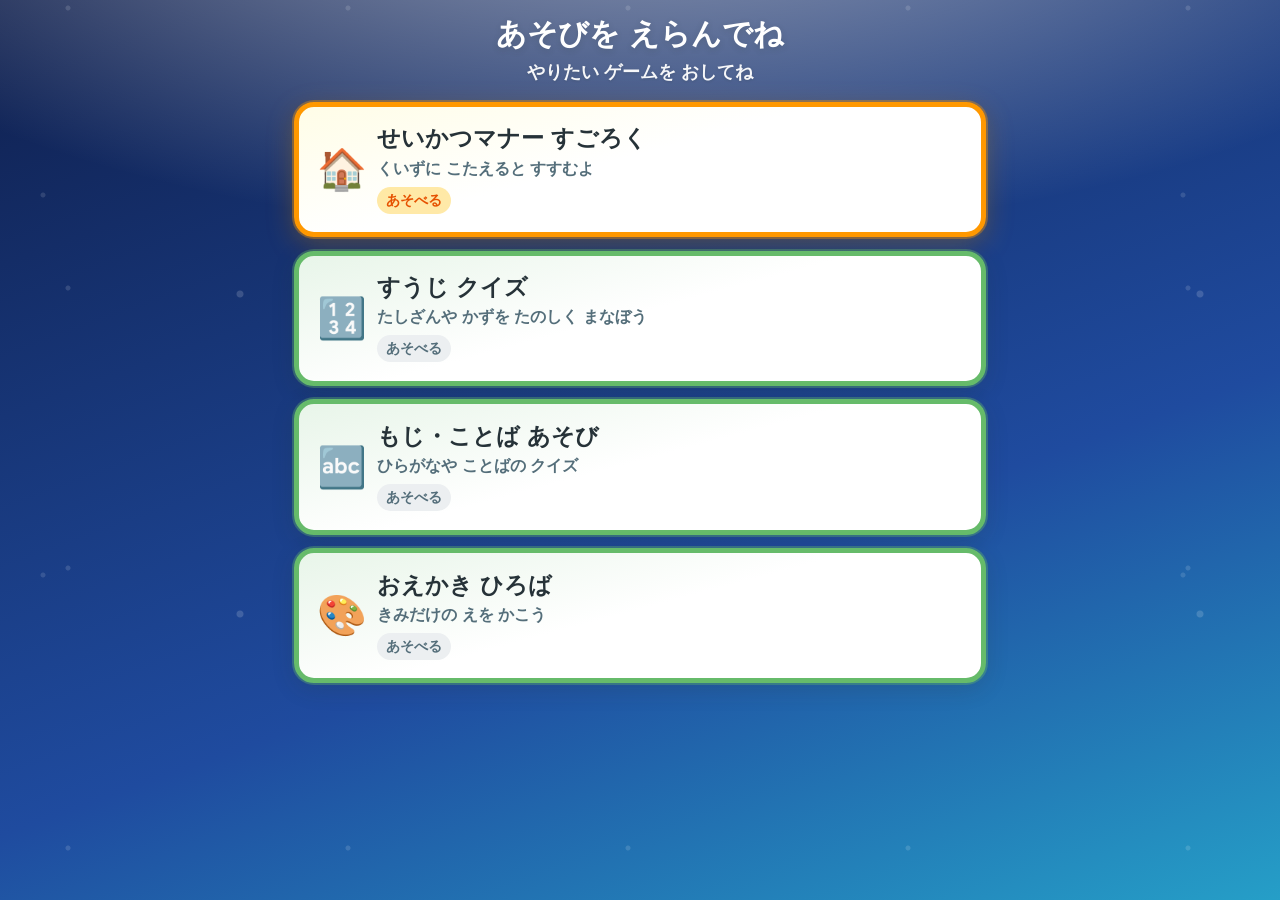
<file: games/index.html>
<!DOCTYPE html>
<html lang="ja">
<head>
  <meta charset="UTF-8" />
  <meta name="viewport" content="width=device-width, initial-scale=1, viewport-fit=cover" />
  <title>あそびを えらんでね</title>
  <link rel="icon" href="/favicon.svg" type="image/svg+xml" />
  <style>
    :root {
      --sky-top: #87ceeb;
      --sky-bottom: #b8e8ff;
      --grass: #6bc96b;
      --shadow: rgba(45, 58, 45, 0.18);
    }

    * {
      box-sizing: border-box;
    }

    html, body {
      margin: 0;
      min-height: 100%;
      font-family: "Hiragino Sans", "Hiragino Kaku Gothic ProN", "Yu Gothic UI", "Meiryo", sans-serif;
      color: #263238;
    }

    body {
      min-height: 100dvh;
      background:
        radial-gradient(130% 80% at 50% -20%, rgba(255, 255, 255, 0.65) 0%, rgba(255, 255, 255, 0) 58%),
        linear-gradient(160deg, #0f1f4d 0%, #1f4b9f 34%, #26a8cc 58%, #27b07f 100%);
      background-size: 100% 100%, 180% 180%;
      animation:
        bgShift 14s ease-in-out infinite alternate,
        dayNightFilter 300s linear infinite;
      padding: env(safe-area-inset-top, 0) env(safe-area-inset-right, 0) env(safe-area-inset-bottom, 0) env(safe-area-inset-left, 0);
      overflow-x: hidden;
      position: relative;
    }

    body::before {
      content: "";
      position: fixed;
      inset: -10%;
      pointer-events: none;
      background:
        radial-gradient(circle at 15% 20%, rgba(255, 255, 255, 0.23) 0 3px, transparent 4px),
        radial-gradient(circle at 70% 35%, rgba(255, 255, 255, 0.2) 0 2px, transparent 3px),
        radial-gradient(circle at 45% 75%, rgba(255, 255, 255, 0.18) 0 2px, transparent 3px);
      background-size: 320px 320px, 280px 280px, 380px 380px;
      opacity: 0.7;
      animation: sparkleMove 24s linear infinite;
      z-index: 0;
    }

    @keyframes bgShift {
      0% { background-position: 0 0, 0% 35%; }
      100% { background-position: 0 0, 100% 65%; }
    }

    @keyframes dayNightFilter {
      0%, 20% { filter: brightness(1) saturate(1); }
      45% { filter: brightness(0.88) saturate(1.05); }
      55% { filter: brightness(0.62) saturate(0.85); }
      80% { filter: brightness(0.88) saturate(1.02); }
      100% { filter: brightness(1) saturate(1); }
    }

    @keyframes sparkleMove {
      0% { transform: translate(0, 0); }
      100% { transform: translate(-36px, -22px); }
    }

    .page {
      position: relative;
      z-index: 1;
      max-width: 720px;
      margin: 0 auto;
      padding: 0.85rem 0.85rem 1.5rem;
    }

    h1 {
      margin: 0 0 0.35rem;
      font-size: clamp(1.35rem, 5.5vw, 1.9rem);
      font-weight: 900;
      text-align: center;
      color: #fff;
      text-shadow: 0 2px 6px var(--shadow);
    }

    .lead {
      margin: 0 0 1.1rem;
      font-size: clamp(0.95rem, 3.5vw, 1.1rem);
      font-weight: 700;
      text-align: center;
      color: rgba(255, 255, 255, 0.95);
      text-shadow: 0 1px 3px var(--shadow);
    }

    .game-list {
      list-style: none;
      margin: 0;
      padding: 0;
      display: flex;
      flex-direction: column;
      gap: 0.85rem;
    }

    .game-card {
      display: block;
      text-decoration: none;
      color: inherit;
      background: rgba(255, 255, 255, 0.95);
      border-radius: 1.25rem;
      padding: 1.1rem 1.15rem 1.15rem;
      box-shadow: 0 6px 22px var(--shadow);
      border: 5px solid rgba(255, 193, 7, 0.85);
      transition: transform 0.12s ease, box-shadow 0.12s ease;
      min-height: 5.5rem;
    }

    .game-card:active {
      transform: scale(0.98);
    }

    .game-card--primary {
      border-color: #ff9800;
      background: linear-gradient(165deg, #fffde7 0%, #fff 45%);
      box-shadow:
        0 0 0 2px rgba(255, 152, 0, 0.35),
        0 8px 28px rgba(255, 152, 0, 0.25),
        0 6px 22px var(--shadow);
    }

    .game-card--soon {
      border-style: dashed;
      border-color: #90a4ae;
      background: rgba(255, 255, 255, 0.88);
      opacity: 0.92;
    }

    .game-card--play {
      border-color: #66bb6a;
      border-style: solid;
      background: linear-gradient(165deg, #e8f5e9 0%, #fff 48%);
      box-shadow:
        0 0 0 2px rgba(102, 187, 106, 0.35),
        0 6px 22px var(--shadow);
      opacity: 1;
    }

    .game-card__row {
      display: flex;
      align-items: center;
      gap: 0.65rem;
    }

    .game-card__icon {
      font-size: clamp(1.85rem, 7vw, 2.5rem);
      line-height: 1;
      flex-shrink: 0;
    }

    .game-card__title {
      font-size: clamp(1.15rem, 4.5vw, 1.45rem);
      font-weight: 900;
      margin: 0 0 0.2rem;
      line-height: 1.25;
    }

    .game-card__desc {
      margin: 0;
      font-size: clamp(0.88rem, 3.2vw, 1.02rem);
      font-weight: 700;
      color: #546e7a;
      line-height: 1.4;
    }

    .badge {
      display: inline-block;
      margin-top: 0.45rem;
      padding: 0.25rem 0.55rem;
      font-size: clamp(0.78rem, 2.8vw, 0.88rem);
      font-weight: 800;
      border-radius: 999px;
      background: #eceff1;
      color: #546e7a;
    }

    .game-card--primary .badge {
      background: rgba(255, 193, 7, 0.35);
      color: #e65100;
    }

    @media (hover: hover) and (pointer: fine) {
      .game-card:hover {
        transform: translateY(-2px);
        box-shadow: 0 12px 32px var(--shadow);
      }
      .game-card--primary:hover {
        box-shadow:
          0 0 0 3px rgba(255, 152, 0, 0.45),
          0 14px 36px rgba(255, 152, 0, 0.3),
          0 8px 26px var(--shadow);
      }
    }
  </style>
</head>
<body>
  <div class="page">
    <h1>あそびを えらんでね</h1>
    <p class="lead">やりたい ゲームを おしてね</p>

    <ul class="game-list">
      <li>
        <a class="game-card game-card--primary" href="seikatsu-manner-game.html">
          <div class="game-card__row">
            <span class="game-card__icon" aria-hidden="true">🏠</span>
            <div>
              <p class="game-card__title">せいかつマナー すごろく</p>
              <p class="game-card__desc">くいずに こたえると すすむよ</p>
              <span class="badge">あそべる</span>
            </div>
          </div>
        </a>
      </li>
      <li>
        <a class="game-card game-card--play" href="suuji-quiz-game.html">
          <div class="game-card__row">
            <span class="game-card__icon" aria-hidden="true">🔢</span>
            <div>
              <p class="game-card__title">すうじ クイズ</p>
              <p class="game-card__desc">たしざんや かずを たのしく まなぼう</p>
              <span class="badge">あそべる</span>
            </div>
          </div>
        </a>
      </li>
      <li>
        <a class="game-card game-card--play" href="moji-kotoba-game.html">
          <div class="game-card__row">
            <span class="game-card__icon" aria-hidden="true">🔤</span>
            <div>
              <p class="game-card__title">もじ・ことば あそび</p>
              <p class="game-card__desc">ひらがなや ことばの クイズ</p>
              <span class="badge">あそべる</span>
            </div>
          </div>
        </a>
      </li>
      <li>
        <a class="game-card game-card--play" href="oekaki-hiroba.html">
          <div class="game-card__row">
            <span class="game-card__icon" aria-hidden="true">🎨</span>
            <div>
              <p class="game-card__title">おえかき ひろば</p>
              <p class="game-card__desc">きみだけの えを かこう</p>
              <span class="badge">あそべる</span>
            </div>
          </div>
        </a>
      </li>
    </ul>
  </div>
</body>
</html>
</file>
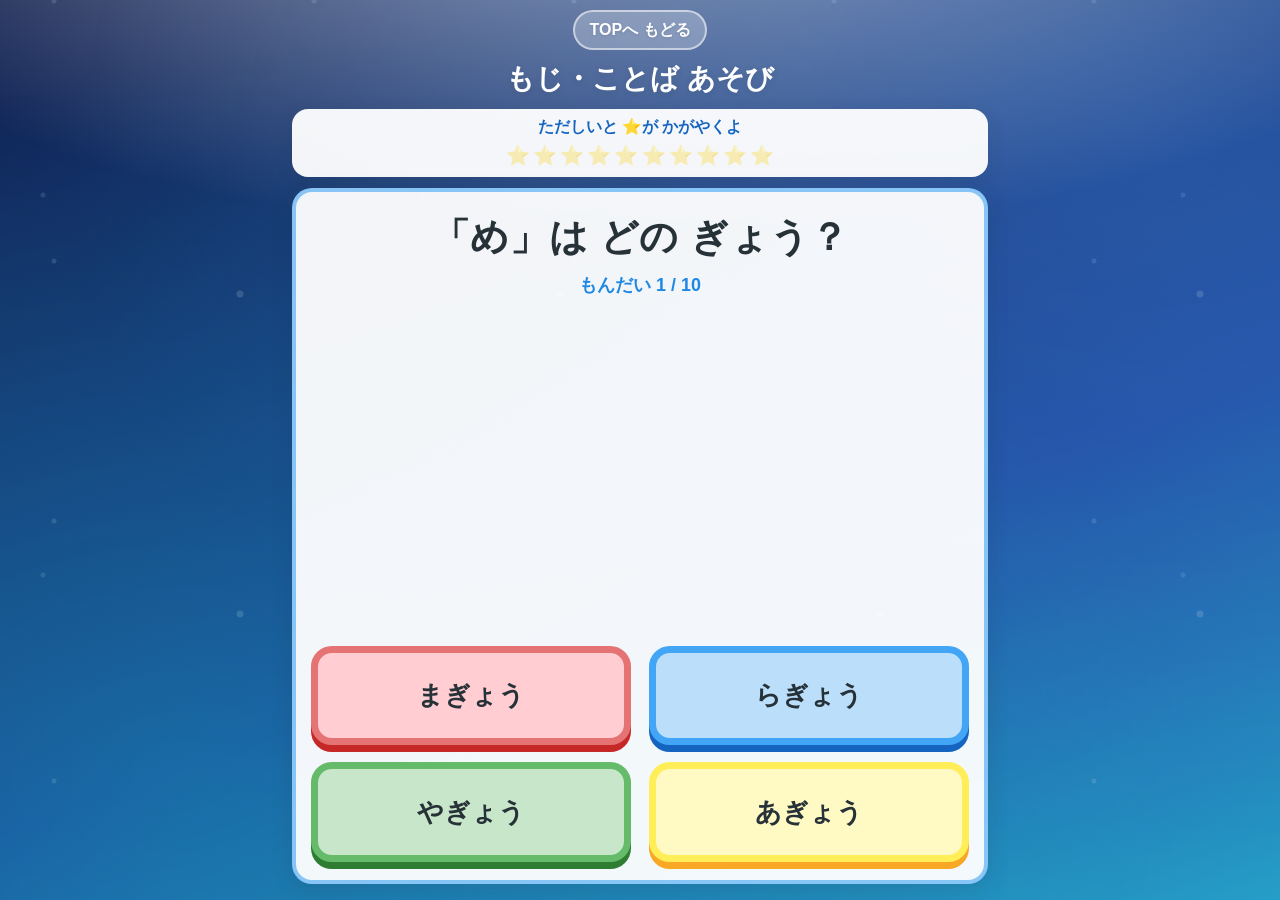
<file: games/moji-kotoba-game.html>
<!DOCTYPE html>
<html lang="ja">
<head>
  <meta charset="UTF-8" />
  <meta name="viewport" content="width=device-width, initial-scale=1, viewport-fit=cover" />
  <title>もじ・ことば あそび</title>
  <link rel="icon" href="/favicon.svg" type="image/svg+xml" />
  <link rel="stylesheet" href="quiz-common.css" />
  <style>
    :root {
      --sky-top: #90caf9;
      --sky-bottom: #bbdefb;
      --field: #81c784;
      --field-dark: #43a047;
      --panel: rgba(255, 255, 255, 0.95);
      --text: #263238;
      --shadow: rgba(38, 50, 56, 0.14);
    }

    * {
      box-sizing: border-box;
    }

    html, body {
      margin: 0;
      min-height: 100%;
      font-family: "Hiragino Sans", "Hiragino Kaku Gothic ProN", "Yu Gothic UI", "Meiryo", sans-serif;
      color: var(--text);
      -webkit-tap-highlight-color: transparent;
    }

    body {
      display: flex;
      flex-direction: column;
      min-height: 100dvh;
      background:
        radial-gradient(130% 80% at 50% -20%, rgba(255, 255, 255, 0.65) 0%, rgba(255, 255, 255, 0) 58%),
        linear-gradient(160deg, #0f1f4d 0%, #1f4b9f 34%, #26a8cc 58%, #27b07f 100%);
      background-size: 100% 100%, 180% 180%;
      animation:
        bgShift 14s ease-in-out infinite alternate,
        dayNightFilter 300s linear infinite;
      padding: env(safe-area-inset-top, 0) env(safe-area-inset-right, 0) env(safe-area-inset-bottom, 0) env(safe-area-inset-left, 0);
    }

    @keyframes bgShift {
      0% { background-position: 0 0, 0% 35%; }
      100% { background-position: 0 0, 100% 65%; }
    }

    @keyframes dayNightFilter {
      0%, 20% { filter: brightness(1) saturate(1); }
      45% { filter: brightness(0.88) saturate(1.05); }
      55% { filter: brightness(0.62) saturate(0.85); }
      80% { filter: brightness(0.88) saturate(1.02); }
      100% { filter: brightness(1) saturate(1); }
    }

    .wrap {
      flex: 1;
      display: flex;
      flex-direction: column;
      max-width: 720px;
      width: 100%;
      margin: 0 auto;
      padding: 0.65rem 0.75rem 1rem;
      gap: 0.65rem;
    }

    .top-back {
      display: inline-flex;
      align-self: center;
      padding: 0.45rem 0.9rem;
      font-size: clamp(0.88rem, 3.2vw, 1rem);
      font-weight: 800;
      color: #fff;
      text-decoration: none;
      text-shadow: 0 1px 3px var(--shadow);
      border-radius: 999px;
      background: rgba(255, 255, 255, 0.25);
      border: 2px solid rgba(255, 255, 255, 0.55);
    }

    .top-back:active {
      opacity: 0.88;
      transform: scale(0.98);
    }

    h1 {
      margin: 0;
      font-size: clamp(1.25rem, 5vw, 1.75rem);
      text-align: center;
      color: #fff;
      text-shadow: 0 2px 6px var(--shadow);
      font-weight: 900;
    }

    .progress-strip {
      background: var(--panel);
      border-radius: 1rem;
      padding: 0.55rem 0.65rem 0.65rem;
      box-shadow: 0 4px 18px var(--shadow);
    }

    .progress-strip > p {
      margin: 0 0 0.35rem;
      font-size: clamp(0.82rem, 3vw, 0.98rem);
      font-weight: 700;
      text-align: center;
      color: #1565c0;
    }

    .stars {
      display: flex;
      justify-content: center;
      gap: 0.2rem;
      flex-wrap: wrap;
    }

    .star {
      font-size: clamp(0.95rem, 3.8vw, 1.2rem);
      opacity: 0.35;
      transition: opacity 0.25s ease, transform 0.25s ease;
    }

    .star.on {
      opacity: 1;
      transform: scale(1.15);
    }

    .quiz-panel {
      flex: 1;
      display: flex;
      flex-direction: column;
      justify-content: center;
      background: var(--panel);
      border-radius: 1.25rem;
      padding: 1.1rem 0.95rem 1.15rem;
      box-shadow: 0 6px 22px var(--shadow);
      min-height: 10rem;
      border: 4px solid rgba(100, 181, 246, 0.75);
    }

    .question {
      font-size: clamp(1.45rem, 6.2vw, 2.35rem);
      font-weight: 800;
      line-height: 1.5;
      text-align: center;
      margin: 0 0 0.45rem;
      letter-spacing: 0.02em;
    }

    .progress-text {
      text-align: center;
      font-size: clamp(0.95rem, 3.5vw, 1.12rem);
      font-weight: 700;
      color: #1e88e5;
      margin: 0 0 0.55rem;
    }

    .choices {
      display: grid;
      grid-template-columns: 1fr 1fr;
      gap: 0.95rem;
      margin-top: auto;
      padding-top: 0.35rem;
    }

    @media (min-width: 520px) {
      .choices {
        gap: 1.1rem;
      }
    }

    .choice-btn {
      display: flex;
      align-items: center;
      justify-content: center;
      text-align: center;
      min-height: 6.2rem;
      padding: 1rem 0.65rem;
      font-size: clamp(1.3rem, 5.2vw, 1.65rem);
      font-weight: 800;
      border: 7px solid var(--choice-border, #90a4ae);
      border-radius: 1.3rem;
      background: var(--choice-bg, #eceff1);
      color: var(--text);
      cursor: pointer;
      touch-action: manipulation;
      box-shadow: 0 7px 0 var(--choice-shadow, #78909c);
      transition: transform 0.12s ease, box-shadow 0.12s ease, filter 0.12s ease;
    }

    .choices .choice-btn:nth-child(1) {
      --choice-bg: #ffcdd2;
      --choice-border: #e57373;
      --choice-shadow: #c62828;
    }

    .choices .choice-btn:nth-child(2) {
      --choice-bg: #bbdefb;
      --choice-border: #42a5f5;
      --choice-shadow: #1565c0;
    }

    .choices .choice-btn:nth-child(3) {
      --choice-bg: #c8e6c9;
      --choice-border: #66bb6a;
      --choice-shadow: #2e7d32;
    }

    .choices .choice-btn:nth-child(4) {
      --choice-bg: #fff9c4;
      --choice-border: #ffee58;
      --choice-shadow: #f9a825;
    }

    @media (hover: hover) and (pointer: fine) {
      .choice-btn:hover:not(:disabled) {
        transform: scale(1.04) translateY(-2px);
        filter: brightness(1.03);
      }
    }

    .choice-btn:active:not(:disabled) {
      transform: translateY(5px) scale(1.01);
      box-shadow: 0 2px 0 var(--choice-shadow, #78909c);
    }

    .choice-btn:disabled {
      opacity: 0.55;
      cursor: default;
    }

    .choice-btn.wrong-shake {
      animation: wrongShake 0.62s ease-in-out;
    }

    @keyframes wrongShake {
      0%, 100% { transform: translateX(0) rotate(0deg); }
      15% { transform: translateX(-12px) rotate(-2deg); }
      30% { transform: translateX(10px) rotate(2deg); }
      45% { transform: translateX(-8px) rotate(-1deg); }
      60% { transform: translateX(6px) rotate(1deg); }
    }

    .finish-panel {
      text-align: center;
      background: linear-gradient(165deg, #e3f2fd 0%, #e8f5e9 100%);
      border: 6px solid #42a5f5;
      border-radius: 1.25rem;
      padding: 1.35rem 1rem;
      box-shadow: 0 8px 28px var(--shadow);
    }

    .finish-panel .big {
      font-size: clamp(2rem, 8.5vw, 3rem);
      font-weight: 900;
      margin: 0 0 0.5rem;
      color: #0d47a1;
    }

    .finish-msg {
      font-size: clamp(1.1rem, 4.2vw, 1.45rem);
      font-weight: 700;
      margin: 0 0 1rem;
      color: #2e7d32;
    }

    .restart-btn {
      min-height: 3.4rem;
      padding: 0 1.6rem;
      font-size: clamp(1.05rem, 4.2vw, 1.3rem);
      font-weight: 800;
      border: 4px solid #1565c0;
      border-radius: 999px;
      background: #90caf9;
      color: #0d47a1;
      cursor: pointer;
      box-shadow: 0 4px 0 #1565c0;
    }

    .restart-btn:active {
      transform: translateY(2px);
      box-shadow: 0 2px 0 #1565c0;
    }

    .overlay {
      position: fixed;
      inset: 0;
      z-index: 60;
      display: flex;
      align-items: center;
      justify-content: center;
      background: rgba(0, 0, 0, 0.28);
      opacity: 0;
      pointer-events: none;
      transition: opacity 0.18s ease;
    }

    .overlay.show {
      opacity: 1;
      pointer-events: auto;
    }

    .overlay.ok {
      background: radial-gradient(circle at 50% 35%, rgba(255, 249, 196, 0.9), rgba(255, 213, 79, 0.4), rgba(0, 0, 0, 0.25));
    }

    .overlay.ng {
      background: radial-gradient(ellipse 100% 70% at 50% 100%, rgba(69, 90, 100, 0.55), rgba(0, 0, 0, 0.35));
    }

    .overlay-card {
      background: #fff;
      border-radius: 1.4rem;
      padding: 1.4rem 1.6rem;
      max-width: 90vw;
      text-align: center;
      box-shadow: 0 14px 44px rgba(0, 0, 0, 0.22);
      border: 5px solid #64b5f6;
    }

    .overlay.ng .overlay-card {
      border-color: #78909c;
      background: linear-gradient(180deg, #eceff1, #cfd8dc);
    }

    .overlay-card h2 {
      margin: 0 0 0.35rem;
      font-size: clamp(1.75rem, 7vw, 2.6rem);
      font-weight: 900;
    }

    .overlay.ok h2 {
      color: #0d47a1;
    }

    .overlay.ng h2 {
      color: #37474f;
    }

    .overlay-card p {
      margin: 0;
      font-size: clamp(1.05rem, 4vw, 1.35rem);
      font-weight: 700;
    }

    .buzzer {
      font-size: clamp(1.35rem, 5.5vw, 1.85rem);
      font-weight: 900;
      color: #455a64;
      margin-bottom: 0.35rem;
      letter-spacing: 0.1em;
    }

    .hidden {
      display: none !important;
    }
  </style>
</head>
<body>
  <div class="wrap">
    <a class="top-back" href="/">TOPへ もどる</a>
    <h1>もじ・ことば あそび</h1>

    <div class="progress-strip" id="progressStrip" aria-label="すすみかた">
      <p>ただしいと ⭐が かがやくよ</p>
      <div class="stars" id="stars"></div>
    </div>

    <section class="quiz-panel" id="quizPanel">
      <p class="question" id="questionText"></p>
      <p class="progress-text" id="progressText"></p>
      <div class="choices" id="choices"></div>
    </section>

    <section class="quiz-panel finish-panel hidden" id="finishPanel" aria-live="polite">
      <p class="big">おわった！🌟</p>
      <p class="finish-msg">もじ・ことば とくいだね！すごい！</p>
      <button type="button" class="restart-btn" id="restartBtn">もういちど あそぶ</button>
    </section>
  </div>

  <div class="overlay" id="overlay" aria-live="assertive">
    <div class="confetti-layer hidden" id="confettiLayer" aria-hidden="true"></div>
    <div class="overlay-card" id="overlayCard">
      <div class="sparkles hidden" id="sparklesLine" aria-hidden="true">やったね！<br />すごーい！</div>
      <h2 id="overlayTitle"></h2>
      <p class="buzzer hidden" id="buzzerLine">ぶぶーーーー</p>
      <p id="overlaySub"></p>
    </div>
  </div>

  <script src="quiz-effects.js"></script>
  <script>
    (function () {
      "use strict";

      var ROUNDS = 10;

      var POOL = [
        { q: "「ねこ」の さいしょの もじは？", choices: ["ね", "こ", "ま", "い"], i: 0 },
        { q: "「いぬ」の さいごの もじは？", choices: ["い", "ぬ", "う", "の"], i: 1 },
        { q: "「うみ」の ひらがな は なんもじ？", choices: ["2つ", "3つ", "4つ", "5つ"], i: 0 },
        { q: "「やま」の さいしょの もじは？", choices: ["ま", "や", "あ", "ゆ"], i: 1 },
        { q: "「さくら」の ひらがな は なんもじ？", choices: ["2つ", "3つ", "4つ", "5つ"], i: 2 },
        { q: "「くるま」の さいごの もじは？", choices: ["く", "る", "ま", "あ"], i: 2 },
        { q: "「てんき」の 2ばんめの もじは？", choices: ["て", "ん", "き", "に"], i: 1 },
        { q: "「かぞく」の さいしょの もじは？", choices: ["か", "ぞ", "く", "こ"], i: 0 },
        { q: "「とり」の ひらがな は なんもじ？", choices: ["2つ", "3つ", "1つ", "4つ"], i: 0 },
        { q: "「はな」の さいごの もじは？", choices: ["は", "な", "に", "の"], i: 1 },
        { q: "「そら」の さいしょの もじは？", choices: ["ら", "そ", "さ", "し"], i: 1 },
        { q: "「かさ」の ひらがな は なんもじ？", choices: ["2つ", "3つ", "4つ", "1つ"], i: 0 },
        { q: "「でんしゃ」の さいしょの もじは？", choices: ["で", "し", "ゃ", "ん"], i: 0 },
        { q: "「がっこう」の さいごの もじは？", choices: ["う", "こ", "が", "っ"], i: 0 },
        { q: "「りんご」の 3ばんめの もじは？", choices: ["り", "ん", "ご", "め"], i: 2 },
        { q: "「みず」の さいしょの もじは？", choices: ["み", "ず", "ま", "む"], i: 0 },
        { q: "「もり」の ひらがな は なんもじ？", choices: ["2つ", "3つ", "4つ", "1つ"], i: 0 },
        { q: "「ほし」の さいごの もじは？", choices: ["ほ", "し", "そ", "せ"], i: 1 },
        { q: "「つき」の 1ばんめの もじは？", choices: ["き", "つ", "た", "ち"], i: 1 },
        { q: "「ひこうき」の さいしょの もじは？", choices: ["ひ", "こ", "う", "き"], i: 0 },
        { q: "「き」は どの ぎょう？", choices: ["かぎょう", "さぎょう", "たぎょう", "はぎょう"], i: 0 },
        { q: "「め」は どの ぎょう？", choices: ["まぎょう", "あぎょう", "やぎょう", "らぎょう"], i: 0 },
        { q: "「ろ」は どの ぎょう？", choices: ["さぎょう", "らぎょう", "わぎょう", "やぎょう"], i: 1 },
        { q: "「ぬ」は どの ぎょう？", choices: ["なぎょう", "まぎょう", "たぎょう", "はぎょう"], i: 0 },
        { q: "「れ」は どの ぎょう？", choices: ["らぎょう", "やぎょう", "わぎょう", "あぎょう"], i: 0 },
        { q: "「わ」は どの ぎょう？", choices: ["わぎょう", "らぎょう", "あぎょう", "やぎょう"], i: 0 },
        { q: "「あめ」の 「あ」の おくには なにが つづく？", choices: ["め", "え", "お", "う"], i: 0 },
        { q: "「かお」の さいしょの もじは？", choices: ["か", "お", "き", "け"], i: 0 },
        { q: "「おて」の さいしょは？", choices: ["お", "て", "と", "こ"], i: 0 },
        { q: "「にじ」の ひらがな は なんもじ？", choices: ["2つ", "3つ", "4つ", "1つ"], i: 0 },
        { q: "「くも」の さいごの もじは？", choices: ["く", "も", "お", "め"], i: 1 },
        { q: "「いす」の 2ばんめの もじは？", choices: ["い", "す", "し", "う"], i: 1 },
        { q: "「えほん」の さいしょの もじは？", choices: ["え", "ほ", "ん", "お"], i: 0 },
        { q: "「ひる」の ひらがな は なんもじ？", choices: ["2つ", "3つ", "1つ", "4つ"], i: 0 },
        { q: "「よる」の さいごの もじは？", choices: ["よ", "る", "ろ", "れ"], i: 1 },
        { q: "「かぜ」の さいしょの もじは？", choices: ["か", "ぜ", "き", "く"], i: 0 },
        { q: "「ゆき」の ひらがな は なんもじ？", choices: ["2つ", "3つ", "4つ", "1つ"], i: 0 },
        { q: "「はれ」の さいごの もじは？", choices: ["は", "れ", "ろ", "る"], i: 1 },
        { q: "「あさ」の 1ばんめの もじは？", choices: ["あ", "さ", "い", "え"], i: 0 },
        { q: "「みどり」の ひらがな は なんもじ？", choices: ["2つ", "3つ", "4つ", "5つ"], i: 2 },
        { q: "「むし」の さいしょの もじは？", choices: ["む", "し", "み", "め"], i: 0 },
        { q: "「おはよう」の ひらがな は なんもじ？", choices: ["3つ", "4つ", "5つ", "6つ"], i: 1 },
        { q: "「かぞく」の さいごの もじは？", choices: ["く", "ぞ", "か", "こ"], i: 0 }
      ];

      var state = {
        round: [],
        idx: 0,
        okCount: 0,
        lock: false,
        ctx: null
      };

      var els = {
        stars: document.getElementById("stars"),
        quizPanel: document.getElementById("quizPanel"),
        finishPanel: document.getElementById("finishPanel"),
        questionText: document.getElementById("questionText"),
        progressText: document.getElementById("progressText"),
        choices: document.getElementById("choices"),
        restartBtn: document.getElementById("restartBtn"),
        overlay: document.getElementById("overlay"),
        overlayCard: document.getElementById("overlayCard"),
        overlayTitle: document.getElementById("overlayTitle"),
        overlaySub: document.getElementById("overlaySub"),
        buzzerLine: document.getElementById("buzzerLine"),
        sparklesLine: document.getElementById("sparklesLine"),
        confettiLayer: document.getElementById("confettiLayer")
      };

      function shufflePick() {
        var ix = [];
        for (var i = 0; i < POOL.length; i++) ix.push(i);
        for (var j = ix.length - 1; j > 0; j--) {
          var r = Math.floor(Math.random() * (j + 1));
          var t = ix[j];
          ix[j] = ix[r];
          ix[r] = t;
        }
        var out = [];
        for (var k = 0; k < ROUNDS; k++) out.push(POOL[ix[k]]);
        return out;
      }

      function pinpon() {
        try {
          if (window.KidsQuizEffects && window.KidsQuizEffects.playPinpon) {
            window.KidsQuizEffects.playPinpon(state);
          }
        } catch (e) {}
      }

      function bubuu() {
        try {
          if (window.KidsQuizEffects && window.KidsQuizEffects.playBubuu) {
            window.KidsQuizEffects.playBubuu(state);
          }
        } catch (e) {}
      }

      function buildStars() {
        els.stars.innerHTML = "";
        for (var s = 0; s < ROUNDS; s++) {
          var sp = document.createElement("span");
          sp.className = "star";
          sp.textContent = "⭐";
          sp.setAttribute("aria-hidden", "true");
          els.stars.appendChild(sp);
        }
      }

      function updateStars() {
        var nodes = els.stars.querySelectorAll(".star");
        for (var i = 0; i < nodes.length; i++) {
          nodes[i].classList.toggle("on", i < state.okCount);
        }
      }

      function showOverlay(ok, title, sub, ms, done) {
        if (!(window.KidsQuizEffects && window.KidsQuizEffects.showOverlay)) {
          if (done) done();
          return;
        }
        window.KidsQuizEffects.showOverlay({
          overlay: els.overlay,
          titleEl: els.overlayTitle,
          subEl: els.overlaySub,
          buzzerEl: els.buzzerLine,
          ok: ok,
          title: title,
          sub: sub,
          durationMs: ms,
          beforeShow: function (isOk) {
            if (!els.overlayCard) return;
            els.overlayCard.classList.toggle("correct-burst", isOk);
            if (els.sparklesLine) els.sparklesLine.classList.toggle("hidden", !isOk);
            if (isOk && els.confettiLayer && window.KidsQuizEffects.burstConfetti) {
              window.KidsQuizEffects.burstConfetti(els.confettiLayer, 28);
            }
          },
          afterHide: function () {
            if (!els.overlayCard) return;
            els.overlayCard.classList.remove("correct-burst");
            if (els.sparklesLine) els.sparklesLine.classList.add("hidden");
            if (els.confettiLayer) {
              els.confettiLayer.classList.add("hidden");
              els.confettiLayer.innerHTML = "";
            }
          },
          onDone: done
        });
      }

      function renderQ() {
        var q = state.round[state.idx];
        els.questionText.textContent = q.q;
        els.progressText.textContent = "もんだい " + (state.idx + 1) + " / " + ROUNDS;
        els.choices.innerHTML = "";
        state.lock = false;
        var order = [];
        for (var i = 0; i < q.choices.length; i++) order.push(i);
        for (var j = order.length - 1; j > 0; j--) {
          var r = Math.floor(Math.random() * (j + 1));
          var t = order[j];
          order[j] = order[r];
          order[r] = t;
        }
        for (var c = 0; c < order.length; c++) {
          (function (n) {
            var b = document.createElement("button");
            b.type = "button";
            b.className = "choice-btn";
            b.textContent = q.choices[n];
            b.setAttribute("aria-label", q.choices[n]);
            bindChoiceAction(b, function () { pick(n, b); });
            els.choices.appendChild(b);
          })(order[c]);
        }
      }

      function bindChoiceAction(btn, onPick) {
        var handledByTouch = false;
        btn.addEventListener("touchend", function (ev) {
          handledByTouch = true;
          ev.preventDefault();
          onPick();
          window.setTimeout(function () {
            handledByTouch = false;
          }, 400);
        }, { passive: false });
        btn.addEventListener("click", function () {
          if (handledByTouch) return;
          onPick();
        });
      }

      function setDisabled(d) {
        var bs = els.choices.querySelectorAll(".choice-btn");
        for (var i = 0; i < bs.length; i++) bs[i].disabled = d;
      }

      function pick(n, btn) {
        if (state.lock) return;
        var q = state.round[state.idx];
        var ok = n === q.i;
        state.lock = true;
        setDisabled(true);
        if (ok) {
          pinpon();
          showOverlay(true, "せいかい！", "よくできたね！", 1650, function () {
            state.okCount++;
            updateStars();
            state.idx++;
            if (state.idx >= ROUNDS) {
              els.quizPanel.classList.add("hidden");
              els.finishPanel.classList.remove("hidden");
            } else {
              setDisabled(false);
              state.lock = false;
              renderQ();
            }
          });
        } else {
          bubuu();
          btn.classList.add("wrong-shake");
          window.setTimeout(function () {
            btn.classList.remove("wrong-shake");
          }, 650);
          showOverlay(false, "ざんねん！", "もういちど えらんでね", 1680, function () {
            setDisabled(false);
            state.lock = false;
          });
        }
      }

      function start() {
        state.round = shufflePick();
        state.idx = 0;
        state.okCount = 0;
        state.lock = false;
        buildStars();
        updateStars();
        els.finishPanel.classList.add("hidden");
        els.quizPanel.classList.remove("hidden");
        renderQ();
      }

      els.restartBtn.addEventListener("click", start);
      start();
    })();
  </script>
</body>
</html>
</file>
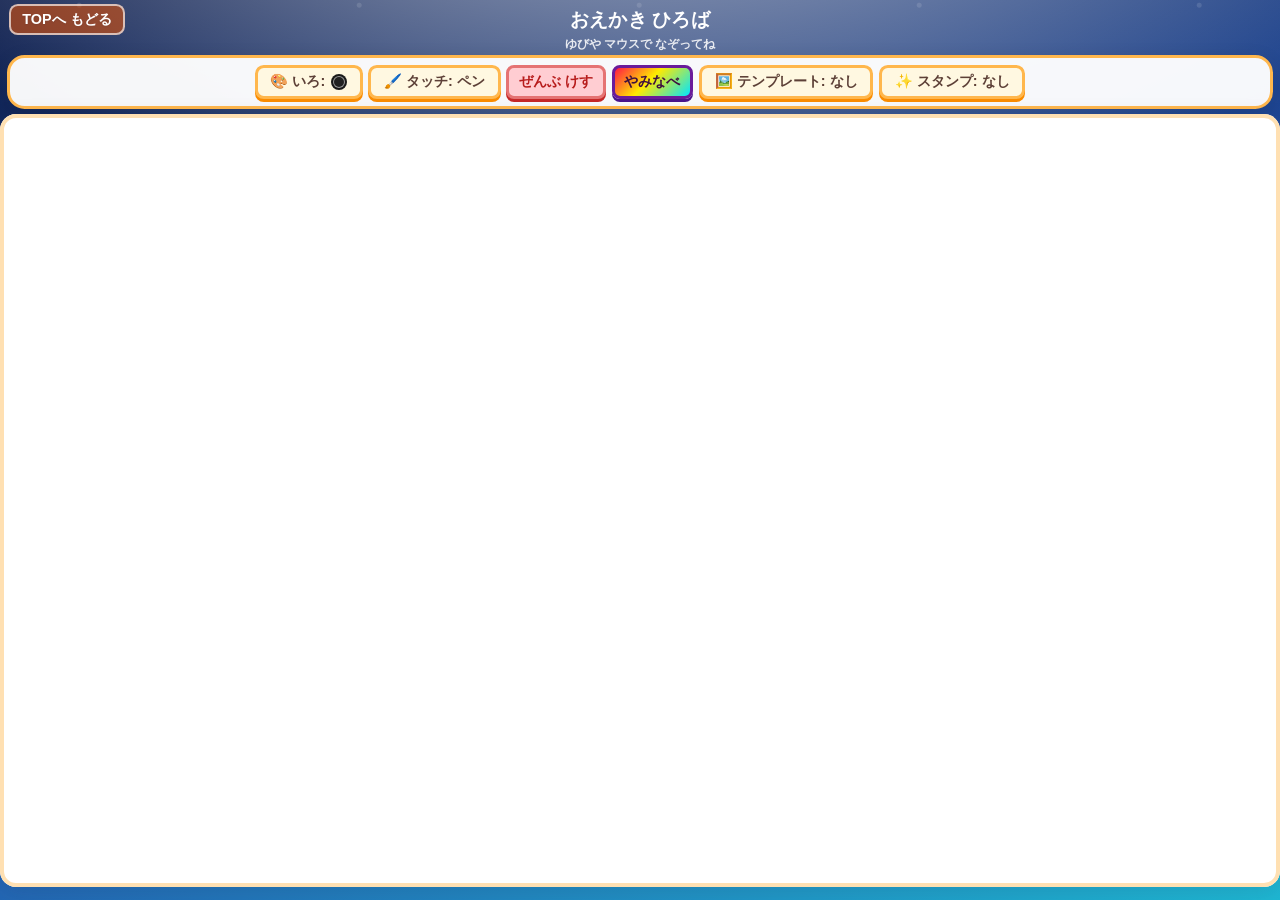
<file: games/oekaki-hiroba.html>
<!DOCTYPE html>
<html lang="ja">
<head>
  <meta charset="UTF-8" />
  <meta name="viewport" content="width=device-width, initial-scale=1, maximum-scale=1, user-scalable=no, viewport-fit=cover" />
  <title>おえかき ひろば</title>
  <link rel="icon" href="/favicon.svg" type="image/svg+xml" />
  <style>
    :root {
      --bg1: #ffe0b2;
      --bg2: #ffcc80;
      --panel: rgba(255, 255, 255, 0.96);
      --ink: #263238;
      --shadow: rgba(38, 50, 56, 0.12);
    }

    * {
      box-sizing: border-box;
    }

    html, body {
      margin: 0;
      height: 100%;
      font-family: "Hiragino Sans", "Hiragino Kaku Gothic ProN", "Yu Gothic UI", "Meiryo", sans-serif;
      color: var(--ink);
      -webkit-tap-highlight-color: transparent;
      touch-action: manipulation;
    }

    body {
      min-height: 100dvh;
      height: 100dvh;
      display: flex;
      flex-direction: column;
      background:
        radial-gradient(120% 80% at 50% -20%, rgba(255,255,255,0.7) 0%, rgba(255,255,255,0) 56%),
        linear-gradient(160deg, #0f1f4d 0%, #2454ad 32%, #1eb9d4 56%, #2dc57a 100%);
      background-size: 100% 100%, 180% 180%;
      animation:
        oekakiSkyShift 16s ease-in-out infinite alternate,
        dayNightFilter 300s linear infinite;
      padding:
        env(safe-area-inset-top, 0)
        env(safe-area-inset-right, 0)
        max(0.45rem, env(safe-area-inset-bottom, 0))
        env(safe-area-inset-left, 0);
      position: relative;
      overflow: hidden;
    }

    body::before {
      content: "";
      position: fixed;
      inset: -10%;
      pointer-events: none;
      z-index: 0;
      background:
        radial-gradient(circle at 20% 25%, rgba(255,255,255,0.2) 0 3px, transparent 4px),
        radial-gradient(circle at 74% 34%, rgba(255,255,255,0.2) 0 2px, transparent 3px),
        radial-gradient(circle at 48% 78%, rgba(255,255,255,0.18) 0 2px, transparent 3px);
      background-size: 340px 340px, 280px 280px, 400px 400px;
      opacity: 0.62;
      animation: oekakiSparkleMove 24s linear infinite;
    }

    @keyframes oekakiSkyShift {
      0% { background-position: 0 0, 0% 38%; }
      100% { background-position: 0 0, 100% 62%; }
    }

    @keyframes dayNightFilter {
      0%, 20% { filter: brightness(1) saturate(1); }
      45% { filter: brightness(0.88) saturate(1.05); }
      55% { filter: brightness(0.62) saturate(0.85); }
      80% { filter: brightness(0.88) saturate(1.02); }
      100% { filter: brightness(1) saturate(1); }
    }

    @keyframes oekakiSparkleMove {
      0% { transform: translate(0, 0); }
      100% { transform: translate(-38px, -24px); }
    }

    .header {
      position: relative;
      z-index: 1;
      flex-shrink: 0;
      padding: 0.22rem 0.55rem 0.12rem;
      text-align: center;
    }

    .top-back {
      display: inline-flex;
      align-items: center;
      justify-content: center;
      position: absolute;
      left: 0.55rem;
      top: 0.22rem;
      margin: 0;
      padding: 0.28rem 0.72rem;
      font-size: clamp(0.75rem, 2.9vw, 0.9rem);
      font-weight: 800;
      color: #fff;
      text-decoration: none;
      text-shadow: 0 1px 2px var(--shadow);
      border-radius: 0.55rem;
      background: rgba(230, 81,0, 0.55);
      border: 2px solid rgba(255, 255, 255, 0.65);
    }

    .top-back:active {
      opacity: 0.9;
      transform: scale(0.98);
    }

    h1 {
      margin: 0 auto;
      min-height: 2rem;
      display: inline-flex;
      align-items: center;
      justify-content: center;
      font-size: clamp(0.98rem, 3.8vw, 1.18rem);
      font-weight: 700;
      color: #ffffff;
      letter-spacing: 0.01em;
      text-shadow: none;
    }

    .hint {
      margin: 0.04rem 0 0;
      font-size: clamp(0.68rem, 2.3vw, 0.76rem);
      font-weight: 600;
      color: rgba(255, 255, 255, 0.86);
    }

    .toolbar {
      position: relative;
      z-index: 1;
      flex-shrink: 0;
      margin: 0 0.45rem 0.3rem;
      padding: 0.42rem 0.4rem 0.45rem;
      background: var(--panel);
      border-radius: 1.1rem;
      box-shadow: 0 4px 18px var(--shadow);
      border: 3px solid #ffb74d;
      display: flex;
      flex-wrap: wrap;
      align-items: center;
      justify-content: center;
      gap: 0.35rem;
    }

    .menu-btn {
      min-height: 2.1rem;
      padding: 0 0.8rem;
      border: 3px solid #ffb74d;
      border-radius: 0.55rem;
      background: #fff8e1;
      color: #5d4037;
      font-size: clamp(0.75rem, 2.8vw, 0.9rem);
      font-weight: 800;
      cursor: pointer;
      box-shadow: 0 3px 0 #fb8c00;
      display: inline-flex;
      align-items: center;
      gap: 0.35rem;
    }

    .color-chip {
      width: 1rem;
      height: 1rem;
      border-radius: 999px;
      border: 2px solid rgba(0, 0, 0, 0.25);
      box-shadow: inset 0 0 0 1px rgba(255, 255, 255, 0.55);
      display: inline-block;
      vertical-align: middle;
      flex-shrink: 0;
    }

    .color-chip.eraser {
      background: linear-gradient(135deg, #eceff1 45%, #b0bec5 45%, #b0bec5 55%, #eceff1 55%);
    }

    .menu-btn:active {
      transform: translateY(2px);
      box-shadow: 0 1px 0 #fb8c00;
    }

    .popup {
      position: fixed;
      inset: 0;
      display: none;
      align-items: center;
      justify-content: center;
      padding: 0.75rem;
      z-index: 30;
      background: rgba(20, 18, 16, 0.42);
    }

    .popup.on {
      display: flex;
    }

    .popup-card {
      width: min(840px, 96vw);
      max-width: 840px;
      min-width: min(320px, 96vw);
      max-height: 84dvh;
      background: #fffef8;
      border: 3px solid #ffb74d;
      border-radius: 1rem;
      box-shadow: 0 16px 40px rgba(0, 0, 0, 0.26);
      overflow: hidden;
      display: flex;
      flex-direction: column;
    }

    .popup-head {
      display: flex;
      align-items: center;
      justify-content: space-between;
      gap: 0.6rem;
      padding: 0.5rem 0.7rem;
      background: #fff3e0;
      border-bottom: 2px solid #ffcc80;
    }

    .popup-title {
      margin: 0;
      font-size: clamp(0.82rem, 3vw, 1rem);
      color: #6d4c41;
      font-weight: 900;
    }

    .popup-close {
      min-height: 1.9rem;
      padding: 0 0.55rem;
      border-radius: 0.55rem;
      border: 2px solid #ef9a9a;
      background: #ffcdd2;
      color: #b71c1c;
      font-weight: 900;
      cursor: pointer;
    }

    .popup-body {
      padding: 0.55rem;
      overflow: auto;
      display: flex;
      flex-wrap: wrap;
      align-content: flex-start;
      gap: 0.45rem;
    }

    .swatch {
      width: 2.15rem;
      height: 2.15rem;
      border-radius: 50%;
      border: 4px solid rgba(0, 0, 0, 0.12);
      cursor: pointer;
      padding: 0;
      box-shadow: 0 3px 0 rgba(0, 0, 0, 0.15);
      transition: transform 0.1s ease;
    }

    .swatch:active {
      transform: scale(0.92);
    }

    .swatch.on {
      outline: 4px solid #ff6f00;
      outline-offset: 2px;
      transform: scale(1.08);
    }

    .swatch[data-c="eraser"] {
      background: linear-gradient(135deg, #eceff1 45%, #b0bec5 45%, #b0bec5 55%, #eceff1 55%);
    }

    .swatch[data-c="rainbow"] {
      background: conic-gradient(
        #ff1744 0deg,
        #ff9100 60deg,
        #ffea00 120deg,
        #00e676 180deg,
        #00b0ff 240deg,
        #7c4dff 300deg,
        #ff1744 360deg
      );
    }

    .size-btn {
      min-height: 2.05rem;
      padding: 0.22rem 0.55rem;
      font-size: clamp(0.74rem, 2.8vw, 0.88rem);
      font-weight: 800;
      border: 3px solid #8d6e63;
      border-radius: 0.55rem;
      background: #d7ccc8;
      color: #3e2723;
      cursor: pointer;
      box-shadow: 0 3px 0 #6d4c41;
      display: inline-flex;
      align-items: center;
      gap: 0.45rem;
    }

    .size-btn.on {
      background: #ffcc80;
      border-color: #ef6c00;
      color: #bf360c;
    }

    .size-btn:active {
      transform: translateY(2px);
      box-shadow: 0 1px 0 #6d4c41;
    }

    .size-label {
      line-height: 1;
      white-space: nowrap;
    }

    .touch-sample {
      width: 1.35rem;
      height: 0.5rem;
      border-radius: 999px;
      background: #5d4037;
      border: 1px solid rgba(0, 0, 0, 0.18);
      display: inline-block;
      flex-shrink: 0;
    }

    .touch-sample.pencil {
      height: 0.18rem;
      opacity: 0.88;
    }

    .touch-sample.pen {
      height: 0.3rem;
    }

    .touch-sample.brush {
      height: 0.5rem;
      opacity: 0.72;
    }

    .touch-sample.crayon {
      height: 0.56rem;
      background: repeating-linear-gradient(90deg, #6d4c41 0 3px, #8d6e63 3px 6px);
    }

    .touch-sample.spray {
      width: 1.4rem;
      height: 0.6rem;
      border-radius: 0.4rem;
      background:
        radial-gradient(circle at 18% 50%, #5d4037 0 2px, transparent 3px),
        radial-gradient(circle at 44% 38%, #5d4037 0 2px, transparent 3px),
        radial-gradient(circle at 68% 55%, #5d4037 0 2px, transparent 3px),
        radial-gradient(circle at 84% 40%, #5d4037 0 2px, transparent 3px);
      border: 0;
    }

    .touch-sample.marker {
      height: 0.45rem;
      border-radius: 0.2rem;
      opacity: 0.62;
    }

    .touch-sample.neon {
      height: 0.36rem;
      background: #00e5ff;
      box-shadow: 0 0 4px rgba(0, 229, 255, 0.8);
    }

    .touch-sample.chalk {
      height: 0.5rem;
      background: repeating-linear-gradient(90deg, #78909c 0 2px, #b0bec5 2px 4px);
      opacity: 0.8;
    }

    .action-btn {
      min-height: 2.15rem;
      padding: 0 0.62rem;
      font-size: clamp(0.74rem, 2.8vw, 0.88rem);
      font-weight: 800;
      border-radius: 0.5rem;
      cursor: pointer;
      border: 3px solid;
    }

    .action-clear {
      background: #ffcdd2;
      border-color: #e57373;
      color: #b71c1c;
      box-shadow: 0 3px 0 #c62828;
    }

    .action-chaos {
      background: linear-gradient(135deg, #ff1744 0%, #ffea00 45%, #00e5ff 100%);
      border-color: #6a1b9a;
      color: #3e103f;
      box-shadow: 0 3px 0 #4a148c;
    }

    .action-btn:active {
      transform: translateY(2px);
      box-shadow: 0 1px 0 #666;
    }

    .canvas-shell {
      position: relative;
      z-index: 1;
      flex: 1;
      min-height: 0;
      margin: 0 0 0.35rem;
      display: flex;
      flex-direction: column;
    }

    .canvas-frame {
      flex: 1;
      min-height: 220px;
      background: #fff;
      border-radius: 1rem;
      box-shadow:
        inset 0 0 0 4px #ffe0b2,
        0 6px 24px var(--shadow);
      overflow: hidden;
      touch-action: none;
      position: relative;
    }

    #bgCanvas,
    #drawCanvas {
      display: block;
      position: absolute;
      inset: 0;
      width: 100%;
      height: 100%;
      touch-action: none;
    }

    #drawCanvas {
      cursor: crosshair;
    }

    .stamp-btn {
      min-height: auto;
      padding: 0.1rem 0.15rem;
      border-radius: 0.45rem;
      border: 0;
      background: transparent;
      color: #263238;
      font-size: clamp(1.35rem, 4.8vw, 1.8rem);
      font-weight: 800;
      cursor: pointer;
      line-height: 1;
    }

    .stamp-btn.on {
      background: rgba(255, 213, 79, 0.28);
      transform: scale(1.08);
    }

    .stamp-btn:active {
      transform: scale(0.95);
    }

    .stamp-accordion {
      width: 100%;
      display: flex;
      flex-direction: column;
      align-items: stretch;
      gap: 0.2rem;
    }

    .stamp-tabs {
      display: flex;
      flex-wrap: nowrap;
      gap: 0.35rem;
      overflow-x: auto;
      overflow-y: hidden;
      -webkit-overflow-scrolling: touch;
      padding-bottom: 0.35rem;
      margin-bottom: 0.25rem;
      border-bottom: 2px solid #e0e0e0;
      width: 100%;
    }

    .stamp-tab {
      flex: 0 0 auto;
      padding: 0.3rem 0.55rem;
      border-radius: 0.5rem;
      border: 2px solid #b0bec5;
      background: #eceff1;
      color: #37474f;
      font-size: clamp(0.68rem, 2.5vw, 0.8rem);
      font-weight: 800;
      cursor: pointer;
      white-space: nowrap;
    }

    .stamp-tab.on {
      border-color: #42a5f5;
      background: #e3f2fd;
      color: #0d47a1;
      box-shadow: 0 2px 0 #42a5f5;
    }

    .stamp-panels {
      width: 100%;
      min-height: 4rem;
    }

    .stamp-panel {
      display: none;
      flex-wrap: wrap;
      gap: 0.28rem;
      align-content: flex-start;
      max-height: min(52vh, 22rem);
      overflow-y: auto;
      overflow-x: hidden;
    }

    .stamp-panel.on {
      display: flex;
    }

    .template-btn {
      min-height: 2.05rem;
      padding: 0 0.56rem;
      border-radius: 0.55rem;
      border: 3px solid #90caf9;
      background: #e3f2fd;
      color: #0d47a1;
      font-size: clamp(0.72rem, 2.7vw, 0.86rem);
      font-weight: 800;
      cursor: pointer;
      box-shadow: 0 3px 0 #42a5f5;
    }

    .template-btn:active {
      transform: translateY(2px);
      box-shadow: 0 1px 0 #42a5f5;
    }

    .template-grid {
      display: grid;
      grid-template-columns: repeat(auto-fit, minmax(130px, 1fr));
      gap: 0.45rem;
      width: 100%;
    }
  </style>
</head>
<body>
  <header class="header">
    <a class="top-back" href="/">TOPへ もどる</a>
    <h1>おえかき ひろば</h1>
    <p class="hint">ゆびや マウスで なぞってね</p>
  </header>

  <div class="toolbar" role="toolbar" aria-label="どうぐ">
    <button type="button" class="menu-btn" data-popup-open="popupColors" id="btnColors">🎨 いろ: あか</button>
    <button type="button" class="menu-btn" data-popup-open="popupSizes" id="btnSizes">🖌️ タッチ: ペン</button>
    <button type="button" class="action-btn action-clear" id="btnClear">ぜんぶ けす</button>
    <button type="button" class="action-btn action-chaos" id="btnYaminabe">やみなべ</button>
    <button type="button" class="menu-btn" data-popup-open="popupTemplates" id="btnTemplates">🖼️ テンプレート: なし</button>
    <button type="button" class="menu-btn" data-popup-open="popupStamps" id="btnStamps">✨ スタンプ: なし</button>
  </div>

  <div id="popupColors" class="popup" role="dialog" aria-label="いろ">
    <div class="popup-card">
      <div class="popup-head"><p class="popup-title">いろ</p><button type="button" class="popup-close" data-popup-close>とじる</button></div>
      <div class="popup-body">
        <button type="button" class="swatch" data-c="#e53935" style="background:#e53935" title="あか" aria-label="あか"></button>
        <button type="button" class="swatch" data-c="#ef5350" style="background:#ef5350" title="コーラル" aria-label="コーラル"></button>
        <button type="button" class="swatch" data-c="#fb8c00" style="background:#fb8c00" title="オレンジ" aria-label="オレンジ"></button>
        <button type="button" class="swatch" data-c="#ffb300" style="background:#ffb300" title="こがね" aria-label="こがね"></button>
        <button type="button" class="swatch" data-c="#1e88e5" style="background:#1e88e5" title="あお" aria-label="あお"></button>
        <button type="button" class="swatch" data-c="#3949ab" style="background:#3949ab" title="こん" aria-label="こん"></button>
        <button type="button" class="swatch" data-c="#00acc1" style="background:#00acc1" title="みずいろ" aria-label="みずいろ"></button>
        <button type="button" class="swatch" data-c="#26c6da" style="background:#26c6da" title="そらいろ" aria-label="そらいろ"></button>
        <button type="button" class="swatch" data-c="#43a047" style="background:#43a047" title="みどり" aria-label="みどり"></button>
        <button type="button" class="swatch" data-c="#7cb342" style="background:#7cb342" title="きみどり" aria-label="きみどり"></button>
        <button type="button" class="swatch" data-c="#fdd835" style="background:#fdd835" title="きいろ" aria-label="きいろ"></button>
        <button type="button" class="swatch" data-c="#ffb6c1" style="background:#ffb6c1" title="ピンク" aria-label="ピンク"></button>
        <button type="button" class="swatch" data-c="#f8bbd0" style="background:#f8bbd0" title="さくら" aria-label="さくら"></button>
        <button type="button" class="swatch" data-c="#f48fb1" style="background:#f48fb1" title="ももいろ" aria-label="ももいろ"></button>
        <button type="button" class="swatch" data-c="#ec407a" style="background:#ec407a" title="ショッキングピンク" aria-label="ショッキングピンク"></button>
        <button type="button" class="swatch" data-c="#8e24aa" style="background:#8e24aa" title="むらさき" aria-label="むらさき"></button>
        <button type="button" class="swatch" data-c="#ab47bc" style="background:#ab47bc" title="ラベンダー" aria-label="ラベンダー"></button>
        <button type="button" class="swatch" data-c="#ce93d8" style="background:#ce93d8" title="うすむらさき" aria-label="うすむらさき"></button>
        <button type="button" class="swatch" data-c="#5e35b1" style="background:#5e35b1" title="すみれ" aria-label="すみれ"></button>
        <button type="button" class="swatch" data-c="#283593" style="background:#283593" title="インディゴ" aria-label="インディゴ"></button>
        <button type="button" class="swatch" data-c="#1565c0" style="background:#1565c0" title="ロイヤルブルー" aria-label="ロイヤルブルー"></button>
        <button type="button" class="swatch" data-c="#64b5f6" style="background:#64b5f6" title="スカイブルー" aria-label="スカイブルー"></button>
        <button type="button" class="swatch" data-c="#81d4fa" style="background:#81d4fa" title="ベビーブルー" aria-label="ベビーブルー"></button>
        <button type="button" class="swatch" data-c="#4dd0e1" style="background:#4dd0e1" title="シアン" aria-label="シアン"></button>
        <button type="button" class="swatch" data-c="#26a69a" style="background:#26a69a" title="ターコイズ" aria-label="ターコイズ"></button>
        <button type="button" class="swatch" data-c="#00897b" style="background:#00897b" title="エメラルド" aria-label="エメラルド"></button>
        <button type="button" class="swatch" data-c="#2e7d32" style="background:#2e7d32" title="ディープグリーン" aria-label="ディープグリーン"></button>
        <button type="button" class="swatch" data-c="#66bb6a" style="background:#66bb6a" title="ミントグリーン" aria-label="ミントグリーン"></button>
        <button type="button" class="swatch" data-c="#9ccc65" style="background:#9ccc65" title="ライムグリーン" aria-label="ライムグリーン"></button>
        <button type="button" class="swatch" data-c="#d4e157" style="background:#d4e157" title="レモン" aria-label="レモン"></button>
        <button type="button" class="swatch" data-c="#fff176" style="background:#fff176" title="パステルイエロー" aria-label="パステルイエロー"></button>
        <button type="button" class="swatch" data-c="#ffd54f" style="background:#ffd54f" title="ハニー" aria-label="ハニー"></button>
        <button type="button" class="swatch" data-c="#ffca28" style="background:#ffca28" title="サンフラワー" aria-label="サンフラワー"></button>
        <button type="button" class="swatch" data-c="#ff8f00" style="background:#ff8f00" title="アンバー" aria-label="アンバー"></button>
        <button type="button" class="swatch" data-c="#ff7043" style="background:#ff7043" title="サーモン" aria-label="サーモン"></button>
        <button type="button" class="swatch" data-c="#d84315" style="background:#d84315" title="テラコッタ" aria-label="テラコッタ"></button>
        <button type="button" class="swatch" data-c="#8d6e63" style="background:#8d6e63" title="カフェラテ" aria-label="カフェラテ"></button>
        <button type="button" class="swatch" data-c="#a1887f" style="background:#a1887f" title="ベージュ" aria-label="ベージュ"></button>
        <button type="button" class="swatch" data-c="#bcaaa4" style="background:#bcaaa4" title="グレージュ" aria-label="グレージュ"></button>
        <button type="button" class="swatch" data-c="#90a4ae" style="background:#90a4ae" title="ブルーグレー" aria-label="ブルーグレー"></button>
        <button type="button" class="swatch" data-c="#78909c" style="background:#78909c" title="スレート" aria-label="スレート"></button>
        <button type="button" class="swatch" data-c="#546e7a" style="background:#546e7a" title="チャコール" aria-label="チャコール"></button>
        <button type="button" class="swatch" data-c="#bdbdbd" style="background:#bdbdbd" title="シルバー" aria-label="シルバー"></button>
        <button type="button" class="swatch" data-c="#eeeeee" style="background:#eeeeee" title="ライトグレー" aria-label="ライトグレー"></button>
        <button type="button" class="swatch" data-c="#6d4c41" style="background:#6d4c41" title="ちゃいろ" aria-label="ちゃいろ"></button>
        <button type="button" class="swatch" data-c="#8d6e63" style="background:#8d6e63" title="ミルクココア" aria-label="ミルクココア"></button>
        <button type="button" class="swatch on" data-c="#212121" style="background:#212121" title="くろ" aria-label="くろ"></button>
        <button type="button" class="swatch" data-c="#ffffff" style="background:#ffffff" title="しろ" aria-label="しろ"></button>
        <button type="button" class="swatch" data-c="rainbow" title="にじいろ" aria-label="にじいろ"></button>
        <button type="button" class="swatch" data-c="eraser" title="けしゴム" aria-label="けしゴム"></button>
      </div>
    </div>
  </div>

  <div id="popupSizes" class="popup" role="dialog" aria-label="タッチ">
    <div class="popup-card">
      <div class="popup-head"><p class="popup-title">えがきタッチ</p><button type="button" class="popup-close" data-popup-close>とじる</button></div>
      <div class="popup-body">
        <button type="button" class="size-btn" data-kind="pencil" data-w="4"><span class="touch-sample pencil" aria-hidden="true"></span><span class="size-label">えんぴつ</span></button>
        <button type="button" class="size-btn on" data-kind="pen" data-w="10"><span class="touch-sample pen" aria-hidden="true"></span><span class="size-label">ペン</span></button>
        <button type="button" class="size-btn" data-kind="brush" data-w="18"><span class="touch-sample brush" aria-hidden="true"></span><span class="size-label">ふで</span></button>
        <button type="button" class="size-btn" data-kind="crayon" data-w="22"><span class="touch-sample crayon" aria-hidden="true"></span><span class="size-label">クレヨン</span></button>
        <button type="button" class="size-btn" data-kind="spray" data-w="16"><span class="touch-sample spray" aria-hidden="true"></span><span class="size-label">スプレー</span></button>
        <button type="button" class="size-btn" data-kind="marker" data-w="18"><span class="touch-sample marker" aria-hidden="true"></span><span class="size-label">マーカー</span></button>
        <button type="button" class="size-btn" data-kind="neon" data-w="12"><span class="touch-sample neon" aria-hidden="true"></span><span class="size-label">ネオン</span></button>
        <button type="button" class="size-btn" data-kind="chalk" data-w="20"><span class="touch-sample chalk" aria-hidden="true"></span><span class="size-label">チョーク</span></button>
      </div>
    </div>
  </div>

  <div id="popupTemplates" class="popup" role="dialog" aria-label="テンプレート">
    <div class="popup-card">
      <div class="popup-head"><p class="popup-title">テンプレート</p><button type="button" class="popup-close" data-popup-close>とじる</button></div>
      <div class="popup-body template-grid">
        <button type="button" class="template-btn" data-template="road">どうろ</button>
        <button type="button" class="template-btn" data-template="cake">ケーキやさん</button>
        <button type="button" class="template-btn" data-template="park">ゆうえんち</button>
        <button type="button" class="template-btn" data-template="city">まちなみ</button>
        <button type="button" class="template-btn" data-template="sea">うみ</button>
        <button type="button" class="template-btn" data-template="space">うちゅう</button>
        <button type="button" class="template-btn" data-template="castle">おしろ</button>
        <button type="button" class="template-btn" data-template="garden">おはなばたけ</button>
        <button type="button" class="template-btn" data-template="kouen">こうえん</button>
        <button type="button" class="template-btn" data-template="zoo">どうぶつえん</button>
        <button type="button" class="template-btn" data-template="aquarium">すいぞくかん</button>
        <button type="button" class="template-btn" data-template="hospital">びょういん</button>
        <button type="button" class="template-btn" data-template="shopping">ショッピング</button>
        <button type="button" class="template-btn" data-template="savanna">さばんな</button>
        <button type="button" class="template-btn" data-template="school">がっこう</button>
        <button type="button" class="template-btn" data-template="mountain">やま</button>
        <button type="button" class="template-btn" data-template="beach">ビーチ</button>
      </div>
    </div>
  </div>

  <div id="popupStamps" class="popup" role="dialog" aria-label="スタンプ">
    <div class="popup-card">
      <div class="popup-head"><p class="popup-title">スタンプ</p><button type="button" class="popup-close" data-popup-close>とじる</button></div>
      <div class="popup-body">
        <div id="stampAccordion" class="stamp-accordion"></div>
      </div>
    </div>
  </div>

  <div class="canvas-shell">
    <div class="canvas-frame">
      <canvas id="bgCanvas" width="600" height="480" aria-hidden="true"></canvas>
      <canvas id="drawCanvas" width="600" height="480" aria-label="えがきば"></canvas>
    </div>
  </div>

  <script>
    (function () {
      "use strict";

      var bgCanvas = document.getElementById("bgCanvas");
      var bgCtx = bgCanvas.getContext("2d");
      var canvas = document.getElementById("drawCanvas");
      var ctx = canvas.getContext("2d");
      var frame = canvas.parentElement;

      var color = "#212121";
      var lineW = 10;
      var brushKind = "pen";
      var drawing = false;
      var last = null;
      var eraser = false;
      var rainbowInk = false;
      var activeStamp = "";
      var activeTemplate = "";
      var lastFrameW = 0;
      var lastFrameH = 0;
      var colorNames = {
        "#e53935": "あか",
        "#fb8c00": "オレンジ",
        "#1e88e5": "あお",
        "#00acc1": "みずいろ",
        "#43a047": "みどり",
        "#fdd835": "きいろ",
        "#ffb6c1": "ピンク",
        "#8e24aa": "むらさき",
        "#6d4c41": "ちゃいろ",
        "#212121": "くろ",
        "eraser": "けしゴム"
      };
      var brushNames = {
        pencil: "えんぴつ",
        pen: "ペン",
        brush: "ふで",
        crayon: "クレヨン",
        spray: "スプレー",
        marker: "マーカー",
        neon: "ネオン",
        chalk: "チョーク"
      };
      var templateNames = {
        road: "どうろ",
        cake: "ケーキやさん",
        park: "ゆうえんち",
        city: "まちなみ",
        sea: "うみ",
        space: "うちゅう",
        castle: "おしろ",
        garden: "おはなばたけ",
        kouen: "こうえん",
        zoo: "どうぶつえん",
        aquarium: "すいぞくかん",
        hospital: "びょういん",
        shopping: "ショッピング",
        savanna: "さばんな",
        school: "がっこう",
        mountain: "やま",
        beach: "ビーチ"
      };
      function syncStampBtnHighlight() {
        document.querySelectorAll(".stamp-btn").forEach(function (s) {
          s.classList.toggle("on", !!activeStamp && s.getAttribute("data-stamp") === activeStamp);
        });
      }

      function setStampTab(tabId) {
        document.querySelectorAll(".stamp-tab").forEach(function (t) {
          var on = t.getAttribute("data-stamp-tab") === tabId;
          t.classList.toggle("on", on);
          t.setAttribute("aria-selected", on ? "true" : "false");
        });
        document.querySelectorAll(".stamp-panel").forEach(function (p) {
          var on = p.getAttribute("data-stamp-panel") === tabId;
          p.classList.toggle("on", on);
          p.hidden = !on;
        });
      }

      function buildStampUI(tabs) {
        var root = document.getElementById("stampAccordion");
        root.innerHTML = "";
        var tabRow = document.createElement("div");
        tabRow.className = "stamp-tabs";
        tabRow.setAttribute("role", "tablist");
        tabRow.setAttribute("aria-label", "スタンプの しゅるい");

        var panels = document.createElement("div");
        panels.className = "stamp-panels";

        tabs.forEach(function (tab, idx) {
          var tbtn = document.createElement("button");
          tbtn.type = "button";
          tbtn.className = "stamp-tab" + (idx === 0 ? " on" : "");
          tbtn.setAttribute("role", "tab");
          tbtn.setAttribute("aria-selected", idx === 0 ? "true" : "false");
          tbtn.setAttribute("data-stamp-tab", tab.id);
          tbtn.setAttribute("id", "stamp-tab-" + tab.id);
          tbtn.textContent = tab.label;

          var panel = document.createElement("div");
          panel.className = "stamp-panel" + (idx === 0 ? " on" : "");
          panel.setAttribute("role", "tabpanel");
          panel.setAttribute("aria-labelledby", "stamp-tab-" + tab.id);
          panel.setAttribute("data-stamp-panel", tab.id);
          panel.hidden = idx !== 0;

          tab.stamps.forEach(function (emj) {
            var b = document.createElement("button");
            b.type = "button";
            b.className = "stamp-btn";
            b.setAttribute("data-stamp", emj);
            b.textContent = emj;
            panel.appendChild(b);
          });

          tabRow.appendChild(tbtn);
          panels.appendChild(panel);
        });

        root.appendChild(tabRow);
        root.appendChild(panels);
        syncStampBtnHighlight();
      }

      function stampsJsonUrl() {
        var p = window.location.pathname || "";
        if (p.indexOf("/games/") !== -1) {
          return p.replace(/[^/]*$/, "") + "oekaki-stamps.json";
        }
        return "/games/oekaki-stamps.json";
      }

      function applyStrokeStyle() {
        if (eraser) {
          ctx.globalCompositeOperation = "destination-out";
          ctx.strokeStyle = "rgba(0,0,0,1)";
          ctx.lineWidth = lineW * 1.85;
          ctx.globalAlpha = 1;
        } else {
          ctx.globalCompositeOperation = "source-over";
          ctx.strokeStyle = rainbowInk ? "hsl(" + Math.floor(Date.now() / 18 % 360) + " 100% 50%)" : color;
          ctx.lineWidth = lineW;
          ctx.globalAlpha = 1;
          if (brushKind === "pencil") {
            ctx.lineWidth = Math.max(2, lineW * 0.68);
            ctx.globalAlpha = 0.9;
          } else if (brushKind === "brush") {
            ctx.lineWidth = lineW * 1.35;
            ctx.globalAlpha = 0.72;
          } else if (brushKind === "crayon") {
            ctx.lineWidth = lineW * 1.55;
            ctx.globalAlpha = 0.58;
          } else if (brushKind === "marker") {
            ctx.lineWidth = lineW * 1.25;
            ctx.globalAlpha = 0.5;
            ctx.lineCap = "butt";
            ctx.lineJoin = "round";
          } else if (brushKind === "neon") {
            ctx.lineWidth = lineW * 0.95;
            ctx.globalAlpha = 0.95;
            ctx.shadowColor = rainbowInk ? ctx.strokeStyle : color;
            ctx.shadowBlur = Math.max(3, lineW * 0.9);
          } else if (brushKind === "chalk") {
            ctx.lineWidth = lineW * 1.45;
            ctx.globalAlpha = 0.68;
          }
        }
        if (brushKind !== "marker") {
          ctx.lineCap = "round";
          ctx.lineJoin = "round";
        }
      }

      function sprayAt(point) {
        var radius = lineW * 1.15;
        var count = Math.floor(lineW * 2.8);
        ctx.save();
        ctx.globalCompositeOperation = eraser ? "destination-out" : "source-over";
        ctx.fillStyle = eraser ? "rgba(0,0,0,1)" : (rainbowInk ? "hsl(" + Math.floor(Date.now() / 18 % 360) + " 100% 50%)" : color);
        ctx.globalAlpha = eraser ? 1 : 0.56;
        for (var i = 0; i < count; i += 1) {
          var ang = Math.random() * Math.PI * 2;
          var dist = Math.sqrt(Math.random()) * radius;
          var dot = Math.random() * 1.1 + 0.45;
          ctx.beginPath();
          ctx.arc(point.x + Math.cos(ang) * dist, point.y + Math.sin(ang) * dist, dot, 0, Math.PI * 2);
          ctx.fill();
        }
        ctx.restore();
      }

      function syncSize() {
        var dpr = window.devicePixelRatio || 1;
        var w = frame.clientWidth;
        var h = frame.clientHeight;
        if (w < 10 || h < 10) return;
        if (w === lastFrameW && h === lastFrameH && canvas.width > 0) return;

        var prevW = lastFrameW;
        var prevH = lastFrameH;
        var keepPaint =
          prevW > 0 &&
          prevH > 0 &&
          canvas.width > 0 &&
          canvas.height > 0 &&
          bgCanvas.width > 0 &&
          bgCanvas.height > 0;
        var resizeSnapshotDraw = null;
        var resizeSnapshotBg = null;
        if (keepPaint) {
          resizeSnapshotDraw = document.createElement("canvas");
          resizeSnapshotDraw.width = canvas.width;
          resizeSnapshotDraw.height = canvas.height;
          resizeSnapshotDraw.getContext("2d").drawImage(canvas, 0, 0);

          resizeSnapshotBg = document.createElement("canvas");
          resizeSnapshotBg.width = bgCanvas.width;
          resizeSnapshotBg.height = bgCanvas.height;
          resizeSnapshotBg.getContext("2d").drawImage(bgCanvas, 0, 0);
        }

        lastFrameW = w;
        lastFrameH = h;
        bgCanvas.width = Math.floor(w * dpr);
        bgCanvas.height = Math.floor(h * dpr);
        bgCanvas.style.width = w + "px";
        bgCanvas.style.height = h + "px";
        canvas.width = Math.floor(w * dpr);
        canvas.height = Math.floor(h * dpr);
        canvas.style.width = w + "px";
        canvas.style.height = h + "px";

        bgCtx.setTransform(1, 0, 0, 1, 0, 0);
        bgCtx.scale(dpr, dpr);
        if (resizeSnapshotBg) {
          bgCtx.drawImage(resizeSnapshotBg, 0, 0, resizeSnapshotBg.width, resizeSnapshotBg.height, 0, 0, w, h);
        } else {
          bgCtx.clearRect(0, 0, w, h);
        }

        ctx.setTransform(1, 0, 0, 1, 0, 0);
        ctx.scale(dpr, dpr);
        if (resizeSnapshotDraw) {
          ctx.drawImage(resizeSnapshotDraw, 0, 0, resizeSnapshotDraw.width, resizeSnapshotDraw.height, 0, 0, w, h);
        } else {
          ctx.clearRect(0, 0, w, h);
        }
        ctx.lineCap = "round";
        ctx.lineJoin = "round";
      }

      function getPoint(ev) {
        var rect = canvas.getBoundingClientRect();
        var x, y;
        if (ev.touches && ev.touches.length) {
          x = ev.touches[0].clientX;
          y = ev.touches[0].clientY;
        } else {
          x = ev.clientX;
          y = ev.clientY;
        }
        var lw = frame.clientWidth;
        var lh = frame.clientHeight;
        return {
          x: (x - rect.left) * (lw / rect.width),
          y: (y - rect.top) * (lh / rect.height)
        };
      }

      function startDraw(ev) {
        if (ev.type === "touchstart") ev.preventDefault();
        if (activeStamp) {
          placeStamp(getPoint(ev));
          return;
        }
        drawing = true;
        last = getPoint(ev);
        if (brushKind === "spray") {
          sprayAt(last);
          return;
        }
        ctx.beginPath();
        applyStrokeStyle();
        ctx.moveTo(last.x, last.y);
        ctx.lineTo(last.x + 0.05, last.y + 0.05);
        ctx.stroke();
      }

      function moveDraw(ev) {
        if (!drawing) return;
        if (ev.type === "touchmove") ev.preventDefault();
        var p = getPoint(ev);
        var dx = p.x - last.x;
        var dy = p.y - last.y;
        var dist = Math.sqrt(dx * dx + dy * dy);
        if (brushKind === "spray") {
          var step = 4;
          var steps = Math.max(1, Math.floor(dist / step));
          for (var s = 1; s <= steps; s += 1) {
            sprayAt({
              x: last.x + (dx * s) / steps,
              y: last.y + (dy * s) / steps
            });
          }
          last = p;
          return;
        }
        if (brushKind === "brush") {
          var speed = Math.min(1, dist / 18);
          var width = lineW * (1.9 - speed * 0.9);
          ctx.save();
          ctx.globalCompositeOperation = "source-over";
          ctx.strokeStyle = rainbowInk ? "hsl(" + Math.floor(Date.now() / 18 % 360) + " 100% 50%)" : color;
          ctx.globalAlpha = 0.2;
          ctx.lineCap = "round";
          ctx.lineJoin = "round";
          ctx.lineWidth = width * 1.38;
          ctx.beginPath();
          ctx.moveTo(last.x, last.y);
          ctx.lineTo(p.x, p.y);
          ctx.stroke();

          ctx.globalAlpha = 0.34;
          ctx.lineWidth = width;
          ctx.beginPath();
          ctx.moveTo(last.x, last.y);
          ctx.lineTo(p.x, p.y);
          ctx.stroke();

          ctx.globalAlpha = 0.46;
          ctx.lineWidth = width * 0.62;
          ctx.beginPath();
          ctx.moveTo(last.x, last.y);
          ctx.lineTo(p.x, p.y);
          ctx.stroke();
          ctx.restore();
          last = p;
          return;
        }
        if (brushKind === "chalk") {
          var jitter = Math.max(1.2, lineW * 0.08);
          for (var c = 0; c < 3; c += 1) {
            ctx.beginPath();
            applyStrokeStyle();
            ctx.moveTo(last.x + rand(-jitter, jitter), last.y + rand(-jitter, jitter));
            ctx.lineTo(p.x + rand(-jitter, jitter), p.y + rand(-jitter, jitter));
            ctx.stroke();
          }
          last = p;
          return;
        }
        ctx.beginPath();
        applyStrokeStyle();
        ctx.moveTo(last.x, last.y);
        ctx.lineTo(p.x, p.y);
        ctx.stroke();
        last = p;
      }

      function endDraw(ev) {
        if (ev && ev.type === "touchend") ev.preventDefault();
        drawing = false;
        last = null;
        ctx.globalCompositeOperation = "source-over";
      }

      function placeStamp(point) {
        ctx.save();
        ctx.globalCompositeOperation = "source-over";
        ctx.font = "76px sans-serif";
        ctx.textAlign = "center";
        ctx.textBaseline = "middle";
        ctx.fillText(activeStamp, point.x, point.y);
        ctx.restore();
      }

      function rand(min, max) {
        return min + Math.random() * (max - min);
      }

      function pick(list) {
        return list[Math.floor(Math.random() * list.length)];
      }

      function runYaminabe() {
        var w = frame.clientWidth;
        var h = frame.clientHeight;
        var blendModes = ["source-over", "lighter", "multiply", "screen", "overlay", "color-dodge", "hard-light"];
        var emojis = ["💥", "✨", "🌈", "⭐", "🔥", "🎉", "⚡", "🎨", "🌀", "🍭"];

        ctx.save();
        ctx.globalAlpha = 0.72;

        for (var i = 0; i < 180; i += 1) {
          ctx.globalCompositeOperation = pick(blendModes);
          ctx.strokeStyle = "hsl(" + Math.floor(rand(0, 360)) + " 98% 55%)";
          ctx.lineWidth = rand(3, 22);
          ctx.beginPath();
          var sx = rand(0, w);
          var sy = rand(0, h);
          for (var j = 0; j < 6; j += 1) {
            ctx.lineTo(rand(0, w), rand(0, h));
          }
          ctx.moveTo(sx, sy);
          ctx.stroke();
        }

        for (var k = 0; k < 75; k += 1) {
          ctx.globalCompositeOperation = pick(blendModes);
          ctx.fillStyle = "hsla(" + Math.floor(rand(0, 360)) + " 100% 52% / 0.7)";
          ctx.beginPath();
          ctx.arc(rand(0, w), rand(0, h), rand(12, 90), 0, Math.PI * 2);
          ctx.fill();
        }

        ctx.globalCompositeOperation = "source-over";
        for (var m = 0; m < 85; m += 1) {
          ctx.font = Math.floor(rand(28, 110)) + "px sans-serif";
          ctx.textAlign = "center";
          ctx.textBaseline = "middle";
          ctx.shadowColor = "rgba(0,0,0,0.28)";
          ctx.shadowBlur = rand(3, 12);
          ctx.fillStyle = "hsl(" + Math.floor(rand(0, 360)) + " 100% 48%)";
          ctx.fillText(pick(emojis), rand(0, w), rand(0, h));
        }

        ctx.restore();
      }

      function renderStampAccordion() {
        var root = document.getElementById("stampAccordion");
        root.innerHTML =
          '<p class="stamp-loading" style="margin:0;padding:0.5rem;font-weight:800;color:#546e7a;">よみこみ中…</p>';
        fetch(stampsJsonUrl())
          .then(function (r) {
            if (!r.ok) throw new Error("fetch");
            return r.json();
          })
          .then(function (data) {
            if (!data || !data.tabs || !data.tabs.length) throw new Error("json");
            buildStampUI(data.tabs);
          })
          .catch(function () {
            root.innerHTML =
              '<p class="stamp-error" style="margin:0;padding:0.5rem;color:#c62828;font-weight:800;">スタンプデータを よみこめませんでした。インターネットを つないで さいど ためしてね。</p>';
          });
      }

      function clearCanvasWhite() {
        bgCtx.save();
        bgCtx.setTransform(1, 0, 0, 1, 0, 0);
        bgCtx.clearRect(0, 0, bgCanvas.width, bgCanvas.height);
        bgCtx.restore();
        ctx.save();
        ctx.setTransform(1, 0, 0, 1, 0, 0);
        ctx.clearRect(0, 0, canvas.width, canvas.height);
        ctx.restore();
        ctx.globalCompositeOperation = "source-over";
      }

      function drawRoadTemplate() {
        var w = frame.clientWidth;
        var h = frame.clientHeight;
        var ctx = bgCtx;
        clearCanvasWhite();

        ctx.save();
        var bg = ctx.createLinearGradient(0, 0, w, h);
        bg.addColorStop(0, "#e8f5e9");
        bg.addColorStop(1, "#dcedc8");
        ctx.fillStyle = bg;
        ctx.fillRect(0, 0, w, h);

        ctx.strokeStyle = "#616161";
        ctx.lineWidth = 44;
        ctx.lineCap = "round";
        ctx.beginPath();
        ctx.moveTo(w * 0.08, h * 0.2);
        ctx.lineTo(w * 0.92, h * 0.2);
        ctx.moveTo(w * 0.08, h * 0.5);
        ctx.lineTo(w * 0.92, h * 0.5);
        ctx.moveTo(w * 0.08, h * 0.8);
        ctx.lineTo(w * 0.92, h * 0.8);
        ctx.moveTo(w * 0.2, h * 0.08);
        ctx.lineTo(w * 0.2, h * 0.92);
        ctx.moveTo(w * 0.5, h * 0.08);
        ctx.lineTo(w * 0.5, h * 0.92);
        ctx.moveTo(w * 0.8, h * 0.08);
        ctx.lineTo(w * 0.8, h * 0.92);
        ctx.stroke();

        ctx.strokeStyle = "#fffde7";
        ctx.lineWidth = 4;
        ctx.setLineDash([10, 12]);
        ctx.beginPath();
        ctx.moveTo(w * 0.08, h * 0.2);
        ctx.lineTo(w * 0.92, h * 0.2);
        ctx.moveTo(w * 0.08, h * 0.5);
        ctx.lineTo(w * 0.92, h * 0.5);
        ctx.moveTo(w * 0.08, h * 0.8);
        ctx.lineTo(w * 0.92, h * 0.8);
        ctx.moveTo(w * 0.2, h * 0.08);
        ctx.lineTo(w * 0.2, h * 0.92);
        ctx.moveTo(w * 0.5, h * 0.08);
        ctx.lineTo(w * 0.5, h * 0.92);
        ctx.moveTo(w * 0.8, h * 0.08);
        ctx.lineTo(w * 0.8, h * 0.92);
        ctx.stroke();
        ctx.setLineDash([]);
        for (var n = 0; n < 18; n += 1) {
          ctx.fillStyle = "hsl(" + Math.floor(rand(90, 140)) + " 48% 44%)";
          ctx.beginPath();
          ctx.arc(rand(0, w), rand(0, h), rand(6, 18), 0, Math.PI * 2);
          ctx.fill();
        }
        ctx.restore();
      }

      function drawCakeTemplate() {
        var w = frame.clientWidth;
        var h = frame.clientHeight;
        var ctx = bgCtx;
        clearCanvasWhite();

        ctx.save();
        var sky = ctx.createLinearGradient(0, 0, 0, h);
        sky.addColorStop(0, "#fff3e0");
        sky.addColorStop(0.55, "#ffe0f0");
        sky.addColorStop(1, "#f8bbd0");
        ctx.fillStyle = sky;
        ctx.fillRect(0, 0, w, h);

        ctx.strokeStyle = "#8d6e63";
        ctx.lineWidth = 12;
        ctx.strokeRect(w * 0.08, h * 0.08, w * 0.84, h * 0.84);

        ctx.lineWidth = 10;
        ctx.beginPath();
        ctx.moveTo(w * 0.12, h * 0.34);
        ctx.lineTo(w * 0.88, h * 0.34);
        ctx.moveTo(w * 0.12, h * 0.58);
        ctx.lineTo(w * 0.88, h * 0.58);
        ctx.moveTo(w * 0.12, h * 0.8);
        ctx.lineTo(w * 0.88, h * 0.8);
        ctx.stroke();

        ctx.strokeStyle = "#bcaaa4";
        ctx.lineWidth = 3;
        for (var i = 1; i <= 5; i += 1) {
          var x = w * (0.12 + i * 0.126);
          ctx.beginPath();
          ctx.moveTo(x, h * 0.1);
          ctx.lineTo(x, h * 0.9);
          ctx.stroke();
        }
        ctx.fillStyle = "rgba(255,255,255,0.45)";
        for (var d = 0; d < 20; d += 1) {
          ctx.beginPath();
          ctx.arc(rand(0, w), rand(0, h * 0.55), rand(8, 30), 0, Math.PI * 2);
          ctx.fill();
        }
        ctx.restore();
      }

      function drawParkTemplate() {
        var w = frame.clientWidth;
        var h = frame.clientHeight;
        var ctx = bgCtx;
        clearCanvasWhite();

        ctx.save();
        var grad = ctx.createLinearGradient(0, 0, 0, h);
        grad.addColorStop(0, "#81d4fa");
        grad.addColorStop(0.62, "#b3e5fc");
        grad.addColorStop(0.63, "#c8e6c9");
        grad.addColorStop(1, "#a5d6a7");
        ctx.fillStyle = grad;
        ctx.fillRect(0, 0, w, h);

        ctx.strokeStyle = "#5d4037";
        ctx.lineWidth = 6;
        ctx.beginPath();
        ctx.moveTo(w * 0.22, h * 0.64);
        ctx.lineTo(w * 0.22, h * 0.22);
        ctx.moveTo(w * 0.78, h * 0.64);
        ctx.lineTo(w * 0.78, h * 0.22);
        ctx.stroke();

        ctx.beginPath();
        ctx.arc(w * 0.5, h * 0.28, w * 0.22, Math.PI, Math.PI * 2);
        ctx.stroke();

        ctx.strokeStyle = "#ffca28";
        ctx.lineWidth = 4;
        for (var i = 0; i < 8; i += 1) {
          var sx = w * (0.26 + i * 0.065);
          ctx.beginPath();
          ctx.moveTo(sx, h * 0.65);
          ctx.lineTo(sx, h * 0.32);
          ctx.stroke();
        }

        ctx.strokeStyle = "#ef6c00";
        ctx.lineWidth = 7;
        ctx.beginPath();
        ctx.moveTo(w * 0.12, h * 0.86);
        ctx.quadraticCurveTo(w * 0.5, h * 0.72, w * 0.88, h * 0.86);
        ctx.stroke();
        for (var p = 0; p < 6; p += 1) {
          var px = w * (0.12 + p * 0.14);
          ctx.fillStyle = "hsl(" + Math.floor(rand(0, 360)) + " 85% 62%)";
          ctx.beginPath();
          ctx.arc(px, h * 0.17, 12, 0, Math.PI * 2);
          ctx.fill();
        }
        ctx.restore();
      }

      function drawCityTemplate() {
        var w = frame.clientWidth;
        var h = frame.clientHeight;
        var ctx = bgCtx;
        clearCanvasWhite();
        ctx.save();
        var sky = ctx.createLinearGradient(0, 0, 0, h);
        sky.addColorStop(0, "#90caf9");
        sky.addColorStop(0.6, "#bbdefb");
        sky.addColorStop(1, "#ffe082");
        ctx.fillStyle = sky;
        ctx.fillRect(0, 0, w, h);
        for (var i = 0; i < 8; i += 1) {
          var bw = rand(w * 0.08, w * 0.16);
          var bh = rand(h * 0.2, h * 0.5);
          var bx = i * (w / 8) + rand(-8, 8);
          var by = h * 0.8 - bh;
          ctx.fillStyle = "hsl(" + Math.floor(rand(180, 260)) + " 20% 45%)";
          ctx.fillRect(bx, by, bw, bh);
          ctx.fillStyle = "rgba(255, 245, 157, 0.8)";
          for (var wx = bx + 8; wx < bx + bw - 6; wx += 12) {
            for (var wy = by + 8; wy < by + bh - 6; wy += 12) {
              if (Math.random() > 0.38) ctx.fillRect(wx, wy, 6, 8);
            }
          }
        }
        ctx.strokeStyle = "#5d4037";
        ctx.lineWidth = 10;
        ctx.beginPath();
        ctx.moveTo(0, h * 0.82);
        ctx.lineTo(w, h * 0.82);
        ctx.stroke();
        ctx.restore();
      }

      function drawSeaTemplate() {
        var w = frame.clientWidth;
        var h = frame.clientHeight;
        var ctx = bgCtx;
        clearCanvasWhite();
        ctx.save();
        var grad = ctx.createLinearGradient(0, 0, 0, h);
        grad.addColorStop(0, "#80deea");
        grad.addColorStop(0.52, "#4fc3f7");
        grad.addColorStop(1, "#0288d1");
        ctx.fillStyle = grad;
        ctx.fillRect(0, 0, w, h);
        ctx.fillStyle = "rgba(255,255,255,0.55)";
        for (var b = 0; b < 55; b += 1) {
          ctx.beginPath();
          ctx.arc(rand(0, w), rand(h * 0.4, h), rand(3, 12), 0, Math.PI * 2);
          ctx.fill();
        }
        ctx.strokeStyle = "rgba(255,255,255,0.85)";
        ctx.lineWidth = 3;
        for (var y = h * 0.48; y < h; y += 24) {
          ctx.beginPath();
          ctx.moveTo(0, y);
          for (var x2 = 0; x2 <= w; x2 += 28) {
            ctx.quadraticCurveTo(x2 + 8, y - 7, x2 + 14, y);
          }
          ctx.stroke();
        }
        ctx.restore();
      }

      function drawSpaceTemplate() {
        var w = frame.clientWidth;
        var h = frame.clientHeight;
        var ctx = bgCtx;
        clearCanvasWhite();
        ctx.save();
        var grad = ctx.createLinearGradient(0, 0, w, h);
        grad.addColorStop(0, "#10002b");
        grad.addColorStop(0.5, "#3c096c");
        grad.addColorStop(1, "#240046");
        ctx.fillStyle = grad;
        ctx.fillRect(0, 0, w, h);
        for (var s = 0; s < 160; s += 1) {
          ctx.fillStyle = "hsl(" + Math.floor(rand(40, 65)) + " 100% 85%)";
          ctx.beginPath();
          ctx.arc(rand(0, w), rand(0, h), rand(0.8, 2.6), 0, Math.PI * 2);
          ctx.fill();
        }
        ctx.strokeStyle = "#9d4edd";
        ctx.lineWidth = 5;
        ctx.beginPath();
        ctx.arc(w * 0.75, h * 0.24, w * 0.12, 0, Math.PI * 2);
        ctx.stroke();
        ctx.restore();
      }

      function drawCastleTemplate() {
        var w = frame.clientWidth;
        var h = frame.clientHeight;
        var ctx = bgCtx;
        clearCanvasWhite();
        ctx.save();
        var grad = ctx.createLinearGradient(0, 0, 0, h);
        grad.addColorStop(0, "#c5cae9");
        grad.addColorStop(0.65, "#e8eaf6");
        grad.addColorStop(1, "#c8e6c9");
        ctx.fillStyle = grad;
        ctx.fillRect(0, 0, w, h);
        ctx.fillStyle = "#b0bec5";
        ctx.fillRect(w * 0.3, h * 0.33, w * 0.4, h * 0.42);
        ctx.fillRect(w * 0.2, h * 0.25, w * 0.1, h * 0.5);
        ctx.fillRect(w * 0.7, h * 0.25, w * 0.1, h * 0.5);
        ctx.fillStyle = "#78909c";
        ctx.fillRect(w * 0.44, h * 0.52, w * 0.12, h * 0.23);
        ctx.fillStyle = "#ef5350";
        ctx.beginPath();
        ctx.moveTo(w * 0.25, h * 0.25);
        ctx.lineTo(w * 0.25, h * 0.17);
        ctx.lineTo(w * 0.36, h * 0.22);
        ctx.closePath();
        ctx.fill();
        ctx.beginPath();
        ctx.moveTo(w * 0.75, h * 0.25);
        ctx.lineTo(w * 0.75, h * 0.17);
        ctx.lineTo(w * 0.64, h * 0.22);
        ctx.closePath();
        ctx.fill();
        ctx.restore();
      }

      function drawGardenTemplate() {
        var w = frame.clientWidth;
        var h = frame.clientHeight;
        var ctx = bgCtx;
        clearCanvasWhite();
        ctx.save();
        ctx.fillStyle = "#e3f2fd";
        ctx.fillRect(0, 0, w, h * 0.52);
        ctx.fillStyle = "#c8e6c9";
        ctx.fillRect(0, h * 0.52, w, h * 0.48);
        for (var g = 0; g < 36; g += 1) {
          var gx = rand(0, w);
          var gy = rand(h * 0.56, h * 0.95);
          ctx.fillStyle = "hsl(" + Math.floor(rand(0, 360)) + " 82% 62%)";
          ctx.beginPath();
          ctx.arc(gx, gy, 7, 0, Math.PI * 2);
          ctx.fill();
          ctx.fillStyle = "#2e7d32";
          ctx.fillRect(gx - 1, gy + 6, 2, 10);
        }
        ctx.restore();
      }

      function drawKouenTemplate() {
        var w = frame.clientWidth;
        var h = frame.clientHeight;
        var ctx = bgCtx;
        clearCanvasWhite();
        ctx.save();
        var grad = ctx.createLinearGradient(0, 0, 0, h);
        grad.addColorStop(0, "#90caf9");
        grad.addColorStop(0.52, "#e1f5fe");
        grad.addColorStop(0.53, "#dcedc8");
        grad.addColorStop(1, "#7cb342");
        ctx.fillStyle = grad;
        ctx.fillRect(0, 0, w, h);
        ctx.fillStyle = "#4fc3f7";
        ctx.beginPath();
        ctx.ellipse(w * 0.72, h * 0.62, w * 0.14, h * 0.08, 0, 0, Math.PI * 2);
        ctx.fill();
        ctx.strokeStyle = "#bdbdbd";
        ctx.lineWidth = Math.max(10, w * 0.045);
        ctx.lineCap = "round";
        ctx.beginPath();
        ctx.moveTo(w * 0.48, h * 0.92);
        ctx.quadraticCurveTo(w * 0.32, h * 0.58, w * 0.46, h * 0.36);
        ctx.stroke();
        function tree(tx, ty, scl) {
          ctx.strokeStyle = "#5d4037";
          ctx.lineWidth = Math.max(4, 6 * scl);
          ctx.beginPath();
          ctx.moveTo(tx, ty);
          ctx.lineTo(tx, ty - h * 0.14 * scl);
          ctx.stroke();
          ctx.fillStyle = "#388e3c";
          ctx.beginPath();
          ctx.arc(tx, ty - h * 0.18 * scl, w * 0.06 * scl, 0, Math.PI * 2);
          ctx.arc(tx - w * 0.05 * scl, ty - h * 0.13 * scl, w * 0.045 * scl, 0, Math.PI * 2);
          ctx.arc(tx + w * 0.05 * scl, ty - h * 0.13 * scl, w * 0.045 * scl, 0, Math.PI * 2);
          ctx.fill();
        }
        tree(w * 0.18, h * 0.58, 1);
        tree(w * 0.84, h * 0.52, 1);
        tree(w * 0.1, h * 0.78, 0.75);
        ctx.fillStyle = "#6d4c41";
        ctx.fillRect(w * 0.36, h * 0.46, w * 0.16, h * 0.028);
        ctx.fillRect(w * 0.35, h * 0.46, w * 0.03, h * 0.1);
        ctx.fillRect(w * 0.49, h * 0.46, w * 0.03, h * 0.1);
        ctx.restore();
      }

      function drawZooTemplate() {
        var w = frame.clientWidth;
        var h = frame.clientHeight;
        var ctx = bgCtx;
        clearCanvasWhite();
        ctx.save();
        var sky = ctx.createLinearGradient(0, 0, 0, h * 0.45);
        sky.addColorStop(0, "#81d4fa");
        sky.addColorStop(1, "#b3e5fc");
        ctx.fillStyle = sky;
        ctx.fillRect(0, 0, w, h * 0.45);
        ctx.fillStyle = "#d7ccc8";
        ctx.fillRect(0, h * 0.45, w, h * 0.55);
        ctx.strokeStyle = "#5d4037";
        ctx.lineWidth = 5;
        for (var fx = w * 0.06; fx < w * 0.94; fx += w * 0.055) {
          ctx.beginPath();
          ctx.moveTo(fx, h * 0.45);
          ctx.lineTo(fx, h * 0.92);
          ctx.stroke();
        }
        ctx.strokeStyle = "#795548";
        ctx.lineWidth = 8;
        ctx.strokeRect(w * 0.1, h * 0.52, w * 0.35, h * 0.32);
        ctx.strokeRect(w * 0.55, h * 0.52, w * 0.35, h * 0.32);
        ctx.fillStyle = "#a1887f";
        ctx.fillRect(w * 0.12, h * 0.54, w * 0.31, h * 0.28);
        ctx.fillRect(w * 0.57, h * 0.54, w * 0.31, h * 0.28);
        ctx.restore();
      }

      function drawAquariumTemplate() {
        var w = frame.clientWidth;
        var h = frame.clientHeight;
        var ctx = bgCtx;
        clearCanvasWhite();
        ctx.save();
        var g = ctx.createLinearGradient(0, 0, 0, h);
        g.addColorStop(0, "#01579b");
        g.addColorStop(0.55, "#0277bd");
        g.addColorStop(1, "#01579b");
        ctx.fillStyle = g;
        ctx.fillRect(0, 0, w, h);
        var tunnel = ctx.createRadialGradient(w * 0.5, h * 0.42, 0, w * 0.5, h * 0.42, w * 0.65);
        tunnel.addColorStop(0, "rgba(128, 222, 234, 0.5)");
        tunnel.addColorStop(0.55, "rgba(3, 169, 244, 0.15)");
        tunnel.addColorStop(1, "rgba(1, 87, 155, 0)");
        ctx.fillStyle = tunnel;
        ctx.fillRect(0, 0, w, h);
        ctx.strokeStyle = "rgba(255,255,255,0.55)";
        ctx.lineWidth = Math.max(5, w * 0.018);
        for (var wi = 0; wi < 3; wi += 1) {
          ctx.beginPath();
          ctx.arc(w * (0.2 + wi * 0.3), h * 0.36, w * 0.12, 0, Math.PI * 2);
          ctx.stroke();
        }
        ctx.fillStyle = "rgba(255,255,255,0.4)";
        for (var b = 0; b < 45; b += 1) {
          ctx.beginPath();
          ctx.arc(rand(0, w), rand(0, h), rand(2, 10), 0, Math.PI * 2);
          ctx.fill();
        }
        ctx.restore();
      }

      function drawHospitalTemplate() {
        var w = frame.clientWidth;
        var h = frame.clientHeight;
        var ctx = bgCtx;
        clearCanvasWhite();
        ctx.save();
        var sky = ctx.createLinearGradient(0, 0, 0, h * 0.55);
        sky.addColorStop(0, "#b3e5fc");
        sky.addColorStop(1, "#e1f5fe");
        ctx.fillStyle = sky;
        ctx.fillRect(0, 0, w, h * 0.55);
        ctx.fillStyle = "#eceff1";
        ctx.fillRect(0, h * 0.55, w, h * 0.45);
        ctx.fillStyle = "#fafafa";
        ctx.fillRect(w * 0.22, h * 0.22, w * 0.56, h * 0.48);
        ctx.fillStyle = "#ef5350";
        var cx = w * 0.5;
        var cy = h * 0.38;
        var cr = Math.min(w, h) * 0.06;
        ctx.fillRect(cx - cr * 0.22, cy - cr, cr * 0.44, cr * 2);
        ctx.fillRect(cx - cr, cy - cr * 0.22, cr * 2, cr * 0.44);
        ctx.strokeStyle = "#90a4ae";
        ctx.lineWidth = 3;
        for (var row = 0; row < 3; row += 1) {
          for (var col = 0; col < 4; col += 1) {
            ctx.strokeRect(w * (0.28 + col * 0.11), h * (0.28 + row * 0.1), w * 0.08, h * 0.07);
          }
        }
        ctx.strokeStyle = "#78909c";
        ctx.lineWidth = 6;
        ctx.beginPath();
        ctx.moveTo(0, h * 0.7);
        ctx.lineTo(w, h * 0.7);
        ctx.stroke();
        ctx.restore();
      }

      function drawShoppingTemplate() {
        var w = frame.clientWidth;
        var h = frame.clientHeight;
        var ctx = bgCtx;
        clearCanvasWhite();
        ctx.save();
        ctx.fillStyle = "#ffe082";
        ctx.fillRect(0, 0, w, h * 0.42);
        ctx.fillStyle = "#cfd8dc";
        ctx.fillRect(0, h * 0.42, w, h * 0.58);
        var awningColors = ["#e53935", "#1e88e5", "#43a047", "#fb8c00", "#8e24aa", "#00acc1"];
        for (var s = 0; s < 6; s += 1) {
          var sx = w * (0.05 + s * 0.155);
          var sw = w * 0.14;
          ctx.fillStyle = "#eceff1";
          ctx.fillRect(sx, h * 0.38, sw, h * 0.38);
          ctx.fillStyle = awningColors[s % awningColors.length];
          ctx.beginPath();
          ctx.moveTo(sx - w * 0.01, h * 0.38);
          for (var z = 0; z <= 5; z += 1) {
            ctx.lineTo(sx + (z / 5) * sw, h * (z % 2 ? 0.33 : 0.38));
          }
          ctx.lineTo(sx + sw + w * 0.01, h * 0.38);
          ctx.closePath();
          ctx.fill();
          ctx.fillStyle = "#263238";
          ctx.fillRect(sx + sw * 0.2, h * 0.52, sw * 0.25, h * 0.2);
        }
        ctx.restore();
      }

      function drawSavannaTemplate() {
        var w = frame.clientWidth;
        var h = frame.clientHeight;
        var ctx = bgCtx;
        clearCanvasWhite();
        ctx.save();
        var sky = ctx.createLinearGradient(0, 0, 0, h * 0.62);
        sky.addColorStop(0, "#ffcc80");
        sky.addColorStop(0.55, "#ffb74d");
        sky.addColorStop(1, "#ff8f00");
        ctx.fillStyle = sky;
        ctx.fillRect(0, 0, w, h * 0.62);
        ctx.fillStyle = "#ffeb3b";
        ctx.beginPath();
        ctx.arc(w * 0.78, h * 0.18, Math.min(w, h) * 0.09, 0, Math.PI * 2);
        ctx.fill();
        ctx.fillStyle = "#c5a065";
        ctx.fillRect(0, h * 0.62, w, h * 0.38);
        ctx.strokeStyle = "#5d4037";
        ctx.lineWidth = 4;
        function acacia(ax, ay, sc) {
          ctx.beginPath();
          ctx.moveTo(ax, ay);
          ctx.lineTo(ax, ay - h * 0.12 * sc);
          ctx.stroke();
          ctx.lineWidth = Math.max(18, w * 0.05 * sc);
          ctx.lineCap = "round";
          ctx.beginPath();
          ctx.moveTo(ax - w * 0.1 * sc, ay - h * 0.11 * sc);
          ctx.lineTo(ax + w * 0.1 * sc, ay - h * 0.11 * sc);
          ctx.stroke();
          ctx.lineWidth = 4;
          ctx.lineCap = "butt";
        }
        acacia(w * 0.22, h * 0.72, 1.1);
        acacia(w * 0.55, h * 0.68, 0.85);
        acacia(w * 0.82, h * 0.75, 1);
        ctx.restore();
      }

      function drawSchoolTemplate() {
        var w = frame.clientWidth;
        var h = frame.clientHeight;
        var ctx = bgCtx;
        clearCanvasWhite();
        ctx.save();
        ctx.fillStyle = "#90caf9";
        ctx.fillRect(0, 0, w, h * 0.48);
        ctx.fillStyle = "#c8e6c9";
        ctx.fillRect(0, h * 0.48, w, h * 0.52);
        ctx.fillStyle = "#e57373";
        ctx.beginPath();
        ctx.moveTo(w * 0.18, h * 0.34);
        ctx.lineTo(w * 0.5, h * 0.2);
        ctx.lineTo(w * 0.82, h * 0.34);
        ctx.closePath();
        ctx.fill();
        ctx.fillStyle = "#eceff1";
        ctx.fillRect(w * 0.2, h * 0.34, w * 0.6, h * 0.38);
        ctx.strokeStyle = "#78909c";
        ctx.lineWidth = 2;
        for (var sr = 0; sr < 2; sr += 1) {
          for (var sc = 0; sc < 6; sc += 1) {
            ctx.strokeRect(w * (0.24 + sc * 0.09), h * (0.4 + sr * 0.12), w * 0.06, h * 0.08);
          }
        }
        ctx.strokeStyle = "#5d4037";
        ctx.lineWidth = 5;
        ctx.beginPath();
        ctx.moveTo(w * 0.5, h * 0.2);
        ctx.lineTo(w * 0.5, h * 0.12);
        ctx.stroke();
        ctx.fillStyle = "#e53935";
        ctx.beginPath();
        ctx.moveTo(w * 0.5, h * 0.12);
        ctx.lineTo(w * 0.54, h * 0.2);
        ctx.lineTo(w * 0.46, h * 0.2);
        ctx.closePath();
        ctx.fill();
        ctx.restore();
      }

      function drawMountainTemplate() {
        var w = frame.clientWidth;
        var h = frame.clientHeight;
        var ctx = bgCtx;
        clearCanvasWhite();
        ctx.save();
        var sky = ctx.createLinearGradient(0, 0, 0, h * 0.75);
        sky.addColorStop(0, "#e3f2fd");
        sky.addColorStop(1, "#bbdefb");
        ctx.fillStyle = sky;
        ctx.fillRect(0, 0, w, h * 0.75);
        ctx.fillStyle = "#7cb342";
        ctx.fillRect(0, h * 0.75, w, h * 0.25);
        var layers = [
          { c: "#9fa8da", pts: [[0, 0.72], [0.22, 0.38], [0.42, 0.55], [0.62, 0.32], [0.82, 0.5], [1, 0.4], [1, 0.72]] },
          { c: "#7986cb", pts: [[0, 0.72], [0.15, 0.48], [0.38, 0.62], [0.55, 0.42], [0.75, 0.58], [1, 0.45], [1, 0.72]] },
          { c: "#5c6bc0", pts: [[0, 0.72], [0.28, 0.52], [0.5, 0.65], [0.72, 0.48], [1, 0.58], [1, 0.72]] }
        ];
        layers.forEach(function (layer) {
          ctx.fillStyle = layer.c;
          ctx.beginPath();
          ctx.moveTo(layer.pts[0][0] * w, layer.pts[0][1] * h);
          for (var p = 1; p < layer.pts.length; p += 1) {
            ctx.lineTo(layer.pts[p][0] * w, layer.pts[p][1] * h);
          }
          ctx.closePath();
          ctx.fill();
        });
        ctx.restore();
      }

      function drawBeachTemplate() {
        var w = frame.clientWidth;
        var h = frame.clientHeight;
        var ctx = bgCtx;
        clearCanvasWhite();
        ctx.save();
        var sky = ctx.createLinearGradient(0, 0, 0, h * 0.42);
        sky.addColorStop(0, "#4fc3f7");
        sky.addColorStop(1, "#b3e5fc");
        ctx.fillStyle = sky;
        ctx.fillRect(0, 0, w, h * 0.42);
        ctx.fillStyle = "#ffeb3b";
        ctx.beginPath();
        ctx.arc(w * 0.2, h * 0.16, Math.min(w, h) * 0.07, 0, Math.PI * 2);
        ctx.fill();
        var sea = ctx.createLinearGradient(0, h * 0.38, 0, h * 0.62);
        sea.addColorStop(0, "#29b6f6");
        sea.addColorStop(1, "#0277bd");
        ctx.fillStyle = sea;
        ctx.fillRect(0, h * 0.38, w, h * 0.28);
        ctx.strokeStyle = "rgba(255,255,255,0.65)";
        ctx.lineWidth = 3;
        for (var ly = h * 0.44; ly < h * 0.62; ly += 16) {
          ctx.beginPath();
          ctx.moveTo(0, ly);
          for (var lx = 0; lx <= w; lx += 32) {
            ctx.quadraticCurveTo(lx + 10, ly - 5, lx + 16, ly);
          }
          ctx.stroke();
        }
        ctx.fillStyle = "#ffe082";
        ctx.fillRect(0, h * 0.62, w, h * 0.38);
        ctx.strokeStyle = "#d4a574";
        ctx.lineWidth = 4;
        ctx.beginPath();
        ctx.moveTo(0, h * 0.62);
        for (var bx = 0; bx <= w; bx += 40) {
          ctx.quadraticCurveTo(bx + 14, h * 0.6 + rand(-4, 4), bx + 28, h * 0.62);
        }
        ctx.stroke();
        ctx.restore();
      }

      function closeAllPopups() {
        document.querySelectorAll(".popup.on").forEach(function (el) {
          el.classList.remove("on");
        });
      }

      function updateMenuLabels() {
        var btnColors = document.getElementById("btnColors");
        var btnSizes = document.getElementById("btnSizes");
        var btnTemplates = document.getElementById("btnTemplates");
        var btnStamps = document.getElementById("btnStamps");
        var sizeLabel = brushNames[brushKind] || "ペン";
        var templateLabel = activeTemplate ? (templateNames[activeTemplate] || activeTemplate) : "なし";
        var stampLabel = activeStamp || "なし";
        if (btnColors) {
          if (eraser) {
            btnColors.innerHTML = '🎨 いろ: <span class="color-chip eraser" aria-hidden="true"></span>';
          } else if (rainbowInk) {
            btnColors.innerHTML = '🎨 いろ: <span class="color-chip" aria-hidden="true" style="background:conic-gradient(#ff1744,#ff9100,#ffea00,#00e676,#00b0ff,#7c4dff,#ff1744)"></span>';
          } else {
            btnColors.innerHTML = '🎨 いろ: <span class="color-chip" aria-hidden="true" style="background:' + color + '"></span>';
          }
          btnColors.setAttribute("aria-label", "いろ");
        }
        if (btnSizes) btnSizes.textContent = "🖌️ タッチ: " + sizeLabel;
        if (btnTemplates) btnTemplates.textContent = "🖼️ テンプレート: " + templateLabel;
        if (btnStamps) btnStamps.textContent = "✨ スタンプ: " + stampLabel;
      }

      function bindPopupControls() {
        document.querySelectorAll("[data-popup-open]").forEach(function (btn) {
          btn.addEventListener("click", function () {
            var id = btn.getAttribute("data-popup-open");
            var popup = document.getElementById(id);
            if (!popup) return;
            closeAllPopups();
            popup.classList.add("on");
          });
        });

        document.querySelectorAll("[data-popup-close]").forEach(function (btn) {
          btn.addEventListener("click", function () {
            closeAllPopups();
          });
        });

        document.querySelectorAll(".popup").forEach(function (popup) {
          popup.addEventListener("click", function (ev) {
            if (ev.target === popup) closeAllPopups();
          });
        });

        document.addEventListener("keydown", function (ev) {
          if (ev.key === "Escape") closeAllPopups();
        });
      }

      document.querySelectorAll(".swatch").forEach(function (b) {
        b.addEventListener("click", function () {
          document.querySelectorAll(".swatch").forEach(function (s) {
            s.classList.remove("on");
          });
          b.classList.add("on");
          activeStamp = "";
          syncStampBtnHighlight();
          var c = b.getAttribute("data-c");
          if (c === "eraser") {
            eraser = true;
            rainbowInk = false;
          } else if (c === "rainbow") {
            eraser = false;
            rainbowInk = true;
          } else {
            eraser = false;
            rainbowInk = false;
            color = c;
          }
          updateMenuLabels();
          closeAllPopups();
        });
      });

      document.querySelectorAll(".size-btn").forEach(function (b) {
        b.addEventListener("click", function () {
          document.querySelectorAll(".size-btn").forEach(function (s) {
            s.classList.remove("on");
          });
          b.classList.add("on");
          lineW = parseInt(b.getAttribute("data-w"), 10);
          brushKind = b.getAttribute("data-kind") || "pen";
          activeStamp = "";
          syncStampBtnHighlight();
          eraser = false;
          updateMenuLabels();
          closeAllPopups();
        });
      });

      document.getElementById("stampAccordion").addEventListener("click", function (ev) {
        var tabHit = ev.target.closest(".stamp-tab");
        if (tabHit) {
          var tid = tabHit.getAttribute("data-stamp-tab");
          if (tid) setStampTab(tid);
          return;
        }
        var b = ev.target.closest(".stamp-btn");
        if (!b) return;
        document.querySelectorAll(".stamp-btn").forEach(function (s) {
          s.classList.remove("on");
        });
        b.classList.add("on");
        activeStamp = b.getAttribute("data-stamp");
        eraser = false;
        updateMenuLabels();
        closeAllPopups();
      });

      document.getElementById("btnClear").addEventListener("click", function () {
        clearCanvasWhite();
      });

      document.getElementById("btnYaminabe").addEventListener("click", function () {
        runYaminabe();
      });

      document.querySelectorAll(".template-btn").forEach(function (btn) {
        btn.addEventListener("click", function () {
          var type = btn.getAttribute("data-template");
          activeTemplate = type || "";
          if (type === "road") drawRoadTemplate();
          if (type === "cake") drawCakeTemplate();
          if (type === "park") drawParkTemplate();
          if (type === "city") drawCityTemplate();
          if (type === "sea") drawSeaTemplate();
          if (type === "space") drawSpaceTemplate();
          if (type === "castle") drawCastleTemplate();
          if (type === "garden") drawGardenTemplate();
          if (type === "kouen") drawKouenTemplate();
          if (type === "zoo") drawZooTemplate();
          if (type === "aquarium") drawAquariumTemplate();
          if (type === "hospital") drawHospitalTemplate();
          if (type === "shopping") drawShoppingTemplate();
          if (type === "savanna") drawSavannaTemplate();
          if (type === "school") drawSchoolTemplate();
          if (type === "mountain") drawMountainTemplate();
          if (type === "beach") drawBeachTemplate();
          updateMenuLabels();
          closeAllPopups();
        });
      });

      canvas.addEventListener("mousedown", startDraw);
      canvas.addEventListener("mousemove", moveDraw);
      canvas.addEventListener("mouseup", endDraw);
      canvas.addEventListener("mouseleave", endDraw);

      canvas.addEventListener("touchstart", startDraw, { passive: false });
      canvas.addEventListener("touchmove", moveDraw, { passive: false });
      canvas.addEventListener("touchend", endDraw);
      canvas.addEventListener("touchcancel", endDraw);

      if (typeof ResizeObserver !== "undefined") {
        var ro = new ResizeObserver(function () {
          syncSize();
        });
        ro.observe(frame);
      } else {
        window.addEventListener("resize", syncSize);
      }

      window.addEventListener("load", function () {
        renderStampAccordion();
        bindPopupControls();
        syncSize();
        updateMenuLabels();
      });
    })();
  </script>
</body>
</html>
</file>
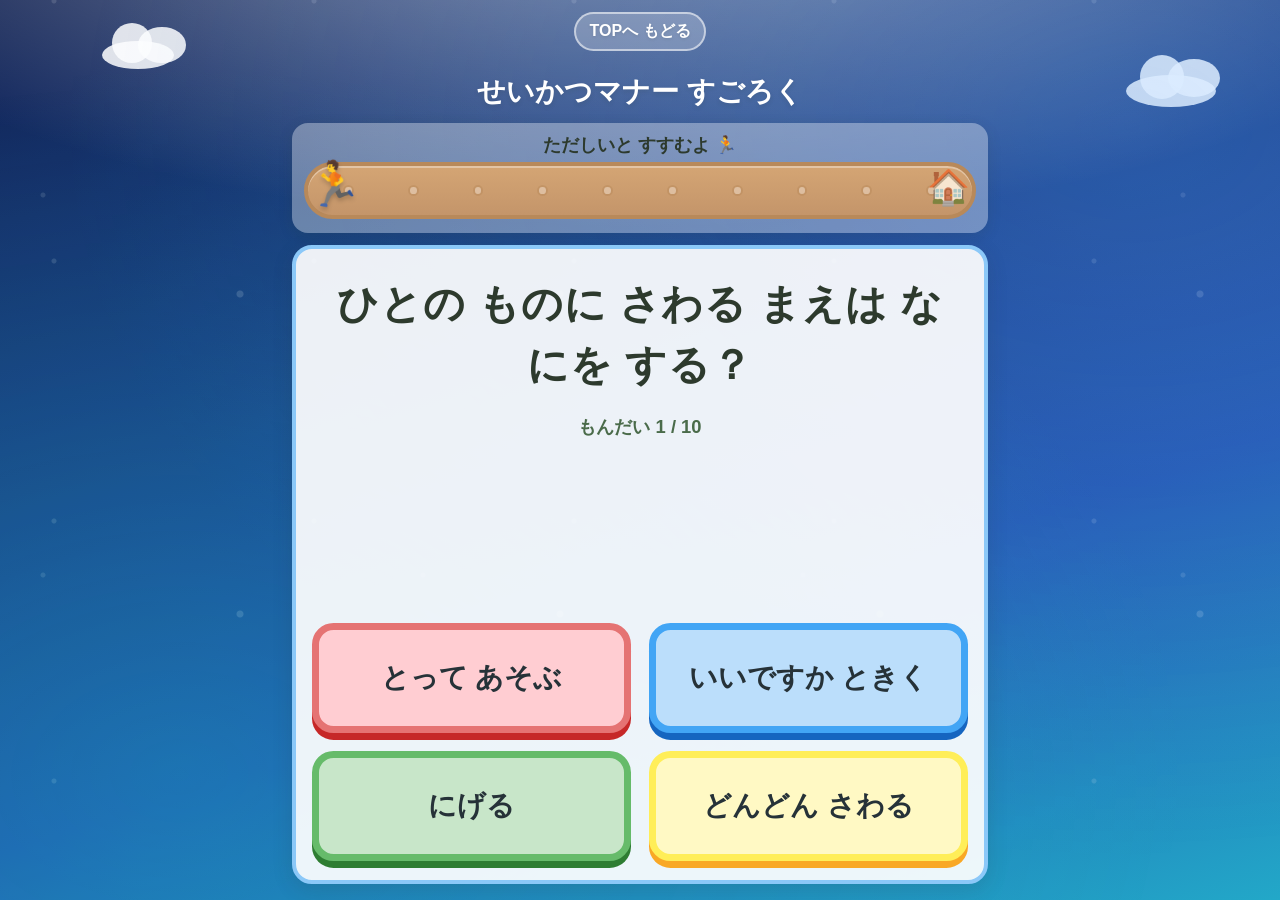
<file: games/seikatsu-manner-game.html>
<!DOCTYPE html>
<html lang="ja">
<head>
  <meta charset="UTF-8" />
  <meta name="viewport" content="width=device-width, initial-scale=1, viewport-fit=cover" />
  <title>せいかつマナー すごろく</title>
  <link rel="icon" href="/favicon.svg" type="image/svg+xml" />
  <link rel="stylesheet" href="quiz-common.css" />
  <style>
    :root {
      --sky-top: #90caf9;
      --sky-bottom: #bbdefb;
      --grass: #a5d6a7;
      --path: #d4a574;
      --path-edge: #b8895a;
      --btn: #fff9e6;
      --btn-border: #e8c84a;
      --btn-active: #ffe566;
      --text: #2d3a2d;
      --shadow: rgba(45, 58, 45, 0.15);
    }

    * {
      box-sizing: border-box;
    }

    html, body {
      margin: 0;
      min-height: 100%;
      font-family: "Hiragino Sans", "Hiragino Kaku Gothic ProN", "Yu Gothic UI", "Meiryo", sans-serif;
      color: var(--text);
      -webkit-tap-highlight-color: transparent;
    }

    body {
      display: flex;
      flex-direction: column;
      min-height: 100dvh;
      background:
        radial-gradient(130% 78% at 50% -20%, rgba(255,255,255,0.62) 0%, rgba(255,255,255,0) 58%),
        linear-gradient(162deg, #112253 0%, #2457b1 36%, #22b2cb 58%, #32bf7f 100%);
      background-size: 100% 100%, 180% 180%;
      animation:
        mannerSkyShift 16s ease-in-out infinite alternate,
        dayNightFilter 300s linear infinite;
      padding: env(safe-area-inset-top, 0) env(safe-area-inset-right, 0) env(safe-area-inset-bottom, 0) env(safe-area-inset-left, 0);
      overflow-x: hidden;
    }

    .clouds {
      position: fixed;
      top: 0;
      left: 0;
      right: 0;
      height: 38%;
      pointer-events: none;
      overflow: hidden;
      z-index: 0;
    }

    .cloud {
      position: absolute;
      background: rgba(255, 255, 255, 0.85);
      border-radius: 50%;
      filter: blur(0.5px);
      animation: drift 28s linear infinite;
    }

    .cloud::before,
    .cloud::after {
      content: "";
      position: absolute;
      background: inherit;
      border-radius: 50%;
    }

    .cloud.c1 {
      width: 72px;
      height: 28px;
      top: 12%;
      left: 8%;
      animation-duration: 32s;
    }

    .cloud.c1::before {
      width: 40px;
      height: 40px;
      top: -18px;
      left: 10px;
    }

    .cloud.c1::after {
      width: 48px;
      height: 36px;
      top: -14px;
      left: 36px;
    }

    .cloud.c2 {
      width: 90px;
      height: 32px;
      top: 22%;
      right: 5%;
      animation-duration: 26s;
      animation-delay: -8s;
    }

    .cloud.c2::before {
      width: 44px;
      height: 44px;
      top: -20px;
      left: 14px;
    }

    .cloud.c2::after {
      width: 52px;
      height: 38px;
      top: -16px;
      left: 42px;
    }

    @keyframes drift {
      0% { transform: translateX(0); opacity: 0.9; }
      50% { transform: translateX(12px); opacity: 1; }
      100% { transform: translateX(0); opacity: 0.9; }
    }

    @keyframes mannerSkyShift {
      0% { background-position: 0 0, 0% 35%; }
      100% { background-position: 0 0, 100% 65%; }
    }

    @keyframes dayNightFilter {
      0%, 20% { filter: brightness(1) saturate(1); }
      45% { filter: brightness(0.88) saturate(1.05); }
      55% { filter: brightness(0.62) saturate(0.85); }
      80% { filter: brightness(0.88) saturate(1.02); }
      100% { filter: brightness(1) saturate(1); }
    }

    .wrap {
      position: relative;
      z-index: 1;
      flex: 1;
      display: flex;
      flex-direction: column;
      max-width: 720px;
      width: 100%;
      margin: 0 auto;
      padding: 0.75rem 0.75rem 1rem;
      gap: 0.75rem;
    }

    h1 {
      margin: 0;
      font-size: clamp(1.2rem, 5vw, 1.75rem);
      text-align: center;
      color: #fff;
      text-shadow: 0 2px 4px var(--shadow);
      font-weight: 800;
    }

    .track-area {
      background: rgba(255, 255, 255, 0.35);
      border-radius: 1rem;
      padding: 0.6rem 0.75rem 0.85rem;
      box-shadow: 0 4px 14px var(--shadow);
    }

    .track-label {
      font-size: clamp(0.9rem, 3.5vw, 1.1rem);
      margin-bottom: 0.35rem;
      text-align: center;
      font-weight: 700;
    }

    .track {
      position: relative;
      height: 3.55rem;
      background: linear-gradient(180deg, var(--path) 0%, #c4956a 100%);
      border-radius: 999px;
      border: 4px solid var(--path-edge);
      box-shadow: inset 0 2px 0 rgba(255, 255, 255, 0.35);
      overflow: visible;
    }

    .track-inner {
      position: absolute;
      inset: 0 0.5rem;
      display: flex;
      align-items: center;
    }

    .step-dot {
      flex: 1;
      display: flex;
      justify-content: center;
      align-items: center;
      opacity: 0.45;
    }

    .step-dot::after {
      content: "";
      width: 0.42rem;
      height: 0.42rem;
      border-radius: 50%;
      background: rgba(255, 255, 255, 0.75);
      border: 2px solid var(--path-edge);
    }

    .step-dot.done {
      opacity: 1;
    }

    .step-dot.done::after {
      background: #fff176;
      box-shadow: 0 0 0 2px #f9a825;
    }

    .runner-wrap {
      position: absolute;
      left: 0;
      top: 50%;
      width: 100%;
      height: 0;
      pointer-events: none;
      padding: 0 0.5rem;
    }

    .runner {
      position: absolute;
      top: 50%;
      transform: translate(-50%, -65%);
      font-size: clamp(2rem, 9vw, 2.75rem);
      line-height: 1;
      transition: left 0.65s cubic-bezier(0.34, 1.2, 0.64, 1);
      filter: drop-shadow(0 3px 2px rgba(0, 0, 0, 0.2));
    }

    .runner.bounce {
      animation: hop 0.45s ease;
    }

    @keyframes hop {
      0%, 100% { transform: translate(-50%, -65%) scale(1); }
      40% { transform: translate(-50%, -95%) scale(1.08); }
    }

    .goal-house {
      position: absolute;
      right: 0.15rem;
      top: 50%;
      transform: translateY(-58%);
      font-size: clamp(1.65rem, 6.5vw, 2.15rem);
      opacity: 0.85;
    }

    .quiz-panel {
      flex: 1;
      display: flex;
      flex-direction: column;
      justify-content: center;
      background: rgba(255, 255, 255, 0.92);
      border-radius: 1.25rem;
      padding: 1.25rem 1rem 1.2rem;
      box-shadow: 0 6px 20px var(--shadow);
      min-height: 9rem;
    }

    .question {
      font-size: clamp(1.65rem, 6.8vw, 2.55rem);
      font-weight: 800;
      line-height: 1.5;
      letter-spacing: 0.02em;
      text-align: center;
      margin: 0 0 0.6rem;
      padding: 0.35rem 0.25rem 0.5rem;
    }

    .progress-text {
      text-align: center;
      font-size: clamp(0.95rem, 3.6vw, 1.15rem);
      font-weight: 700;
      color: #4a6b4a;
      margin: 0;
    }

    .choices {
      display: grid;
      grid-template-columns: 1fr 1fr;
      gap: 1rem;
      margin-top: auto;
      padding-top: 0.75rem;
    }

    @media (min-width: 520px) {
      .choices {
        grid-template-columns: 1fr 1fr;
        gap: 1.15rem;
      }
    }

    .choice-btn {
      display: flex;
      align-items: center;
      justify-content: center;
      text-align: center;
      min-height: 6.85rem;
      padding: 1.1rem 0.75rem;
      font-size: clamp(1.35rem, 5.5vw, 1.75rem);
      font-weight: 800;
      border: 7px solid var(--choice-border, var(--btn-border));
      border-radius: 1.35rem;
      background: var(--choice-bg, var(--btn));
      color: #263238;
      cursor: pointer;
      touch-action: manipulation;
      box-shadow: 0 7px 0 var(--choice-shadow, #c9a82e);
      transition:
        transform 0.15s ease,
        box-shadow 0.15s ease,
        background 0.15s ease,
        border-color 0.15s ease,
        filter 0.15s ease;
    }

    .choices .choice-btn:nth-child(1) {
      --choice-bg: #ffcdd2;
      --choice-border: #e57373;
      --choice-shadow: #c62828;
    }

    .choices .choice-btn:nth-child(2) {
      --choice-bg: #bbdefb;
      --choice-border: #42a5f5;
      --choice-shadow: #1565c0;
    }

    .choices .choice-btn:nth-child(3) {
      --choice-bg: #c8e6c9;
      --choice-border: #66bb6a;
      --choice-shadow: #2e7d32;
    }

    .choices .choice-btn:nth-child(4) {
      --choice-bg: #fff9c4;
      --choice-border: #ffee58;
      --choice-shadow: #f9a825;
    }

    @media (hover: hover) and (pointer: fine) {
      .choices .choice-btn:nth-child(1):hover:not(:disabled) {
        transform: scale(1.06) translateY(-2px);
        background: #ef9a9a;
        border-color: #e53935;
        box-shadow:
          0 8px 0 #b71c1c,
          0 0 0 4px rgba(229, 57, 53, 0.45),
          0 12px 24px rgba(198, 40, 40, 0.35);
        filter: brightness(1.02);
        z-index: 1;
        position: relative;
      }

      .choices .choice-btn:nth-child(2):hover:not(:disabled) {
        transform: scale(1.06) translateY(-2px);
        background: #90caf9;
        border-color: #1e88e5;
        box-shadow:
          0 8px 0 #0d47a1,
          0 0 0 4px rgba(30, 136, 229, 0.45),
          0 12px 24px rgba(13, 71, 161, 0.3);
        filter: brightness(1.02);
        z-index: 1;
        position: relative;
      }

      .choices .choice-btn:nth-child(3):hover:not(:disabled) {
        transform: scale(1.06) translateY(-2px);
        background: #a5d6a7;
        border-color: #43a047;
        box-shadow:
          0 8px 0 #1b5e20,
          0 0 0 4px rgba(67, 160, 71, 0.45),
          0 12px 24px rgba(46, 125, 50, 0.3);
        filter: brightness(1.02);
        z-index: 1;
        position: relative;
      }

      .choices .choice-btn:nth-child(4):hover:not(:disabled) {
        transform: scale(1.06) translateY(-2px);
        background: #fff59d;
        border-color: #fdd835;
        box-shadow:
          0 8px 0 #ef6c00,
          0 0 0 4px rgba(251, 192, 45, 0.55),
          0 12px 24px rgba(245, 127, 23, 0.35);
        filter: brightness(1.02);
        z-index: 1;
        position: relative;
      }
    }

    .choices .choice-btn:nth-child(1):focus-visible:not(:disabled) {
      outline: none;
      transform: scale(1.05) translateY(-1px);
      background: #ef9a9a;
      border-color: #c62828;
      box-shadow:
        0 6px 0 #b71c1c,
        0 0 0 4px rgba(229, 57, 53, 0.55),
        0 10px 20px rgba(183, 28, 28, 0.28);
      z-index: 1;
      position: relative;
    }

    .choices .choice-btn:nth-child(2):focus-visible:not(:disabled) {
      outline: none;
      transform: scale(1.05) translateY(-1px);
      background: #90caf9;
      border-color: #1565c0;
      box-shadow:
        0 6px 0 #0d47a1,
        0 0 0 4px rgba(25, 118, 210, 0.5),
        0 10px 20px rgba(13, 71, 161, 0.28);
      z-index: 1;
      position: relative;
    }

    .choices .choice-btn:nth-child(3):focus-visible:not(:disabled) {
      outline: none;
      transform: scale(1.05) translateY(-1px);
      background: #a5d6a7;
      border-color: #2e7d32;
      box-shadow:
        0 6px 0 #1b5e20,
        0 0 0 4px rgba(46, 125, 50, 0.5),
        0 10px 20px rgba(27, 94, 32, 0.28);
      z-index: 1;
      position: relative;
    }

    .choices .choice-btn:nth-child(4):focus-visible:not(:disabled) {
      outline: none;
      transform: scale(1.05) translateY(-1px);
      background: #fff59d;
      border-color: #fbc02d;
      box-shadow:
        0 6px 0 #ef6c00,
        0 0 0 4px rgba(251, 192, 45, 0.55),
        0 10px 20px rgba(245, 127, 23, 0.28);
      z-index: 1;
      position: relative;
    }

    .choices .choice-btn:nth-child(1):active:not(:disabled) {
      transform: translateY(5px) scale(1.02);
      box-shadow: 0 2px 0 #c62828;
    }

    .choices .choice-btn:nth-child(2):active:not(:disabled) {
      transform: translateY(5px) scale(1.02);
      box-shadow: 0 2px 0 #1565c0;
    }

    .choices .choice-btn:nth-child(3):active:not(:disabled) {
      transform: translateY(5px) scale(1.02);
      box-shadow: 0 2px 0 #2e7d32;
    }

    .choices .choice-btn:nth-child(4):active:not(:disabled) {
      transform: translateY(5px) scale(1.02);
      box-shadow: 0 2px 0 #f9a825;
    }

    @media (hover: hover) and (pointer: fine) {
      .choice-btn:active:not(:disabled):hover {
        transform: translateY(5px) scale(1.03);
      }
    }

    .choice-btn:disabled {
      opacity: 0.55;
      cursor: default;
      box-shadow: 0 2px 0 #aaa;
    }

    .choice-btn.wrong-shake {
      animation: wrongShake 0.65s ease-in-out;
    }

    @keyframes wrongShake {
      0%, 100% { transform: translateX(0) rotate(0deg); }
      12% { transform: translateX(-14px) rotate(-3deg); }
      24% { transform: translateX(12px) rotate(3deg); }
      36% { transform: translateX(-10px) rotate(-2deg); }
      48% { transform: translateX(8px) rotate(2deg); }
      60% { transform: translateX(-6px) rotate(-1deg); }
      72% { transform: translateX(4px) rotate(1deg); }
    }

    .overlay {
      position: fixed;
      inset: 0;
      z-index: 50;
      display: flex;
      align-items: center;
      justify-content: center;
      background: rgba(0, 0, 0, 0.25);
      opacity: 0;
      pointer-events: none;
      transition: opacity 0.2s ease;
    }

    .overlay.show {
      opacity: 1;
      pointer-events: auto;
    }

    .overlay.feedback-correct {
      background: radial-gradient(circle at 50% 30%, rgba(255, 249, 196, 0.95) 0%, rgba(255, 213, 79, 0.55) 35%, rgba(255, 152, 0, 0.35) 60%, rgba(0, 0, 0, 0.2) 100%);
      animation: correctBgPulse 0.7s ease-in-out infinite alternate;
    }

    .overlay.feedback-wrong {
      background:
        radial-gradient(ellipse 120% 80% at 50% 100%, rgba(55, 71, 79, 0.55) 0%, rgba(96, 125, 139, 0.45) 40%, rgba(38, 50, 56, 0.65) 100%),
        rgba(0, 0, 0, 0.35);
      animation: wrongBgPulse 0.55s ease-in-out infinite alternate;
    }

    @keyframes wrongBgPulse {
      0% { filter: brightness(0.95) saturate(0.85); }
      100% { filter: brightness(1.05) saturate(1); }
    }

    @keyframes correctBgPulse {
      0% { filter: brightness(1) saturate(1); }
      100% { filter: brightness(1.08) saturate(1.25); }
    }

    .confetti-layer {
      position: absolute;
      inset: 0;
      pointer-events: none;
      overflow: hidden;
      z-index: 1;
    }

    .confetti-piece {
      position: absolute;
      top: -16px;
      left: var(--cx, 50%);
      width: var(--cs, 10px);
      height: var(--cs, 10px);
      border-radius: 2px;
      background: hsl(var(--ch, 48) 92% 58%);
      opacity: 0;
      animation: confettiFall var(--cdur, 1.5s) ease-in forwards;
      animation-delay: var(--cdelay, 0s);
    }

    @keyframes confettiFall {
      0% {
        transform: translate3d(0, 0, 0) rotate(0deg) scale(1);
        opacity: 1;
      }
      100% {
        transform: translate3d(var(--dx, 0px), 110vh, 0) rotate(var(--rot, 540deg)) scale(0.85);
        opacity: 0.85;
      }
    }

    .overlay-card {
      position: relative;
      z-index: 2;
      background: #fff;
      border-radius: 1.5rem;
      padding: 1.5rem 2rem;
      text-align: center;
      max-width: 92vw;
      box-shadow: 0 12px 40px rgba(0, 0, 0, 0.2);
      border: 5px solid #ffd54f;
    }

    .overlay-card.correct-burst {
      border-width: 6px;
      border-color: #ffca28;
      animation:
        cardPopIn 0.45s cubic-bezier(0.34, 1.45, 0.64, 1) both,
        correctRing 0.9s ease-in-out infinite;
      box-shadow:
        0 0 0 0 rgba(255, 235, 59, 0.7),
        0 16px 48px rgba(255, 152, 0, 0.45),
        0 12px 40px rgba(0, 0, 0, 0.15);
    }

    .overlay-card.wrong-burst {
      border-width: 6px;
      border-color: #78909c;
      background: linear-gradient(180deg, #eceff1 0%, #cfd8dc 100%);
      animation: wrongCardHang 0.75s ease-in-out infinite;
      box-shadow:
        0 0 0 3px rgba(120, 144, 156, 0.5),
        0 14px 36px rgba(38, 50, 56, 0.35),
        inset 0 2px 0 rgba(255, 255, 255, 0.6);
    }

    @keyframes wrongCardHang {
      0%, 100% { transform: rotate(-2.5deg) translateY(0) scale(1); }
      50% { transform: rotate(2.5deg) translateY(5px) scale(0.98); }
    }

    .overlay-card.wrong-burst h2 {
      font-size: clamp(2rem, 9vw, 3rem);
      color: #37474f;
      text-shadow:
        0 2px 0 rgba(255, 255, 255, 0.85),
        0 4px 8px rgba(38, 50, 56, 0.25);
      animation: wrongTitleDroop 0.55s ease-in-out infinite alternate;
    }

    @keyframes wrongTitleDroop {
      0% { transform: translateY(0) scale(1); }
      100% { transform: translateY(3px) scale(0.99); }
    }

    .overlay-card.wrong-burst #feedbackSub {
      font-size: clamp(1.25rem, 5vw, 1.65rem);
      font-weight: 900;
      color: #546e7a;
      letter-spacing: 0.04em;
    }

    .wrong-buzzer {
      font-size: clamp(1.5rem, 6.5vw, 2.2rem);
      font-weight: 900;
      color: #455a64;
      text-shadow: 0 1px 0 #fff;
      margin-bottom: 0.35rem;
      letter-spacing: 0.12em;
      animation: buzzerPulse 0.35s ease-in-out infinite;
    }

    @keyframes buzzerPulse {
      0%, 100% { transform: scale(1); opacity: 1; }
      50% { transform: scale(1.06); opacity: 0.9; }
    }

    @keyframes cardPopIn {
      0% { transform: scale(0.35) rotate(-6deg); opacity: 0.5; }
      70% { transform: scale(1.06) rotate(2deg); opacity: 1; }
      100% { transform: scale(1) rotate(0deg); opacity: 1; }
    }

    @keyframes correctRing {
      0%, 100% {
        box-shadow:
          0 0 0 0 rgba(255, 235, 59, 0.55),
          0 0 0 0 rgba(255, 87, 34, 0.35),
          0 16px 48px rgba(255, 152, 0, 0.4),
          0 12px 40px rgba(0, 0, 0, 0.15);
      }
      50% {
        box-shadow:
          0 0 0 14px rgba(255, 235, 59, 0),
          0 0 0 28px rgba(255, 87, 34, 0),
          0 20px 56px rgba(255, 193, 7, 0.55),
          0 12px 40px rgba(0, 0, 0, 0.12);
      }
    }

    .overlay-card h2 {
      margin: 0 0 0.35rem;
      font-size: clamp(1.6rem, 6vw, 2.4rem);
      font-weight: 900;
    }

    .overlay-card.correct-burst h2 {
      font-size: clamp(2.1rem, 9vw, 3.2rem);
      line-height: 1.15;
      color: #e65100;
      text-shadow:
        0 0 12px rgba(255, 235, 59, 0.9),
        0 3px 0 #fff9c4,
        0 5px 0 #ff9800,
        2px 6px 0 rgba(230, 81, 0, 0.35);
      animation: titleWiggle 0.5s ease-in-out infinite alternate;
    }

    @keyframes titleWiggle {
      0% { transform: rotate(-1.5deg) scale(1); }
      100% { transform: rotate(1.5deg) scale(1.03); }
    }

    .overlay-card p {
      margin: 0;
      font-size: clamp(1rem, 3.5vw, 1.2rem);
      font-weight: 700;
    }

    .overlay-card.correct-burst p {
      font-size: clamp(1.2rem, 4.5vw, 1.55rem);
      color: #1565c0;
      font-weight: 800;
      animation: subBounce 0.45s ease-in-out infinite alternate;
    }

    @keyframes subBounce {
      0% { transform: translateY(0); }
      100% { transform: translateY(-3px); }
    }

    .sparkles {
      font-size: clamp(1.4rem, 5vw, 1.85rem);
      line-height: 1.35;
      margin-bottom: 0.4rem;
      font-weight: 900;
      color: #f57f17;
      text-shadow: 0 2px 0 #fffde7;
      animation: sparkle 0.55s ease-in-out infinite;
    }

    @keyframes sparkle {
      0%, 100% { transform: scale(1) rotate(-2deg); opacity: 1; }
      50% { transform: scale(1.12) rotate(2deg); opacity: 0.95; }
    }

    .finish-confetti {
      position: fixed;
      inset: 0;
      z-index: 40;
      pointer-events: none;
      overflow: hidden;
    }

    .finish-screen {
      text-align: center;
      position: relative;
      overflow: hidden;
    }

    .finish-screen.finish-celebrate {
      background: linear-gradient(165deg, #fffde7 0%, #e8f5e9 45%, #c8e6c9 100%);
      border: 6px solid #ffd54f;
      box-shadow:
        0 0 0 4px rgba(255, 193, 7, 0.6),
        0 0 28px rgba(255, 152, 0, 0.45),
        0 10px 32px var(--shadow);
      animation: finishPanelGlow 0.9s ease-in-out infinite alternate;
    }

    @keyframes finishPanelGlow {
      0% {
        box-shadow:
          0 0 0 4px rgba(255, 193, 7, 0.55),
          0 0 22px rgba(255, 193, 7, 0.4),
          0 10px 32px var(--shadow);
      }
      100% {
        box-shadow:
          0 0 0 8px rgba(255, 241, 118, 0.35),
          0 0 40px rgba(255, 152, 0, 0.55),
          0 12px 36px var(--shadow);
      }
    }

    .finish-screen .finish-burst {
      font-size: clamp(1.7rem, 6.5vw, 2.35rem);
      line-height: 1.45;
      margin: 0 0 0.4rem;
      font-weight: 900;
      animation: finishBurstDance 1.2s ease-in-out infinite;
    }

    @keyframes finishBurstDance {
      0%, 100% { transform: rotate(-4deg) scale(1); }
      50% { transform: rotate(4deg) scale(1.08); }
    }

    .finish-screen .big {
      font-size: clamp(2.1rem, 8vw, 3rem);
      font-weight: 900;
      margin: 0 0 0.5rem;
      color: #2e7d32;
    }

    .finish-screen.finish-celebrate .big {
      font-size: clamp(2.5rem, 10vw, 3.75rem);
      animation: finishTitlePop 0.65s ease-in-out infinite alternate;
      text-shadow:
        0 0 22px rgba(255, 213, 79, 0.9),
        0 3px 0 #fff9c4,
        0 6px 0 #43a047,
        0 10px 18px rgba(46, 125, 50, 0.35);
    }

    @keyframes finishTitlePop {
      0% { transform: scale(1) translateY(0); }
      100% { transform: scale(1.05) translateY(-3px); }
    }

    .finish-screen .finish-msg {
      font-size: clamp(1.15rem, 4.2vw, 1.45rem);
      font-weight: 700;
    }

    .finish-screen.finish-celebrate .finish-msg {
      font-size: clamp(1.28rem, 5vw, 1.65rem);
      font-weight: 800;
      color: #1b5e20;
    }

    .restart-btn {
      margin-top: 1rem;
      min-height: 3.5rem;
      padding: 0 1.75rem;
      font-size: clamp(1.15rem, 4.5vw, 1.35rem);
      font-weight: 800;
      border: 4px solid #43a047;
      border-radius: 999px;
      background: #a5d6a7;
      color: #1b5e20;
      cursor: pointer;
      box-shadow: 0 4px 0 #2e7d32;
    }

    .restart-btn:active {
      transform: translateY(2px);
      box-shadow: 0 2px 0 #2e7d32;
    }

    .hidden {
      display: none !important;
    }

    .top-back {
      display: inline-flex;
      align-items: center;
      justify-content: center;
      align-self: center;
      margin: 0 0 0.6rem;
      padding: 0.45rem 0.85rem;
      font-size: clamp(0.88rem, 3.2vw, 1rem);
      font-weight: 800;
      color: #fff;
      text-decoration: none;
      text-shadow: 0 1px 3px var(--shadow);
      border-radius: 999px;
      background: rgba(255, 255, 255, 0.22);
      border: 2px solid rgba(255, 255, 255, 0.55);
      align-self: center;
    }

    .top-back:active {
      opacity: 0.85;
      transform: scale(0.98);
    }
  </style>
</head>
<body>
  <div class="clouds" aria-hidden="true">
    <div class="cloud c1"></div>
    <div class="cloud c2"></div>
  </div>

  <div class="wrap">
    <a class="top-back" href="/">TOPへ もどる</a>
    <h1>せいかつマナー すごろく</h1>

    <section class="track-area" aria-label="すすみかた">
      <div class="track-label">ただしいと すすむよ 🏃</div>
      <div class="track" id="track">
        <div class="track-inner" id="stepDots"></div>
        <span class="goal-house" aria-hidden="true">🏠</span>
        <div class="runner-wrap">
          <div class="runner" id="runner" role="img" aria-label="きゃらくたー">🏃</div>
        </div>
      </div>
    </section>

    <section class="quiz-panel" id="quizPanel">
      <p class="question" id="questionText"></p>
      <p class="progress-text" id="progressText"></p>
      <div class="choices" id="choices"></div>
    </section>

    <section class="quiz-panel finish-screen hidden" id="finishPanel" aria-live="polite">
      <div class="finish-burst" aria-hidden="true">🏆 ⭐ きらきら ⭐ 🏆</div>
      <p class="big">ゴール！ おめでとう！🎉</p>
      <p class="finish-msg">じゅうもん ぜんぶ クリア！すごい！えらい！</p>
      <button type="button" class="restart-btn" id="restartBtn">もういちど あそぶ</button>
    </section>
  </div>

  <div class="finish-confetti confetti-layer hidden" id="finishConfettiLayer" aria-hidden="true"></div>

  <div class="overlay" id="feedbackOverlay" aria-live="assertive" aria-modal="true">
    <div class="confetti-layer hidden" id="confettiLayer" aria-hidden="true"></div>
    <div class="overlay-card" id="feedbackCard">
      <div class="sparkles hidden" id="feedbackSparkles" aria-hidden="true">やったね！<br />すごーい！</div>
      <h2 id="feedbackTitle"></h2>
      <p class="wrong-buzzer hidden" id="wrongBuzzerLine" aria-hidden="true">ぶぶーーーー</p>
      <p id="feedbackSub"></p>
    </div>
  </div>

  <script src="quiz-effects.js"></script>
  <script>
    (function () {
      "use strict";

      var TOTAL_STEPS = 10;
      var ROUNDS_PER_GAME = 10;

      var QUIZ_POOL = [
        {
          q: "げんかんでは くつを ぬいだら どう する？",
          choices: ["そらす", "そろえる", "なげる", "かくす"],
          correctIndex: 1
        },
        {
          q: "ごはんを たべる まえの あいさつは？",
          choices: ["ごちそうさま", "いただきます", "おはよう", "こんにちは"],
          correctIndex: 1
        },
        {
          q: "おともだちに おもちゃを かりる ときは なんて いう？",
          choices: ["とる", "かして、といいます", "だまってとる", "にげる"],
          correctIndex: 1
        },
        {
          q: "てを あらうのは いつが いい？",
          choices: ["たべる まえと あと", "ねる ときだけ", "あそぶ ときだけ", "あらわなくていい"],
          correctIndex: 0
        },
        {
          q: "ひろばで ごみを みつけたら？",
          choices: ["みているだけ", "けっとばす", "ひろって ごみばこへ", "かくす"],
          correctIndex: 2
        },
        {
          q: "おはようは どんな ときに いう？",
          choices: ["あさ おきた とき", "よる", "ひるま", "あそんでる ときだけ"],
          correctIndex: 0
        },
        {
          q: "ごちそうさまは どんな ときに いう？",
          choices: ["たべおわった あと", "たべる まえ", "あさだけ", "ねる まえ"],
          correctIndex: 0
        },
        {
          q: "いってきますは どんな ときに いう？",
          choices: ["でかける まえ", "いえに かえった とき", "ねる とき", "あそぶ ときだけ"],
          correctIndex: 0
        },
        {
          q: "ただいまは どんな ときに いう？",
          choices: ["いえに かえった とき", "でかける とき", "あさだけ", "まだ でかける とき"],
          correctIndex: 0
        },
        {
          q: "はを みがくのは いつの とき？",
          choices: ["あさと よる", "ひるだけ", "いちどだけ", "みがかなくていい"],
          correctIndex: 0
        },
        {
          q: "ベッドから おきたら はじめに なにを する？",
          choices: ["ふとんを たたむ", "そのまま でる", "とびだす", "ねる"],
          correctIndex: 0
        },
        {
          q: "でんわの はじめは なんて いう？",
          choices: ["もしもし", "さいなら", "バイバイ", "だまっている"],
          correctIndex: 0
        },
        {
          q: "でんわを おわりたい ときは なんて いう？",
          choices: ["しつれいします", "にげる", "だまる", "おおごえで さよなら"],
          correctIndex: 0
        },
        {
          q: "バスで ざせきが わからない ときは どう する？",
          choices: ["おとなに きく", "おおごえを だす", "たつだけ", "にげる"],
          correctIndex: 0
        },
        {
          q: "きょうしつでは どうする？",
          choices: ["おおごえで はなさない", "おおごえで はなす", "はしる", "ねる"],
          correctIndex: 0
        },
        {
          q: "せんせいを よぶ ときは なんて いう？",
          choices: ["せんせい", "ねえねえ", "おーい", "よばない"],
          correctIndex: 0
        },
        {
          q: "テレビは ちかくで みると めに わるい。どう みるのが いい？",
          choices: [
            "とおくに すわって みる",
            "ちかくに すわって みる",
            "テレビに ピッタリ ちかづく",
            "よこになって ながめて みる"
          ],
          correctIndex: 0
        },
        {
          q: "おもちゃを かえす ときは なんて いう？",
          choices: ["ありがとう といいます", "だまって とおす", "にげる", "こわす"],
          correctIndex: 0
        },
        {
          q: "トイレが おわったら ては どう する？",
          choices: ["あらう", "あらわない", "そのまま", "ぬぐだけ"],
          correctIndex: 0
        },
        {
          q: "くだものは たべる まえに なにを する？",
          choices: ["あらう", "あらわない", "むいてすぐ", "そのままかじる"],
          correctIndex: 0
        },
        {
          q: "おなかが いたい ときは どう する？",
          choices: ["おとなに いう", "だまる", "にげる", "わらう"],
          correctIndex: 0
        },
        {
          q: "はじめての ともだちには なんて いう？",
          choices: ["はじめまして といいます", "やあ だけ", "みない", "にげる"],
          correctIndex: 0
        },
        {
          q: "しんごうが あかだったら どう する？",
          choices: ["とまる", "とおる", "はしる", "みないで とおる"],
          correctIndex: 0
        },
        {
          q: "みちを わたる ときは どう する？",
          choices: ["おとなと てをつなぐ", "ひとりで とびだす", "はしる", "みない"],
          correctIndex: 0
        },
        {
          q: "でんしゃまちでは どう する？",
          choices: ["れつに ならんで まつ", "さきにおす", "おおごえ", "ねる"],
          correctIndex: 0
        },
        {
          q: "くしゃみ を しそうな ときは どう する？",
          choices: ["ティッシュで かくす", "かくさず に はく", "おおごえだけ", "にげる"],
          correctIndex: 0
        },
        {
          q: "ひとの ものに さわる まえは なにを する？",
          choices: ["いいですか ときく", "どんどん さわる", "とって あそぶ", "にげる"],
          correctIndex: 0
        },
        {
          q: "わるいことを したら なにを いう？",
          choices: ["ごめんなさい といいます", "にげる", "かくす", "わらう"],
          correctIndex: 0
        },
        {
          q: "てつだいを してもらったら なんて いう？",
          choices: ["ありがとう といいます", "だまる", "しなくていい", "みない"],
          correctIndex: 0
        },
        {
          q: "かさを もちこんだら げんかんでは どう する？",
          choices: ["とじて おく", "ひらいたまま", "なげる", "もったまま あるく"],
          correctIndex: 0
        },
        {
          q: "げんかんに はいったら うわぎは どう する？",
          choices: ["きちんと かける", "ゆかに なげる", "かくす", "ぬぐ"],
          correctIndex: 0
        },
        {
          q: "ろうかを あるく ときは どう する？",
          choices: ["はしらない", "はしる", "おおごえで さわぐ", "ねる"],
          correctIndex: 0
        },
        {
          q: "ねつが ある とき しょうがっこうは どう する？",
          choices: ["やすむ", "いく", "にげる", "だまる"],
          correctIndex: 0
        },
        {
          q: "へやを でる とき テレビは どう する？",
          choices: ["けす", "つけっぱなし", "おおきなこえで みる", "みない"],
          correctIndex: 0
        },
        {
          q: "ねる まえに はを みがく？",
          choices: ["する", "しないで ねる", "あさだけ", "みがかなくていい"],
          correctIndex: 0
        },
        {
          q: "じゃんけんで まけたら どう する？",
          choices: ["おこらずに あきらめる", "なきだす", "いじわるを する", "にげる"],
          correctIndex: 0
        },
        {
          q: "あそびで まけた ともだちには なんて いう？",
          choices: ["よくがんばったね といいます", "わらう", "まけたね といいます", "みない"],
          correctIndex: 0
        },
        {
          q: "いぬが いたら てを だしていいのは？",
          choices: ["おとなが さわっても いい と いった とき", "すぐさわる", "おいかける", "おおごえ"],
          correctIndex: 0
        },
        {
          q: "コップで のむ とき くちと コップは？",
          choices: ["くちが さわらないように", "ふかふか つよく しぼる", "なげる", "コップを ふりまわす"],
          correctIndex: 0
        },
        {
          q: "くちで ゆびを しゃぶっても いい？",
          choices: ["よくない", "いい", "たくさん していい", "みなくていい"],
          correctIndex: 0
        },
        {
          q: "まちなかで ボールを なげても いい？",
          choices: ["だめ", "なんでも いい", "だれも いない ときだけ", "おおごえで いい"],
          correctIndex: 0
        },
        {
          q: "げんかんの スリッパは どう する？",
          choices: ["きちんと そろえる", "ちがえても いい", "なげる", "かくす"],
          correctIndex: 0
        },
        {
          q: "おふろから あがったあとは なにを する？",
          choices: ["からだを ふく", "ぬぐまま あるく", "にげる", "みない"],
          correctIndex: 0
        },
        {
          q: "おきゃくさんが きたら どう する？",
          choices: ["あいさつを する", "かくれる", "にげる", "だまる"],
          correctIndex: 0
        },
        {
          q: "かぞくで テレビを みる ときは どう する？",
          choices: ["おおきなこえで はなさない", "おおごえで はなす", "さわぐ", "じゃまを する"],
          correctIndex: 0
        },
        {
          q: "プレゼントを もらったら なんて いう？",
          choices: ["ありがとう といいます", "だまって うける", "にげる", "おとす"],
          correctIndex: 0
        },
        {
          q: "へやを でる とき でんきは どう する？",
          choices: ["けす", "つけっぱなし", "にげる", "みない"],
          correctIndex: 0
        },
        {
          q: "スマホや ゲームの じかんは どう する？",
          choices: ["おとなと きまりを まもる", "ずっと あそんでいい", "だれも きかない", "にげる"],
          correctIndex: 0
        },
        {
          q: "みずやりばの おみずは のんでも いい？",
          choices: ["のまない", "のむ", "にげる", "おおごえ"],
          correctIndex: 0
        },
        {
          q: "おふろに はいる まえは？",
          choices: ["からだを あらう", "みがかない", "さいごに あらう", "にげる"],
          correctIndex: 0
        }
      ];

      function pickRoundQuizzes() {
        var ix = [];
        for (var i = 0; i < QUIZ_POOL.length; i++) ix.push(i);
        for (var j = ix.length - 1; j > 0; j--) {
          var r = Math.floor(Math.random() * (j + 1));
          var t = ix[j];
          ix[j] = ix[r];
          ix[r] = t;
        }
        var out = [];
        for (var k = 0; k < ROUNDS_PER_GAME; k++) {
          out.push(QUIZ_POOL[ix[k]]);
        }
        return out;
      }

      var state = {
        roundQuiz: pickRoundQuizzes(),
        questionIndex: 0,
        stepsCompleted: 0,
        locked: false,
        audioCtx: null
      };

      var els = {
        runner: document.getElementById("runner"),
        stepDots: document.getElementById("stepDots"),
        questionText: document.getElementById("questionText"),
        progressText: document.getElementById("progressText"),
        choices: document.getElementById("choices"),
        quizPanel: document.getElementById("quizPanel"),
        finishPanel: document.getElementById("finishPanel"),
        restartBtn: document.getElementById("restartBtn"),
        overlay: document.getElementById("feedbackOverlay"),
        feedbackCard: document.getElementById("feedbackCard"),
        feedbackTitle: document.getElementById("feedbackTitle"),
        feedbackSub: document.getElementById("feedbackSub"),
        feedbackSparkles: document.getElementById("feedbackSparkles"),
        confettiLayer: document.getElementById("confettiLayer"),
        finishConfettiLayer: document.getElementById("finishConfettiLayer"),
        wrongBuzzerLine: document.getElementById("wrongBuzzerLine")
      };

      function playPinpon() {
        try {
          if (window.KidsQuizEffects && window.KidsQuizEffects.playPinpon) {
            window.KidsQuizEffects.playPinpon(state);
          }
        } catch (e) {}
      }

      function burstConfetti(layer, count) {
        var target = layer || els.confettiLayer;
        if (!target) return;
        target.innerHTML = "";
        var n = typeof count === "number" ? count : 24;
        for (var i = 0; i < n; i++) {
          var s = document.createElement("span");
          s.className = "confetti-piece";
          s.style.setProperty("--cx", (6 + Math.random() * 88) + "%");
          s.style.setProperty("--ch", String(Math.floor(Math.random() * 360)));
          s.style.setProperty("--cs", (7 + Math.random() * 11) + "px");
          s.style.setProperty("--cdelay", (Math.random() * 0.4).toFixed(2) + "s");
          s.style.setProperty("--cdur", (1.05 + Math.random() * 0.65).toFixed(2) + "s");
          s.style.setProperty("--rot", (420 + Math.floor(Math.random() * 600)) + "deg");
          s.style.setProperty("--dx", (Math.random() * 100 - 50).toFixed(1) + "px");
          target.appendChild(s);
        }
        target.classList.remove("hidden");
      }

      function playBubuu() {
        try {
          if (window.KidsQuizEffects && window.KidsQuizEffects.playBubuu) {
            window.KidsQuizEffects.playBubuu(state);
          }
        } catch (e) {}
      }

      function buildStepDots() {
        els.stepDots.innerHTML = "";
        for (var i = 0; i < TOTAL_STEPS; i++) {
          var d = document.createElement("span");
          d.className = "step-dot";
          d.setAttribute("aria-hidden", "true");
          els.stepDots.appendChild(d);
        }
      }

      function updateStepDots() {
        var nodes = els.stepDots.querySelectorAll(".step-dot");
        for (var i = 0; i < nodes.length; i++) {
          nodes[i].classList.toggle("done", i < state.stepsCompleted);
        }
      }

      function runnerPositionPercent() {
        if (state.stepsCompleted <= 0) return 4;
        if (state.stepsCompleted >= TOTAL_STEPS) return 96;
        return 4 + (state.stepsCompleted / TOTAL_STEPS) * 88;
      }

      function setRunnerPosition(animate) {
        var pct = runnerPositionPercent();
        els.runner.style.transition = animate ? "" : "none";
        els.runner.style.left = pct + "%";
        if (!animate) {
          void els.runner.offsetWidth;
          els.runner.style.transition = "";
        }
      }

      function showFeedback(ok, title, sub, onDone) {
        if (!(window.KidsQuizEffects && window.KidsQuizEffects.showOverlay)) {
          if (onDone) onDone();
          return;
        }
        window.KidsQuizEffects.showOverlay({
          overlay: els.overlay,
          titleEl: els.feedbackTitle,
          subEl: els.feedbackSub,
          buzzerEl: els.wrongBuzzerLine,
          ok: ok,
          title: title,
          sub: sub,
          okClass: "feedback-correct",
          ngClass: "feedback-wrong",
          durationMs: ok ? 1950 : 1650,
          beforeShow: function (isOk) {
            els.feedbackSparkles.classList.toggle("hidden", !isOk);
            els.feedbackCard.classList.toggle("correct-burst", isOk);
            els.feedbackCard.classList.toggle("wrong-burst", !isOk);
            if (isOk) burstConfetti(null);
            else if (els.confettiLayer) {
              els.confettiLayer.classList.add("hidden");
              els.confettiLayer.innerHTML = "";
            }
          },
          afterHide: function () {
            els.feedbackCard.classList.remove("correct-burst");
            els.feedbackCard.classList.remove("wrong-burst");
            if (els.confettiLayer) {
              els.confettiLayer.classList.add("hidden");
              els.confettiLayer.innerHTML = "";
            }
          },
          onDone: onDone
        });
      }

      function renderQuestion() {
        var q = state.roundQuiz[state.questionIndex];
        els.questionText.textContent = q.q;
        els.progressText.textContent =
          "もんだい " + (state.questionIndex + 1) + " / " + state.roundQuiz.length;
        els.choices.innerHTML = "";
        state.locked = false;

        var order = [];
        for (var i = 0; i < q.choices.length; i++) order.push(i);
        for (var j = order.length - 1; j > 0; j--) {
          var r = Math.floor(Math.random() * (j + 1));
          var t = order[j];
          order[j] = order[r];
          order[r] = t;
        }

        for (var k = 0; k < order.length; k++) {
          (function (idx) {
            var btn = document.createElement("button");
            btn.type = "button";
            btn.className = "choice-btn";
            btn.textContent = q.choices[idx];
            btn.setAttribute("aria-label", q.choices[idx]);
            bindChoiceAction(btn, function () { onChoice(idx, btn); });
            els.choices.appendChild(btn);
          })(order[k]);
        }
      }

      function bindChoiceAction(btn, onPick) {
        var handledByTouch = false;
        btn.addEventListener("touchend", function (ev) {
          handledByTouch = true;
          ev.preventDefault();
          onPick();
          window.setTimeout(function () {
            handledByTouch = false;
          }, 400);
        }, { passive: false });
        btn.addEventListener("click", function () {
          if (handledByTouch) return;
          onPick();
        });
      }

      function setAllChoicesDisabled(disabled) {
        var btns = els.choices.querySelectorAll(".choice-btn");
        for (var i = 0; i < btns.length; i++) btns[i].disabled = disabled;
      }

      function onChoice(index, btn) {
        if (state.locked) return;
        var q = state.roundQuiz[state.questionIndex];
        var ok = index === q.correctIndex;
        state.locked = true;
        setAllChoicesDisabled(true);

        if (ok) {
          playPinpon();
          showFeedback(true, "せいかい！", "ピンポン！", function () {
            state.stepsCompleted++;
            updateStepDots();
            els.runner.classList.add("bounce");
            window.setTimeout(function () {
              els.runner.classList.remove("bounce");
            }, 450);
            setRunnerPosition(true);

            state.questionIndex++;
            if (state.questionIndex >= state.roundQuiz.length) {
              window.setTimeout(showFinish, 400);
            } else {
              setAllChoicesDisabled(false);
              state.locked = false;
              renderQuestion();
            }
          });
        } else {
          playBubuu();
          btn.classList.add("wrong-shake");
          window.setTimeout(function () {
            btn.classList.remove("wrong-shake");
          }, 680);
          showFeedback(false, "ざんねん！", "もういちど えらんでね", function () {
            setAllChoicesDisabled(false);
            state.locked = false;
          });
        }
      }

      function showFinish() {
        els.quizPanel.classList.add("hidden");
        els.finishPanel.classList.remove("hidden");
        els.finishPanel.classList.add("finish-celebrate");
        els.runner.textContent = "🎉";
        setRunnerPosition(true);
        if (els.finishConfettiLayer) {
          els.finishConfettiLayer.classList.remove("hidden");
          burstConfetti(els.finishConfettiLayer, 42);
        }
        playPinpon();
        window.setTimeout(function () {
          playPinpon();
        }, 340);
      }

      function restart() {
        state.roundQuiz = pickRoundQuizzes();
        state.questionIndex = 0;
        state.stepsCompleted = 0;
        state.locked = false;
        els.runner.textContent = "🏃";
        els.finishPanel.classList.remove("finish-celebrate");
        els.finishPanel.classList.add("hidden");
        els.quizPanel.classList.remove("hidden");
        if (els.finishConfettiLayer) {
          els.finishConfettiLayer.classList.add("hidden");
          els.finishConfettiLayer.innerHTML = "";
        }
        buildStepDots();
        updateStepDots();
        setRunnerPosition(false);
        renderQuestion();
      }

      els.restartBtn.addEventListener("click", restart);

      buildStepDots();
      updateStepDots();
      setRunnerPosition(false);
      renderQuestion();
    })();
  </script>
</body>
</html>
</file>
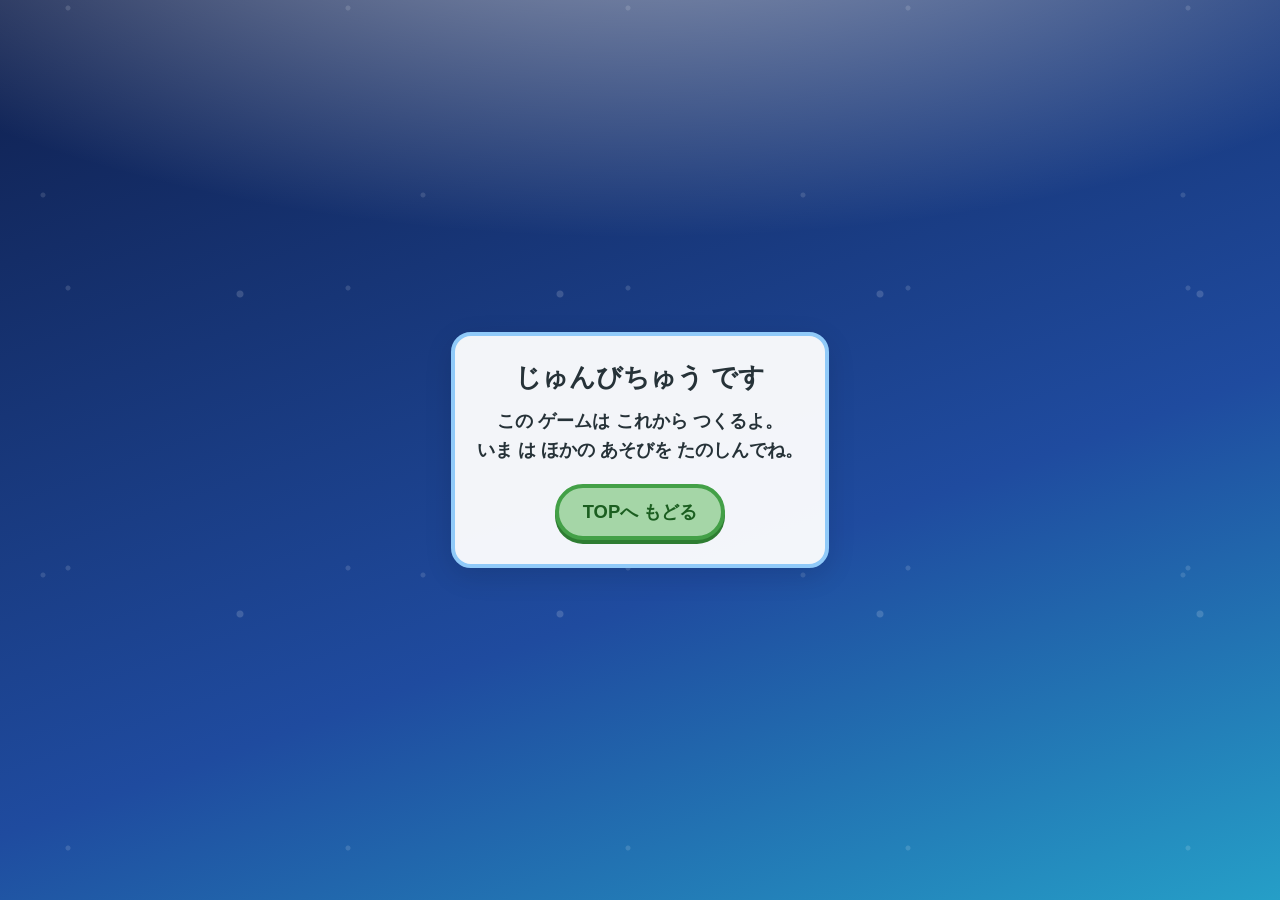
<file: games/soon.html>
<!DOCTYPE html>
<html lang="ja">
<head>
  <meta charset="UTF-8" />
  <meta name="viewport" content="width=device-width, initial-scale=1, viewport-fit=cover" />
  <title>じゅんびちゅう</title>
  <link rel="icon" href="/favicon.svg" type="image/svg+xml" />
  <style>
    * { box-sizing: border-box; }
    html, body {
      margin: 0;
      min-height: 100%;
      font-family: "Hiragino Sans", "Hiragino Kaku Gothic ProN", "Yu Gothic UI", "Meiryo", sans-serif;
    }
    body {
      min-height: 100dvh;
      display: flex;
      flex-direction: column;
      align-items: center;
      justify-content: center;
      padding: 1.5rem;
      background:
        radial-gradient(130% 80% at 50% -20%, rgba(255, 255, 255, 0.65) 0%, rgba(255, 255, 255, 0) 58%),
        linear-gradient(160deg, #0f1f4d 0%, #1f4b9f 34%, #26a8cc 58%, #27b07f 100%);
      background-size: 100% 100%, 180% 180%;
      animation:
        bgShift 14s ease-in-out infinite alternate,
        dayNightFilter 300s linear infinite;
      color: #263238;
      position: relative;
      overflow: hidden;
    }
    body::before {
      content: "";
      position: fixed;
      inset: -10%;
      pointer-events: none;
      background:
        radial-gradient(circle at 15% 20%, rgba(255, 255, 255, 0.23) 0 3px, transparent 4px),
        radial-gradient(circle at 70% 35%, rgba(255, 255, 255, 0.2) 0 2px, transparent 3px),
        radial-gradient(circle at 45% 75%, rgba(255, 255, 255, 0.18) 0 2px, transparent 3px);
      background-size: 320px 320px, 280px 280px, 380px 380px;
      opacity: 0.7;
      animation: sparkleMove 24s linear infinite;
      z-index: 0;
    }
    @keyframes bgShift {
      0% { background-position: 0 0, 0% 35%; }
      100% { background-position: 0 0, 100% 65%; }
    }
    @keyframes sparkleMove {
      0% { transform: translate(0, 0); }
      100% { transform: translate(-36px, -22px); }
    }
    @keyframes dayNightFilter {
      0%, 20% { filter: brightness(1) saturate(1); }
      45% { filter: brightness(0.88) saturate(1.05); }
      55% { filter: brightness(0.62) saturate(0.85); }
      80% { filter: brightness(0.88) saturate(1.02); }
      100% { filter: brightness(1) saturate(1); }
    }
    .card {
      position: relative;
      z-index: 1;
      background: rgba(255, 255, 255, 0.95);
      border-radius: 1.25rem;
      padding: 1.5rem 1.35rem;
      max-width: 420px;
      text-align: center;
      box-shadow: 0 8px 28px rgba(0, 0, 0, 0.12);
      border: 4px solid #90caf9;
    }
    h1 {
      margin: 0 0 0.75rem;
      font-size: clamp(1.3rem, 5vw, 1.65rem);
      font-weight: 900;
    }
    p {
      margin: 0 0 1.25rem;
      font-size: clamp(1rem, 3.8vw, 1.15rem);
      font-weight: 700;
      line-height: 1.55;
    }
    a {
      display: inline-block;
      min-height: 3rem;
      line-height: 3rem;
      padding: 0 1.5rem;
      font-size: clamp(1rem, 4vw, 1.15rem);
      font-weight: 800;
      text-decoration: none;
      color: #1b5e20;
      background: #a5d6a7;
      border: 4px solid #43a047;
      border-radius: 999px;
      box-shadow: 0 4px 0 #2e7d32;
    }
    a:active {
      transform: translateY(2px);
      box-shadow: 0 2px 0 #2e7d32;
    }
  </style>
</head>
<body>
  <div class="card">
    <h1>じゅんびちゅう です</h1>
    <p>この ゲームは これから つくるよ。<br />いま は ほかの あそびを たのしんでね。</p>
    <a href="/">TOPへ もどる</a>
  </div>
</body>
</html>
</file>
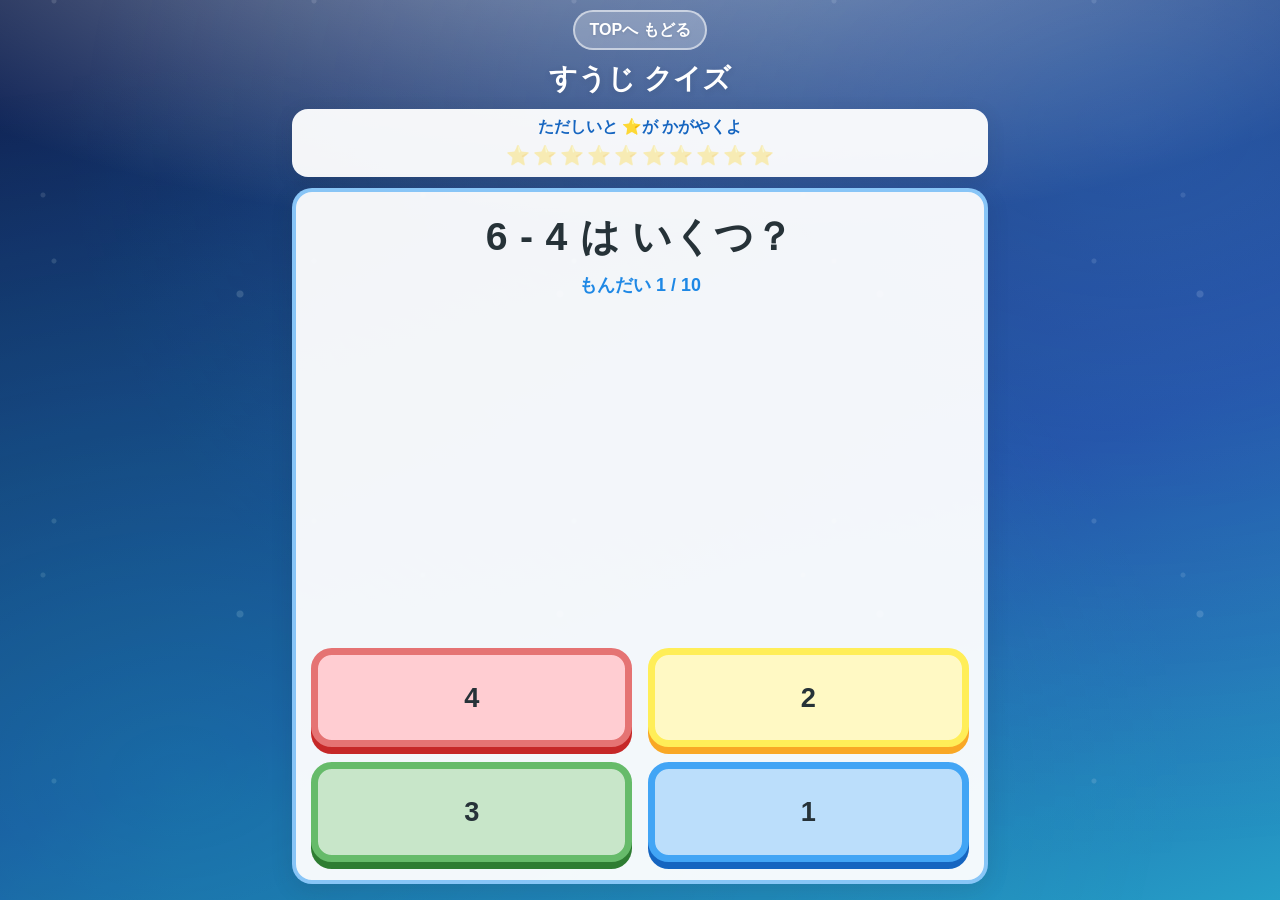
<file: games/suuji-quiz-game.html>
<!DOCTYPE html>
<html lang="ja">
<head>
  <meta charset="UTF-8" />
  <meta name="viewport" content="width=device-width, initial-scale=1, viewport-fit=cover" />
  <title>すうじ クイズ</title>
  <link rel="icon" href="/favicon.svg" type="image/svg+xml" />
  <link rel="stylesheet" href="quiz-common.css" />
  <style>
    :root {
      --sky-top: #90caf9;
      --sky-bottom: #bbdefb;
      --field: #a5d6a7;
      --field-dark: #66bb6a;
      --panel: rgba(255, 255, 255, 0.95);
      --text: #263238;
      --shadow: rgba(38, 50, 56, 0.14);
    }

    * { box-sizing: border-box; }

    html, body {
      margin: 0;
      min-height: 100%;
      font-family: "Hiragino Sans", "Hiragino Kaku Gothic ProN", "Yu Gothic UI", "Meiryo", sans-serif;
      color: var(--text);
      -webkit-tap-highlight-color: transparent;
    }

    body {
      display: flex;
      flex-direction: column;
      min-height: 100dvh;
      background:
        radial-gradient(130% 80% at 50% -20%, rgba(255, 255, 255, 0.65) 0%, rgba(255, 255, 255, 0) 58%),
        linear-gradient(160deg, #0f1f4d 0%, #1f4b9f 34%, #26a8cc 58%, #27b07f 100%);
      background-size: 100% 100%, 180% 180%;
      animation:
        bgShift 14s ease-in-out infinite alternate,
        dayNightFilter 300s linear infinite;
      padding: env(safe-area-inset-top, 0) env(safe-area-inset-right, 0) env(safe-area-inset-bottom, 0) env(safe-area-inset-left, 0);
    }

    @keyframes bgShift {
      0% { background-position: 0 0, 0% 35%; }
      100% { background-position: 0 0, 100% 65%; }
    }

    @keyframes dayNightFilter {
      0%, 20% { filter: brightness(1) saturate(1); }
      45% { filter: brightness(0.88) saturate(1.05); }
      55% { filter: brightness(0.62) saturate(0.85); }
      80% { filter: brightness(0.88) saturate(1.02); }
      100% { filter: brightness(1) saturate(1); }
    }

    .wrap {
      flex: 1;
      display: flex;
      flex-direction: column;
      max-width: 720px;
      width: 100%;
      margin: 0 auto;
      padding: 0.65rem 0.75rem 1rem;
      gap: 0.65rem;
    }

    .top-back {
      display: inline-flex;
      align-self: center;
      padding: 0.45rem 0.9rem;
      font-size: clamp(0.88rem, 3.2vw, 1rem);
      font-weight: 800;
      color: #fff;
      text-decoration: none;
      text-shadow: 0 1px 3px var(--shadow);
      border-radius: 999px;
      background: rgba(255, 255, 255, 0.25);
      border: 2px solid rgba(255, 255, 255, 0.55);
    }

    .top-back:active {
      opacity: 0.88;
      transform: scale(0.98);
    }

    h1 {
      margin: 0;
      font-size: clamp(1.25rem, 5vw, 1.75rem);
      text-align: center;
      color: #fff;
      text-shadow: 0 2px 6px var(--shadow);
      font-weight: 900;
    }

    .progress-strip {
      background: var(--panel);
      border-radius: 1rem;
      padding: 0.55rem 0.65rem 0.65rem;
      box-shadow: 0 4px 18px var(--shadow);
    }

    .progress-strip > p {
      margin: 0 0 0.35rem;
      font-size: clamp(0.82rem, 3vw, 0.98rem);
      font-weight: 700;
      text-align: center;
      color: #1565c0;
    }

    .stars {
      display: flex;
      justify-content: center;
      gap: 0.2rem;
      flex-wrap: wrap;
    }

    .star {
      font-size: clamp(0.95rem, 3.8vw, 1.2rem);
      opacity: 0.35;
      transition: opacity 0.25s ease, transform 0.25s ease;
    }

    .star.on {
      opacity: 1;
      transform: scale(1.15);
    }

    .quiz-panel {
      flex: 1;
      display: flex;
      flex-direction: column;
      justify-content: center;
      background: var(--panel);
      border-radius: 1.25rem;
      padding: 1.1rem 0.95rem 1.15rem;
      box-shadow: 0 6px 22px var(--shadow);
      min-height: 10rem;
      border: 4px solid rgba(100, 181, 246, 0.75);
    }

    .question {
      font-size: clamp(1.55rem, 6.4vw, 2.45rem);
      font-weight: 800;
      line-height: 1.45;
      text-align: center;
      margin: 0 0 0.45rem;
      letter-spacing: 0.02em;
    }

    .progress-text {
      text-align: center;
      font-size: clamp(0.95rem, 3.5vw, 1.12rem);
      font-weight: 700;
      color: #1e88e5;
      margin: 0 0 0.55rem;
    }

    .choices {
      display: grid;
      grid-template-columns: 1fr 1fr;
      gap: 0.95rem;
      margin-top: auto;
      padding-top: 0.35rem;
    }

    .choice-btn {
      display: flex;
      align-items: center;
      justify-content: center;
      text-align: center;
      min-height: 6.2rem;
      padding: 1rem 0.65rem;
      font-size: clamp(1.35rem, 5.2vw, 1.7rem);
      font-weight: 800;
      border: 7px solid var(--choice-border, #90a4ae);
      border-radius: 1.3rem;
      background: var(--choice-bg, #eceff1);
      color: var(--text);
      cursor: pointer;
      touch-action: manipulation;
      box-shadow: 0 7px 0 var(--choice-shadow, #78909c);
      transition: transform 0.12s ease, box-shadow 0.12s ease, filter 0.12s ease;
    }

    .choices .choice-btn:nth-child(1) {
      --choice-bg: #ffcdd2;
      --choice-border: #e57373;
      --choice-shadow: #c62828;
    }

    .choices .choice-btn:nth-child(2) {
      --choice-bg: #fff9c4;
      --choice-border: #ffee58;
      --choice-shadow: #f9a825;
    }

    .choices .choice-btn:nth-child(3) {
      --choice-bg: #c8e6c9;
      --choice-border: #66bb6a;
      --choice-shadow: #2e7d32;
    }

    .choices .choice-btn:nth-child(4) {
      --choice-bg: #bbdefb;
      --choice-border: #42a5f5;
      --choice-shadow: #1565c0;
    }

    @media (hover: hover) and (pointer: fine) {
      .choice-btn:hover:not(:disabled) {
        transform: scale(1.04) translateY(-2px);
        filter: brightness(1.03);
      }
    }

    .choice-btn:active:not(:disabled) {
      transform: translateY(5px) scale(1.01);
      box-shadow: 0 2px 0 var(--choice-shadow, #78909c);
    }

    .choice-btn:disabled { opacity: 0.55; cursor: default; }

    .choice-btn.wrong-shake { animation: wrongShake 0.62s ease-in-out; }

    @keyframes wrongShake {
      0%, 100% { transform: translateX(0) rotate(0deg); }
      15% { transform: translateX(-12px) rotate(-2deg); }
      30% { transform: translateX(10px) rotate(2deg); }
      45% { transform: translateX(-8px) rotate(-1deg); }
      60% { transform: translateX(6px) rotate(1deg); }
    }

    .finish-panel {
      text-align: center;
      background: linear-gradient(165deg, #e3f2fd 0%, #e8f5e9 100%);
      border: 6px solid #42a5f5;
      border-radius: 1.25rem;
      padding: 1.35rem 1rem;
      box-shadow: 0 8px 28px var(--shadow);
    }

    .finish-panel .big {
      font-size: clamp(2rem, 8.5vw, 3rem);
      font-weight: 900;
      margin: 0 0 0.5rem;
      color: #0d47a1;
    }

    .finish-msg {
      font-size: clamp(1.1rem, 4.2vw, 1.45rem);
      font-weight: 700;
      margin: 0 0 1rem;
      color: #2e7d32;
    }

    .restart-btn {
      min-height: 3.4rem;
      padding: 0 1.6rem;
      font-size: clamp(1.05rem, 4.2vw, 1.3rem);
      font-weight: 800;
      border: 4px solid #1565c0;
      border-radius: 999px;
      background: #90caf9;
      color: #0d47a1;
      cursor: pointer;
      box-shadow: 0 4px 0 #1565c0;
    }

    .restart-btn:active {
      transform: translateY(2px);
      box-shadow: 0 2px 0 #1565c0;
    }

    .overlay {
      position: fixed;
      inset: 0;
      z-index: 60;
      display: flex;
      align-items: center;
      justify-content: center;
      background: rgba(0, 0, 0, 0.28);
      opacity: 0;
      pointer-events: none;
      transition: opacity 0.18s ease;
    }

    .overlay.show { opacity: 1; pointer-events: auto; }
    .overlay.ok {
      background: radial-gradient(circle at 50% 35%, rgba(227, 242, 253, 0.9), rgba(144, 202, 249, 0.4), rgba(0, 0, 0, 0.25));
    }
    .overlay.ng {
      background: radial-gradient(ellipse 100% 70% at 50% 100%, rgba(69, 90, 100, 0.55), rgba(0, 0, 0, 0.35));
    }

    .overlay-card {
      background: #fff;
      border-radius: 1.4rem;
      padding: 1.4rem 1.6rem;
      max-width: 90vw;
      text-align: center;
      box-shadow: 0 14px 44px rgba(0, 0, 0, 0.22);
      border: 5px solid #64b5f6;
    }

    .overlay.ng .overlay-card {
      border-color: #78909c;
      background: linear-gradient(180deg, #eceff1, #cfd8dc);
    }

    .overlay-card h2 {
      margin: 0 0 0.35rem;
      font-size: clamp(1.75rem, 7vw, 2.6rem);
      font-weight: 900;
    }

    .overlay.ok h2 { color: #0d47a1; }
    .overlay.ng h2 { color: #37474f; }

    .overlay-card p {
      margin: 0;
      font-size: clamp(1.05rem, 4vw, 1.35rem);
      font-weight: 700;
    }

    .buzzer {
      font-size: clamp(1.35rem, 5.5vw, 1.85rem);
      font-weight: 900;
      color: #455a64;
      margin-bottom: 0.35rem;
      letter-spacing: 0.1em;
    }

    .hidden { display: none !important; }
  </style>
</head>
<body>
  <div class="wrap">
    <a class="top-back" href="/">TOPへ もどる</a>
    <h1>すうじ クイズ</h1>

    <div class="progress-strip" id="progressStrip" aria-label="すすみかた">
      <p>ただしいと ⭐が かがやくよ</p>
      <div class="stars" id="stars"></div>
    </div>

    <section class="quiz-panel" id="quizPanel">
      <p class="question" id="questionText"></p>
      <p class="progress-text" id="progressText"></p>
      <div class="choices" id="choices"></div>
    </section>

    <section class="quiz-panel finish-panel hidden" id="finishPanel" aria-live="polite">
      <p class="big">おわった！🌟</p>
      <p class="finish-msg">すうじ はかせ だね！</p>
      <button type="button" class="restart-btn" id="restartBtn">もういちど あそぶ</button>
    </section>
  </div>

  <div class="overlay" id="overlay" aria-live="assertive">
    <div class="confetti-layer hidden" id="confettiLayer" aria-hidden="true"></div>
    <div class="overlay-card" id="overlayCard">
      <div class="sparkles hidden" id="sparklesLine" aria-hidden="true">やったね！<br />すごーい！</div>
      <h2 id="overlayTitle"></h2>
      <p class="buzzer hidden" id="buzzerLine">ぶぶーーーー</p>
      <p id="overlaySub"></p>
    </div>
  </div>

  <script src="quiz-effects.js"></script>
  <script>
    (function () {
      "use strict";

      var ROUNDS = 10;

      var POOL = [
        { q: "3 + 2 は いくつ？", choices: ["4", "5", "6", "7"], i: 1 },
        { q: "8 - 3 は いくつ？", choices: ["3", "4", "5", "6"], i: 2 },
        { q: "6 と 2 で おおきいのは？", choices: ["6", "2", "おなじ", "0"], i: 0 },
        { q: "4 + 4 は いくつ？", choices: ["6", "7", "8", "9"], i: 2 },
        { q: "9 - 5 は いくつ？", choices: ["3", "4", "5", "6"], i: 1 },
        { q: "1 から かぞえて 5ばんめの すうじは？", choices: ["3", "4", "5", "6"], i: 2 },
        { q: "7 + 1 は いくつ？", choices: ["6", "7", "8", "9"], i: 2 },
        { q: "10 - 2 は いくつ？", choices: ["6", "7", "8", "9"], i: 2 },
        { q: "2 + 6 は いくつ？", choices: ["6", "7", "8", "9"], i: 2 },
        { q: "5 - 4 は いくつ？", choices: ["1", "2", "3", "4"], i: 0 },
        { q: "3 と 9 で ちいさいのは？", choices: ["3", "9", "おなじ", "0"], i: 0 },
        { q: "0 + 7 は いくつ？", choices: ["0", "6", "7", "8"], i: 2 },
        { q: "6 - 1 は いくつ？", choices: ["4", "5", "6", "7"], i: 1 },
        { q: "2 + 2 は いくつ？", choices: ["2", "3", "4", "5"], i: 2 },
        { q: "9 - 1 は いくつ？", choices: ["7", "8", "9", "10"], i: 1 },
        { q: "4 と 4 は どっちが おおきい？", choices: ["ひだり", "みぎ", "おなじ", "わからない"], i: 2 },
        { q: "5 + 3 は いくつ？", choices: ["7", "8", "9", "10"], i: 1 },
        { q: "8 - 6 は いくつ？", choices: ["1", "2", "3", "4"], i: 1 },
        { q: "1 + 7 は いくつ？", choices: ["7", "8", "9", "10"], i: 1 },
        { q: "6 - 4 は いくつ？", choices: ["1", "2", "3", "4"], i: 1 },
        { q: "3 + 5 は いくつ？", choices: ["6", "7", "8", "9"], i: 2 },
        { q: "7 - 2 は いくつ？", choices: ["4", "5", "6", "7"], i: 1 },
        { q: "2 と 8 で おおきいのは？", choices: ["2", "8", "おなじ", "0"], i: 1 },
        { q: "10 から 1 ひくと？", choices: ["8", "9", "10", "11"], i: 1 },
        { q: "0 と 5 で ちいさいのは？", choices: ["0", "5", "おなじ", "1"], i: 0 },
        { q: "4 + 1 は いくつ？", choices: ["4", "5", "6", "7"], i: 1 },
        { q: "8 - 1 は いくつ？", choices: ["6", "7", "8", "9"], i: 1 },
        { q: "3 + 3 は いくつ？", choices: ["5", "6", "7", "8"], i: 1 },
        { q: "9 - 4 は いくつ？", choices: ["4", "5", "6", "7"], i: 1 },
        { q: "2 + 5 は いくつ？", choices: ["6", "7", "8", "9"], i: 1 },
        { q: "6 + 3 は いくつ？", choices: ["8", "9", "10", "11"], i: 1 },
        { q: "7 - 6 は いくつ？", choices: ["0", "1", "2", "3"], i: 1 },
        { q: "1 + 1 は いくつ？", choices: ["1", "2", "3", "4"], i: 1 },
        { q: "5 + 4 は いくつ？", choices: ["8", "9", "10", "11"], i: 1 },
        { q: "8 と 8 は どっちが おおきい？", choices: ["ひだり", "みぎ", "おなじ", "どちらも0"], i: 2 },
        { q: "10 と 7 で ちいさいのは？", choices: ["10", "7", "おなじ", "9"], i: 1 },
        { q: "6 + 0 は いくつ？", choices: ["5", "6", "7", "8"], i: 1 },
        { q: "4 - 2 は いくつ？", choices: ["1", "2", "3", "4"], i: 1 },
        { q: "9 + 0 は いくつ？", choices: ["8", "9", "10", "0"], i: 1 },
        { q: "3 - 1 は いくつ？", choices: ["1", "2", "3", "4"], i: 1 },
        { q: "2 + 7 は いくつ？", choices: ["8", "9", "10", "11"], i: 1 },
        { q: "5 - 2 は いくつ？", choices: ["2", "3", "4", "5"], i: 1 }
      ];

      var state = {
        round: [],
        idx: 0,
        okCount: 0,
        lock: false,
        ctx: null
      };

      var els = {
        stars: document.getElementById("stars"),
        quizPanel: document.getElementById("quizPanel"),
        finishPanel: document.getElementById("finishPanel"),
        questionText: document.getElementById("questionText"),
        progressText: document.getElementById("progressText"),
        choices: document.getElementById("choices"),
        restartBtn: document.getElementById("restartBtn"),
        overlay: document.getElementById("overlay"),
        overlayCard: document.getElementById("overlayCard"),
        overlayTitle: document.getElementById("overlayTitle"),
        overlaySub: document.getElementById("overlaySub"),
        buzzerLine: document.getElementById("buzzerLine"),
        sparklesLine: document.getElementById("sparklesLine"),
        confettiLayer: document.getElementById("confettiLayer")
      };

      function shufflePick() {
        var ix = [];
        for (var i = 0; i < POOL.length; i++) ix.push(i);
        for (var j = ix.length - 1; j > 0; j--) {
          var r = Math.floor(Math.random() * (j + 1));
          var t = ix[j];
          ix[j] = ix[r];
          ix[r] = t;
        }
        var out = [];
        for (var k = 0; k < ROUNDS; k++) out.push(POOL[ix[k]]);
        return out;
      }

      function pinpon() {
        try {
          if (window.KidsQuizEffects && window.KidsQuizEffects.playPinpon) {
            window.KidsQuizEffects.playPinpon(state);
          }
        } catch (e) {}
      }

      function bubuu() {
        try {
          if (window.KidsQuizEffects && window.KidsQuizEffects.playBubuu) {
            window.KidsQuizEffects.playBubuu(state);
          }
        } catch (e) {}
      }

      function buildStars() {
        els.stars.innerHTML = "";
        for (var s = 0; s < ROUNDS; s++) {
          var sp = document.createElement("span");
          sp.className = "star";
          sp.textContent = "⭐";
          sp.setAttribute("aria-hidden", "true");
          els.stars.appendChild(sp);
        }
      }

      function updateStars() {
        var nodes = els.stars.querySelectorAll(".star");
        for (var i = 0; i < nodes.length; i++) {
          nodes[i].classList.toggle("on", i < state.okCount);
        }
      }

      function showOverlay(ok, title, sub, ms, done) {
        if (!(window.KidsQuizEffects && window.KidsQuizEffects.showOverlay)) {
          if (done) done();
          return;
        }
        window.KidsQuizEffects.showOverlay({
          overlay: els.overlay,
          titleEl: els.overlayTitle,
          subEl: els.overlaySub,
          buzzerEl: els.buzzerLine,
          ok: ok,
          title: title,
          sub: sub,
          durationMs: ms,
          beforeShow: function (isOk) {
            if (!els.overlayCard) return;
            els.overlayCard.classList.toggle("correct-burst", isOk);
            if (els.sparklesLine) els.sparklesLine.classList.toggle("hidden", !isOk);
            if (isOk && els.confettiLayer && window.KidsQuizEffects.burstConfetti) {
              window.KidsQuizEffects.burstConfetti(els.confettiLayer, 28);
            }
          },
          afterHide: function () {
            if (!els.overlayCard) return;
            els.overlayCard.classList.remove("correct-burst");
            if (els.sparklesLine) els.sparklesLine.classList.add("hidden");
            if (els.confettiLayer) {
              els.confettiLayer.classList.add("hidden");
              els.confettiLayer.innerHTML = "";
            }
          },
          onDone: done
        });
      }

      function renderQ() {
        var q = state.round[state.idx];
        els.questionText.textContent = q.q;
        els.progressText.textContent = "もんだい " + (state.idx + 1) + " / " + ROUNDS;
        els.choices.innerHTML = "";
        state.lock = false;
        var order = [];
        for (var i = 0; i < q.choices.length; i++) order.push(i);
        for (var j = order.length - 1; j > 0; j--) {
          var r = Math.floor(Math.random() * (j + 1));
          var t = order[j];
          order[j] = order[r];
          order[r] = t;
        }
        for (var c = 0; c < order.length; c++) {
          (function (n) {
            var b = document.createElement("button");
            b.type = "button";
            b.className = "choice-btn";
            b.textContent = q.choices[n];
            b.setAttribute("aria-label", q.choices[n]);
            bindChoiceAction(b, function () { pick(n, b); });
            els.choices.appendChild(b);
          })(order[c]);
        }
      }

      function bindChoiceAction(btn, onPick) {
        var handledByTouch = false;
        btn.addEventListener("touchend", function (ev) {
          handledByTouch = true;
          ev.preventDefault();
          onPick();
          window.setTimeout(function () {
            handledByTouch = false;
          }, 400);
        }, { passive: false });
        btn.addEventListener("click", function () {
          if (handledByTouch) return;
          onPick();
        });
      }

      function setDisabled(disabled) {
        var bs = els.choices.querySelectorAll(".choice-btn");
        for (var i = 0; i < bs.length; i++) bs[i].disabled = disabled;
      }

      function pick(n, btn) {
        if (state.lock) return;
        var q = state.round[state.idx];
        var ok = n === q.i;
        state.lock = true;
        setDisabled(true);
        if (ok) {
          pinpon();
          showOverlay(true, "せいかい！", "そのちょうし！", 1650, function () {
            state.okCount++;
            updateStars();
            state.idx++;
            if (state.idx >= ROUNDS) {
              els.quizPanel.classList.add("hidden");
              els.finishPanel.classList.remove("hidden");
            } else {
              setDisabled(false);
              state.lock = false;
              renderQ();
            }
          });
        } else {
          bubuu();
          btn.classList.add("wrong-shake");
          window.setTimeout(function () {
            btn.classList.remove("wrong-shake");
          }, 650);
          showOverlay(false, "ざんねん！", "もういちど えらんでね", 1680, function () {
            setDisabled(false);
            state.lock = false;
          });
        }
      }

      function start() {
        state.round = shufflePick();
        state.idx = 0;
        state.okCount = 0;
        state.lock = false;
        buildStars();
        updateStars();
        els.finishPanel.classList.add("hidden");
        els.quizPanel.classList.remove("hidden");
        renderQ();
      }

      els.restartBtn.addEventListener("click", start);
      start();
    })();
  </script>
</body>
</html>
</file>
<file: games/quiz-common.css>
:root {
  --sky-top: #90caf9;
  --sky-bottom: #bbdefb;
  --field: #a5d6a7;
  --field-dark: #66bb6a;
  --panel: rgba(255, 255, 255, 0.95);
  --text: #263238;
  --shadow: rgba(38, 50, 56, 0.14);
  --accent: #1565c0;
  --accent-soft: #64b5f6;
  --ok: #2e7d32;
}

* { box-sizing: border-box; }

html, body {
  margin: 0;
  min-height: 100%;
  font-family: "Hiragino Sans", "Hiragino Kaku Gothic ProN", "Yu Gothic UI", "Meiryo", sans-serif;
  color: var(--text);
  -webkit-tap-highlight-color: transparent;
}

body {
  display: flex;
  flex-direction: column;
  min-height: 100dvh;
  background:
    radial-gradient(120% 70% at 50% -10%, rgba(255, 255, 255, 0.55) 0%, rgba(255, 255, 255, 0) 60%),
    linear-gradient(160deg, #0f1f4d 0%, #183b78 34%, #1a6ea0 58%, #27b07f 100%);
  background-size: 100% 100%, 180% 180%;
  animation:
    skyDrift 16s ease-in-out infinite alternate,
    dayNightCycle 300s linear infinite;
  padding: env(safe-area-inset-top, 0) env(safe-area-inset-right, 0) env(safe-area-inset-bottom, 0) env(safe-area-inset-left, 0);
  overflow-x: hidden;
  position: relative;
}

body::before,
body::after {
  content: "";
  position: fixed;
  inset: -10%;
  pointer-events: none;
  z-index: 0;
}

body::before {
  background:
    radial-gradient(circle at 15% 20%, rgba(255, 255, 255, 0.26) 0 3px, transparent 4px),
    radial-gradient(circle at 70% 35%, rgba(255, 255, 255, 0.22) 0 2px, transparent 3px),
    radial-gradient(circle at 45% 75%, rgba(255, 255, 255, 0.2) 0 2px, transparent 3px);
  background-size: 320px 320px, 260px 260px, 380px 380px;
  animation: sparkleDrift 22s linear infinite;
  opacity: 0.6;
}

body::after {
  background:
    radial-gradient(ellipse at 20% 80%, rgba(0, 255, 200, 0.2) 0%, rgba(0, 255, 200, 0) 58%),
    radial-gradient(ellipse at 82% 20%, rgba(90, 168, 255, 0.26) 0%, rgba(90, 168, 255, 0) 60%);
  animation:
    glowPulse 8s ease-in-out infinite alternate,
    dayNightGlow 300s linear infinite;
  opacity: 0.9;
}

@keyframes skyDrift {
  0% { background-position: 0 0, 0% 40%; }
  100% { background-position: 0 0, 100% 60%; }
}

@keyframes dayNightCycle {
  0%, 20% { filter: brightness(1) saturate(1); }
  45% { filter: brightness(0.88) saturate(1.05); }
  55% { filter: brightness(0.62) saturate(0.85); }
  80% { filter: brightness(0.88) saturate(1.02); }
  100% { filter: brightness(1) saturate(1); }
}

@keyframes dayNightGlow {
  0%, 20% { opacity: 0.9; }
  55% { opacity: 0.45; }
  100% { opacity: 0.9; }
}

@keyframes sparkleDrift {
  0% { transform: translateX(0) translateY(0); }
  100% { transform: translateX(-40px) translateY(-24px); }
}

@keyframes glowPulse {
  0% { transform: scale(1); opacity: 0.72; }
  100% { transform: scale(1.06); opacity: 1; }
}

.wrap {
  position: relative;
  z-index: 1;
  flex: 1;
  display: flex;
  flex-direction: column;
  max-width: 720px;
  width: 100%;
  margin: 0 auto;
  padding: 0.65rem 0.75rem 1rem;
  gap: 0.65rem;
}

.top-back {
  display: inline-flex;
  align-self: center;
  padding: 0.45rem 0.9rem;
  font-size: clamp(0.88rem, 3.2vw, 1rem);
  font-weight: 800;
  color: #fff;
  text-decoration: none;
  text-shadow: 0 1px 3px var(--shadow);
  border-radius: 0.6rem;
  background: rgba(255, 255, 255, 0.25);
  border: 2px solid rgba(255, 255, 255, 0.55);
}

.top-back:active {
  opacity: 0.88;
  transform: scale(0.98);
}

h1 {
  margin: 0;
  font-size: clamp(1.25rem, 5vw, 1.75rem);
  text-align: center;
  color: #fff;
  text-shadow: 0 2px 6px var(--shadow);
  font-weight: 900;
}

.progress-strip {
  background: var(--panel);
  border-radius: 1rem;
  padding: 0.55rem 0.65rem 0.65rem;
  box-shadow: 0 4px 18px var(--shadow);
}

.progress-strip > p {
  margin: 0 0 0.35rem;
  font-size: clamp(0.82rem, 3vw, 0.98rem);
  font-weight: 700;
  text-align: center;
  color: var(--accent);
}

.stars {
  display: flex;
  justify-content: center;
  gap: 0.2rem;
  flex-wrap: wrap;
}

.star {
  font-size: clamp(0.95rem, 3.8vw, 1.2rem);
  opacity: 0.35;
  transition: opacity 0.25s ease, transform 0.25s ease;
}

.star.on {
  opacity: 1;
  transform: scale(1.15);
}

.quiz-panel {
  flex: 1;
  display: flex;
  flex-direction: column;
  justify-content: center;
  background: var(--panel);
  border-radius: 1.25rem;
  padding: 1.1rem 0.95rem 1.15rem;
  box-shadow: 0 6px 22px var(--shadow);
  min-height: 10rem;
  border: 4px solid color-mix(in srgb, var(--accent-soft) 75%, white 25%);
}

.question {
  font-size: clamp(1.5rem, 6.3vw, 2.4rem);
  font-weight: 800;
  line-height: 1.45;
  text-align: center;
  margin: 0 0 0.45rem;
  letter-spacing: 0.02em;
}

.progress-text {
  text-align: center;
  font-size: clamp(0.95rem, 3.5vw, 1.12rem);
  font-weight: 700;
  color: var(--ok);
  margin: 0 0 0.55rem;
}

.choices {
  display: grid;
  grid-template-columns: 1fr 1fr;
  gap: 0.95rem;
  margin-top: auto;
  padding-top: 0.35rem;
}

.choice-btn {
  display: flex;
  align-items: center;
  justify-content: center;
  text-align: center;
  min-height: 6.2rem;
  padding: 1rem 0.65rem;
  font-size: clamp(1.3rem, 5.2vw, 1.7rem);
  font-weight: 800;
  border: 7px solid var(--choice-border, #90a4ae);
  border-radius: 1.1rem;
  background: var(--choice-bg, #eceff1);
  color: var(--text);
  cursor: pointer;
  box-shadow: 0 7px 0 var(--choice-shadow, #78909c);
}

.choices .choice-btn:nth-child(1) { --choice-bg: #ffcdd2; --choice-border: #e57373; --choice-shadow: #c62828; }
.choices .choice-btn:nth-child(2) { --choice-bg: #bbdefb; --choice-border: #42a5f5; --choice-shadow: #1565c0; }
.choices .choice-btn:nth-child(3) { --choice-bg: #c8e6c9; --choice-border: #66bb6a; --choice-shadow: #2e7d32; }
.choices .choice-btn:nth-child(4) { --choice-bg: #fff9c4; --choice-border: #ffee58; --choice-shadow: #f9a825; }

.choice-btn:active:not(:disabled) {
  transform: translateY(5px) scale(1.01);
  box-shadow: 0 2px 0 var(--choice-shadow, #78909c);
}

.choice-btn:disabled { opacity: 0.55; cursor: default; }
.choice-btn.wrong-shake { animation: wrongShake 0.62s ease-in-out; }
@keyframes wrongShake {
  0%, 100% { transform: translateX(0) rotate(0deg); }
  15% { transform: translateX(-12px) rotate(-2deg); }
  30% { transform: translateX(10px) rotate(2deg); }
  45% { transform: translateX(-8px) rotate(-1deg); }
  60% { transform: translateX(6px) rotate(1deg); }
}

.finish-panel {
  text-align: center;
  background: linear-gradient(165deg, #e3f2fd 0%, #e8f5e9 100%);
  border: 6px solid var(--accent-soft);
  border-radius: 1.25rem;
  padding: 1.35rem 1rem;
  box-shadow: 0 8px 28px var(--shadow);
}

.finish-panel .big {
  font-size: clamp(2rem, 8.5vw, 3rem);
  font-weight: 900;
  margin: 0 0 0.5rem;
  color: var(--accent);
}

.finish-msg {
  font-size: clamp(1.1rem, 4.2vw, 1.45rem);
  font-weight: 700;
  margin: 0 0 1rem;
  color: var(--ok);
}

.restart-btn {
  min-height: 3.4rem;
  padding: 0 1.6rem;
  font-size: clamp(1.05rem, 4.2vw, 1.3rem);
  font-weight: 800;
  border: 4px solid var(--accent);
  border-radius: 0.7rem;
  background: color-mix(in srgb, var(--accent-soft) 72%, white 28%);
  color: var(--accent);
  cursor: pointer;
  box-shadow: 0 4px 0 var(--accent);
}

.restart-btn:active {
  transform: translateY(2px);
  box-shadow: 0 2px 0 var(--accent);
}

.overlay {
  position: fixed;
  inset: 0;
  z-index: 60;
  display: flex;
  align-items: center;
  justify-content: center;
  background: rgba(0, 0, 0, 0.28);
  opacity: 0;
  pointer-events: none;
  transition: opacity 0.18s ease;
}

.overlay.show { opacity: 1; pointer-events: auto; }
.overlay.ok {
  background: radial-gradient(circle at 50% 35%, rgba(227, 242, 253, 0.9), rgba(144, 202, 249, 0.4), rgba(0, 0, 0, 0.25));
  animation: correctBgPulse 0.7s ease-in-out infinite alternate;
}
.overlay.ng {
  background: radial-gradient(ellipse 100% 70% at 50% 100%, rgba(69, 90, 100, 0.55), rgba(0, 0, 0, 0.35));
}

.overlay-card {
  background: #fff;
  border-radius: 1.2rem;
  padding: 1.4rem 1.6rem;
  max-width: 90vw;
  text-align: center;
  box-shadow: 0 14px 44px rgba(0, 0, 0, 0.22);
  border: 5px solid var(--accent-soft);
}

.overlay.ng .overlay-card {
  border-color: #78909c;
  background: linear-gradient(180deg, #eceff1, #cfd8dc);
}

.overlay-card h2 {
  margin: 0 0 0.35rem;
  font-size: clamp(1.75rem, 7vw, 2.6rem);
  font-weight: 900;
}

.overlay.ok h2 { color: var(--accent); }
.overlay.ng h2 { color: #37474f; }

.overlay-card.correct-burst {
  border-width: 6px;
  border-color: #ffca28;
  animation:
    cardPopIn 0.45s cubic-bezier(0.34, 1.45, 0.64, 1) both,
    correctRing 0.9s ease-in-out infinite;
  box-shadow:
    0 0 0 0 rgba(255, 235, 59, 0.7),
    0 16px 48px rgba(255, 152, 0, 0.45),
    0 12px 40px rgba(0, 0, 0, 0.15);
}

.overlay-card.correct-burst h2 {
  font-size: clamp(2rem, 8.5vw, 3rem);
  line-height: 1.15;
  color: #e65100;
  text-shadow:
    0 0 12px rgba(255, 235, 59, 0.9),
    0 3px 0 #fff9c4,
    0 5px 0 #ff9800,
    2px 6px 0 rgba(230, 81, 0, 0.35);
  animation: titleWiggle 0.5s ease-in-out infinite alternate;
}

.sparkles {
  font-size: clamp(1.35rem, 5vw, 1.8rem);
  line-height: 1.35;
  margin-bottom: 0.35rem;
  font-weight: 900;
  color: #f57f17;
  text-shadow: 0 2px 0 #fffde7;
  animation: sparkle 0.55s ease-in-out infinite;
}

@keyframes sparkle {
  0%, 100% { transform: scale(1) rotate(-2deg); opacity: 1; }
  50% { transform: scale(1.12) rotate(2deg); opacity: 0.95; }
}

@keyframes confettiFall {
  0% {
    transform: translate3d(0, 0, 0) rotate(0deg) scale(1);
    opacity: 1;
  }
  100% {
    transform: translate3d(var(--dx, 0px), 105vh, 0) rotate(var(--rot, 540deg)) scale(0.85);
    opacity: 0.85;
  }
}

.confetti-layer {
  position: absolute;
  inset: 0;
  pointer-events: none;
  overflow: hidden;
  z-index: 1;
}

.confetti-piece {
  position: absolute;
  top: -16px;
  left: var(--cx, 50%);
  width: var(--cs, 10px);
  height: var(--cs, 10px);
  border-radius: 2px;
  background: hsl(var(--ch, 48) 92% 58%);
  opacity: 0;
  animation: confettiFall var(--cdur, 1.5s) ease-in forwards;
  animation-delay: var(--cdelay, 0s);
}

@keyframes titleWiggle {
  0% { transform: rotate(-1.5deg) scale(1); }
  100% { transform: rotate(1.5deg) scale(1.03); }
}

@keyframes correctBgPulse {
  0% { filter: brightness(1) saturate(1); }
  100% { filter: brightness(1.08) saturate(1.25); }
}

@keyframes cardPopIn {
  0% { transform: scale(0.35) rotate(-6deg); opacity: 0.5; }
  70% { transform: scale(1.06) rotate(2deg); opacity: 1; }
  100% { transform: scale(1) rotate(0deg); opacity: 1; }
}

@keyframes correctRing {
  0%, 100% {
    box-shadow:
      0 0 0 0 rgba(255, 235, 59, 0.55),
      0 0 0 0 rgba(255, 87, 34, 0.35),
      0 16px 48px rgba(255, 152, 0, 0.4),
      0 12px 40px rgba(0, 0, 0, 0.15);
  }
  50% {
    box-shadow:
      0 0 0 14px rgba(255, 235, 59, 0),
      0 0 0 28px rgba(255, 87, 34, 0),
      0 20px 56px rgba(255, 193, 7, 0.55),
      0 12px 40px rgba(0, 0, 0, 0.12);
  }
}

.overlay-card p {
  margin: 0;
  font-size: clamp(1.05rem, 4vw, 1.35rem);
  font-weight: 700;
}

.buzzer {
  font-size: clamp(1.35rem, 5.5vw, 1.85rem);
  font-weight: 900;
  color: #455a64;
  margin-bottom: 0.35rem;
  letter-spacing: 0.1em;
}

.hidden { display: none !important; }
</file>
